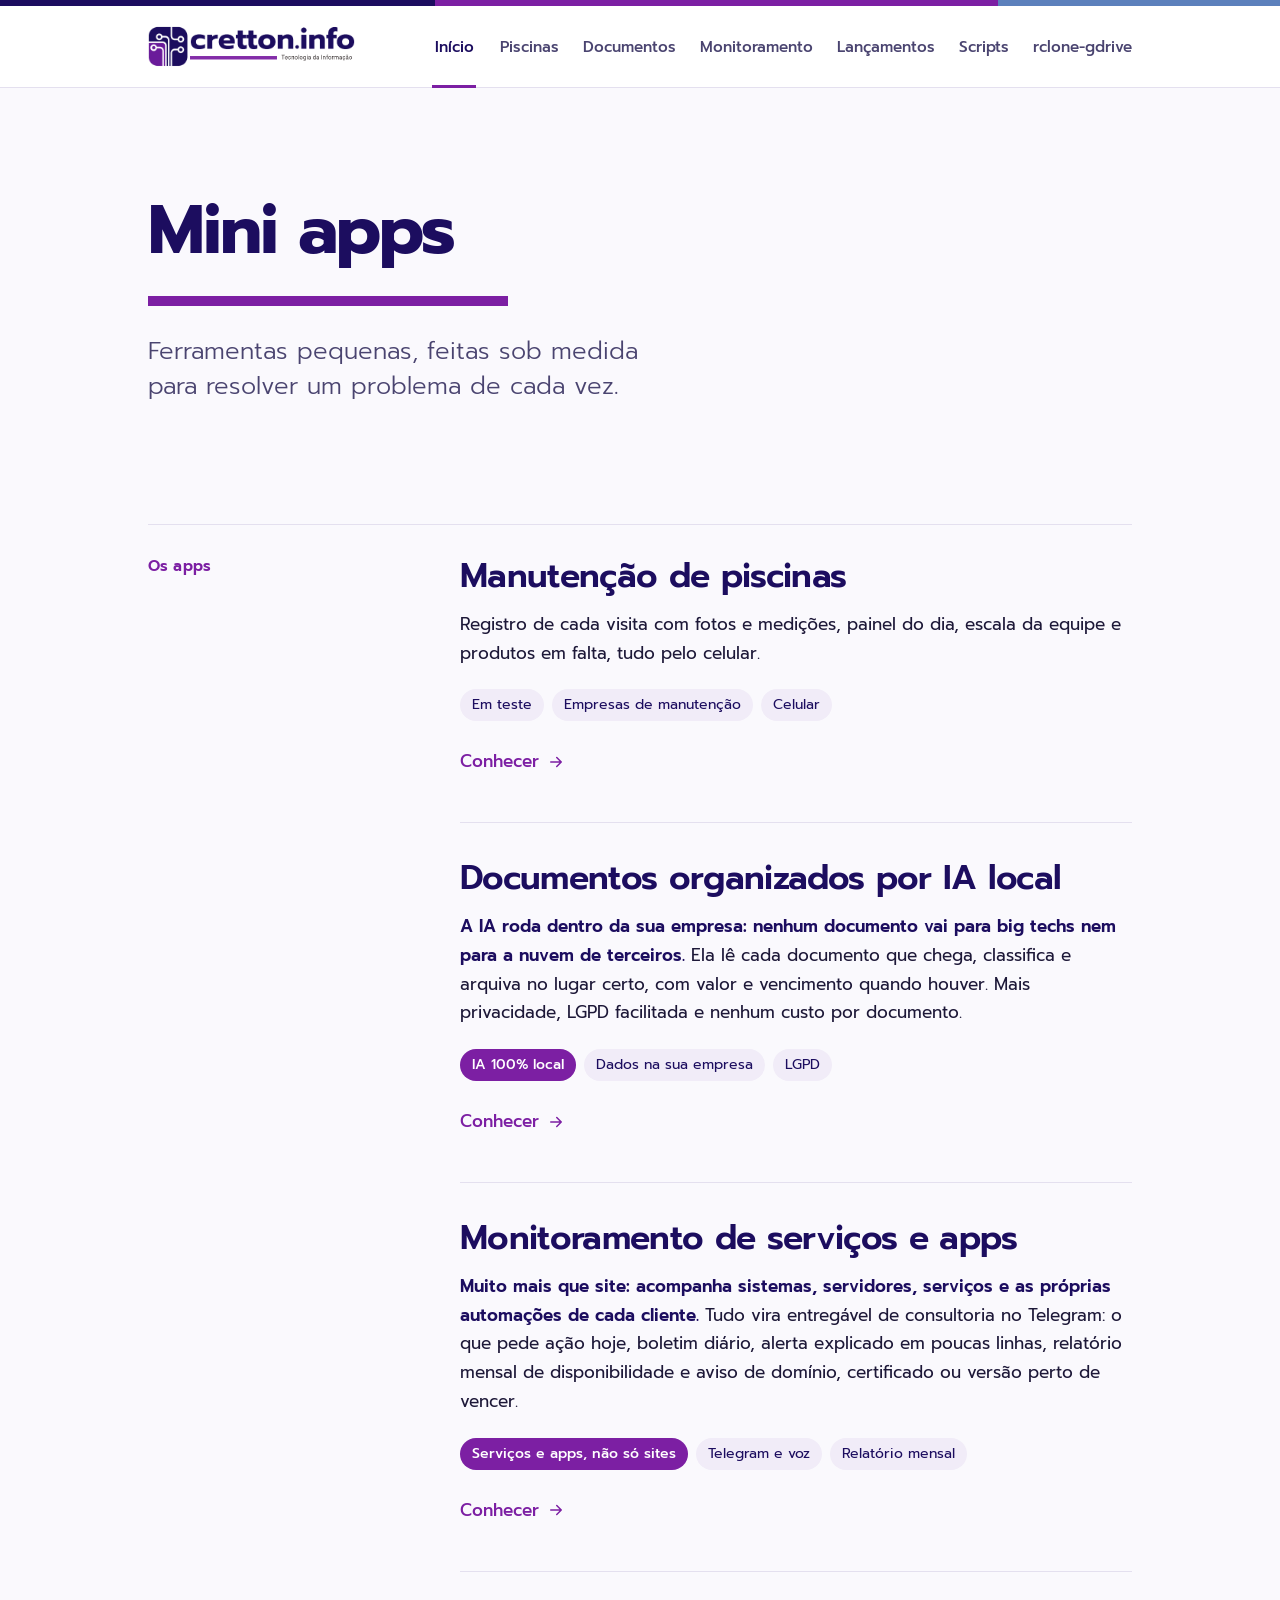
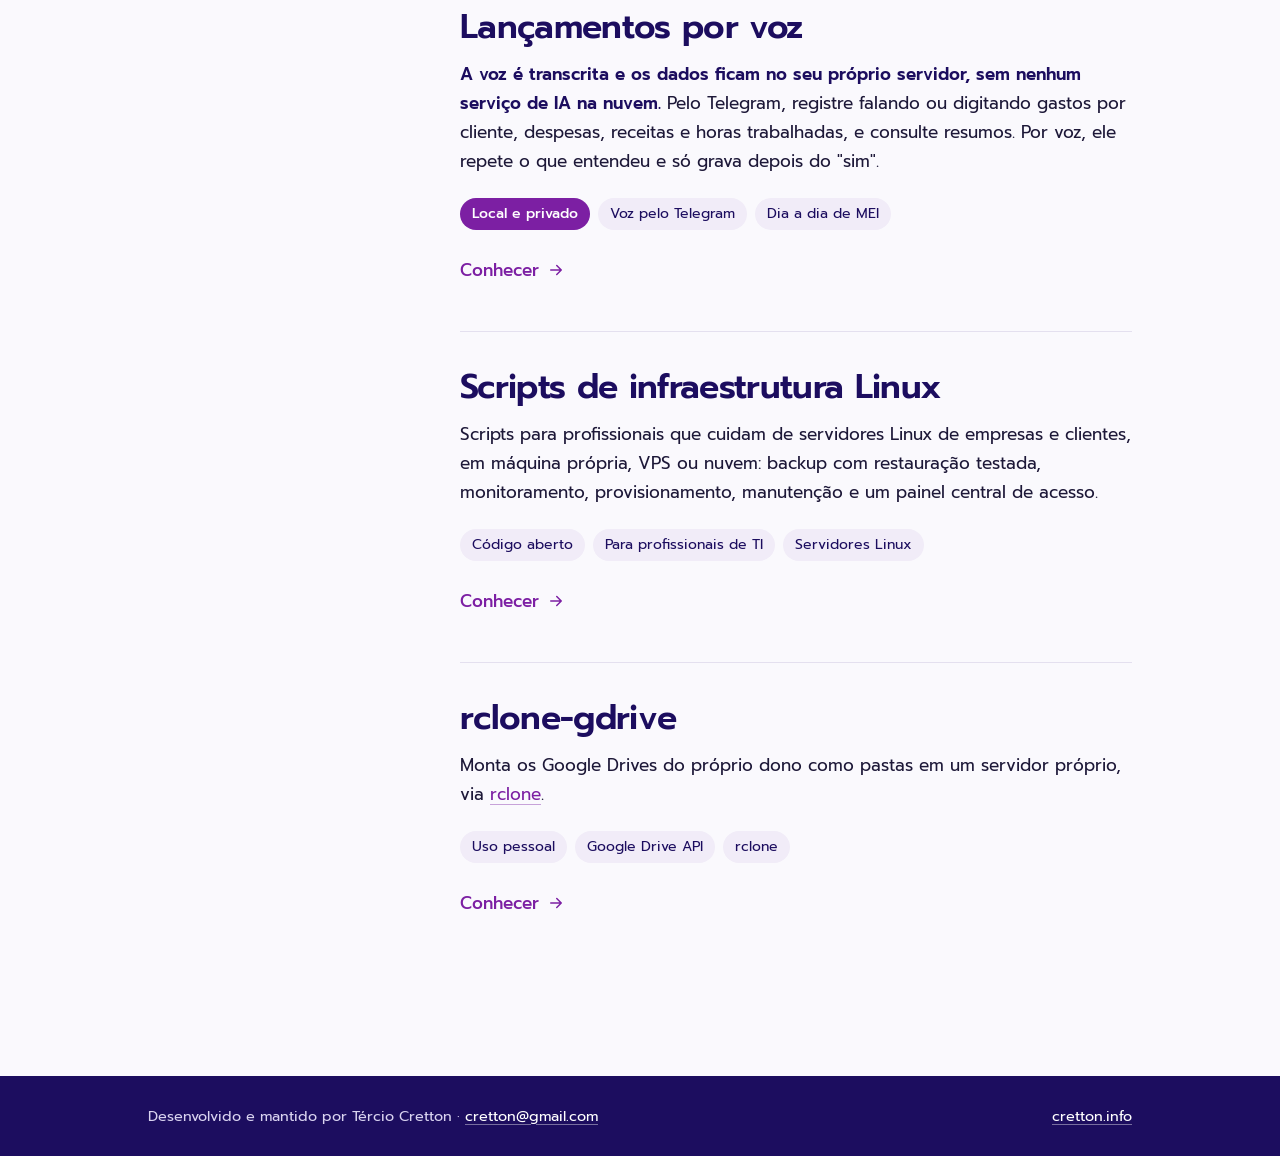
<file: index.html>
<!doctype html>
<html lang="pt-BR">
<head>
<meta charset="utf-8">
<meta name="viewport" content="width=device-width,initial-scale=1">
<title>Mini apps · Tércio Cretton · cretton.info</title>
<meta name="description" content="Mini apps feitos por Tércio Cretton (cretton.info): ferramentas pequenas, sob medida, para resolver um problema de cada vez.">
<meta name="theme-color" content="#1c0d5f">
<meta property="og:type" content="website">
<meta property="og:title" content="Mini apps · cretton.info">
<meta property="og:description" content="Ferramentas pequenas, sob medida, para resolver um problema de cada vez.">
<meta property="og:url" content="https://tcretton.github.io/">
<meta property="og:image" content="https://tcretton.github.io/img/cretton-info-logo.png">
<meta property="og:locale" content="pt_BR">
<link rel="preconnect" href="https://fonts.googleapis.com">
<link rel="preconnect" href="https://fonts.gstatic.com" crossorigin>
<link rel="stylesheet" href="https://fonts.googleapis.com/css2?family=Prompt:wght@300;400;500;600;700&display=swap">
<link rel="stylesheet" href="style.css">
</head>
<body>
<a class="skip" href="#conteudo">Pular para o conteúdo</a>
<div class="brand-rail" aria-hidden="true"></div>
<header class="masthead masthead-apps">
  <div class="masthead-inner">
    <a class="logo" href="https://www.cretton.info/" aria-label="cretton.info, Tecnologia da Informação">
      <img src="img/cretton-info-logo.png" alt="cretton.info, Tecnologia da Informação" width="550" height="150">
    </a>
    <nav class="nav-apps" aria-label="Mini apps">
      <a href="./" aria-current="page">Início</a>
      <a href="piscinas/">Piscinas</a>
      <a href="documentos-ia/">Documentos</a>
      <a href="monitoramento/">Monitoramento</a>
      <a href="lancamentos-voz/">Lançamentos</a>
      <a href="scripts-linux/">Scripts</a>
      <a href="rclone-gdrive/">rclone-gdrive</a>
    </nav>
  </div>
</header>

<main id="conteudo">
  <h1 class="sys-title">Mini apps</h1>
  <span class="bar" aria-hidden="true"></span>
  <p class="lede">Ferramentas pequenas, feitas sob medida para resolver um problema de cada vez.</p>

  <section class="tools" aria-labelledby="apps">
    <h2 id="apps">Os apps</h2>
    <div class="tool-list">
      <article class="tool">
        <h3><a class="tool-link" href="piscinas/">Manutenção de piscinas</a></h3>
        <p>Registro de cada visita com fotos e medições, painel do dia, escala da equipe e produtos em falta, tudo pelo celular.</p>
        <ul class="facts" aria-label="Características">
          <li>Em teste</li>
          <li>Empresas de manutenção</li>
          <li>Celular</li>
        </ul>
        <a class="more" href="piscinas/" aria-hidden="true" tabindex="-1">Conhecer
          <svg viewBox="0 0 24 24" fill="none" stroke="currentColor" stroke-width="2" stroke-linecap="round" stroke-linejoin="round" aria-hidden="true"><path d="M5 12h14M13 6l6 6-6 6"/></svg>
        </a>
      </article>
      <article class="tool">
        <h3><a class="tool-link" href="documentos-ia/">Documentos organizados por IA local</a></h3>
        <p><strong>A IA roda dentro da sua empresa: nenhum documento vai para big techs nem para a nuvem de terceiros.</strong> Ela lê cada documento que chega, classifica e arquiva no lugar certo, com valor e vencimento quando houver. Mais privacidade, LGPD facilitada e nenhum custo por documento.</p>
        <ul class="facts" aria-label="Características">
          <li class="forte">IA 100% local</li>
          <li>Dados na sua empresa</li>
          <li>LGPD</li>
        </ul>
        <a class="more" href="documentos-ia/" aria-hidden="true" tabindex="-1">Conhecer
          <svg viewBox="0 0 24 24" fill="none" stroke="currentColor" stroke-width="2" stroke-linecap="round" stroke-linejoin="round" aria-hidden="true"><path d="M5 12h14M13 6l6 6-6 6"/></svg>
        </a>
      </article>
      <article class="tool">
        <h3><a class="tool-link" href="monitoramento/">Monitoramento de serviços e apps</a></h3>
        <p><strong>Muito mais que site: acompanha sistemas, servidores, serviços e as próprias automações de cada cliente.</strong> Tudo vira entregável de consultoria no Telegram: o que pede ação hoje, boletim diário, alerta explicado em poucas linhas, relatório mensal de disponibilidade e aviso de domínio, certificado ou versão perto de vencer.</p>
        <ul class="facts" aria-label="Características">
          <li class="forte">Serviços e apps, não só sites</li>
          <li>Telegram e voz</li>
          <li>Relatório mensal</li>
        </ul>
        <a class="more" href="monitoramento/" aria-hidden="true" tabindex="-1">Conhecer
          <svg viewBox="0 0 24 24" fill="none" stroke="currentColor" stroke-width="2" stroke-linecap="round" stroke-linejoin="round" aria-hidden="true"><path d="M5 12h14M13 6l6 6-6 6"/></svg>
        </a>
      </article>
      <article class="tool">
        <h3><a class="tool-link" href="lancamentos-voz/">Lançamentos por voz</a></h3>
        <p><strong>A voz é transcrita e os dados ficam no seu próprio servidor, sem nenhum serviço de IA na nuvem.</strong> Pelo Telegram, registre falando ou digitando gastos por cliente, despesas, receitas e horas trabalhadas, e consulte resumos. Por voz, ele repete o que entendeu e só grava depois do "sim".</p>
        <ul class="facts" aria-label="Características">
          <li class="forte">Local e privado</li>
          <li>Voz pelo Telegram</li>
          <li>Dia a dia de MEI</li>
        </ul>
        <a class="more" href="lancamentos-voz/" aria-hidden="true" tabindex="-1">Conhecer
          <svg viewBox="0 0 24 24" fill="none" stroke="currentColor" stroke-width="2" stroke-linecap="round" stroke-linejoin="round" aria-hidden="true"><path d="M5 12h14M13 6l6 6-6 6"/></svg>
        </a>
      </article>
      <article class="tool">
        <h3><a class="tool-link" href="scripts-linux/">Scripts de infraestrutura Linux</a></h3>
        <p>Scripts para profissionais que cuidam de servidores Linux de empresas e clientes, em máquina própria, VPS ou nuvem: backup com restauração testada, monitoramento, provisionamento, manutenção e um painel central de acesso.</p>
        <ul class="facts" aria-label="Características">
          <li>Código aberto</li>
          <li>Para profissionais de TI</li>
          <li>Servidores Linux</li>
        </ul>
        <a class="more" href="scripts-linux/" aria-hidden="true" tabindex="-1">Conhecer
          <svg viewBox="0 0 24 24" fill="none" stroke="currentColor" stroke-width="2" stroke-linecap="round" stroke-linejoin="round" aria-hidden="true"><path d="M5 12h14M13 6l6 6-6 6"/></svg>
        </a>
      </article>
      <article class="tool">
        <h3><a class="tool-link" href="rclone-gdrive/">rclone-gdrive</a></h3>
        <p>Monta os Google Drives do próprio dono como pastas em um servidor próprio, via <a href="https://rclone.org">rclone</a>.</p>
        <ul class="facts" aria-label="Características">
          <li>Uso pessoal</li>
          <li>Google Drive API</li>
          <li>rclone</li>
        </ul>
        <a class="more" href="rclone-gdrive/" aria-hidden="true" tabindex="-1">Conhecer
          <svg viewBox="0 0 24 24" fill="none" stroke="currentColor" stroke-width="2" stroke-linecap="round" stroke-linejoin="round" aria-hidden="true"><path d="M5 12h14M13 6l6 6-6 6"/></svg>
        </a>
      </article>
    </div>
  </section>
</main>

<footer class="footer">
  <div class="footer-inner">
    <p>Desenvolvido e mantido por Tércio Cretton · <a href="mailto:cretton@gmail.com">cretton@gmail.com</a></p>
    <p><a href="https://www.cretton.info/">cretton.info</a></p>
  </div>
</footer>
</body>
</html>
</file>
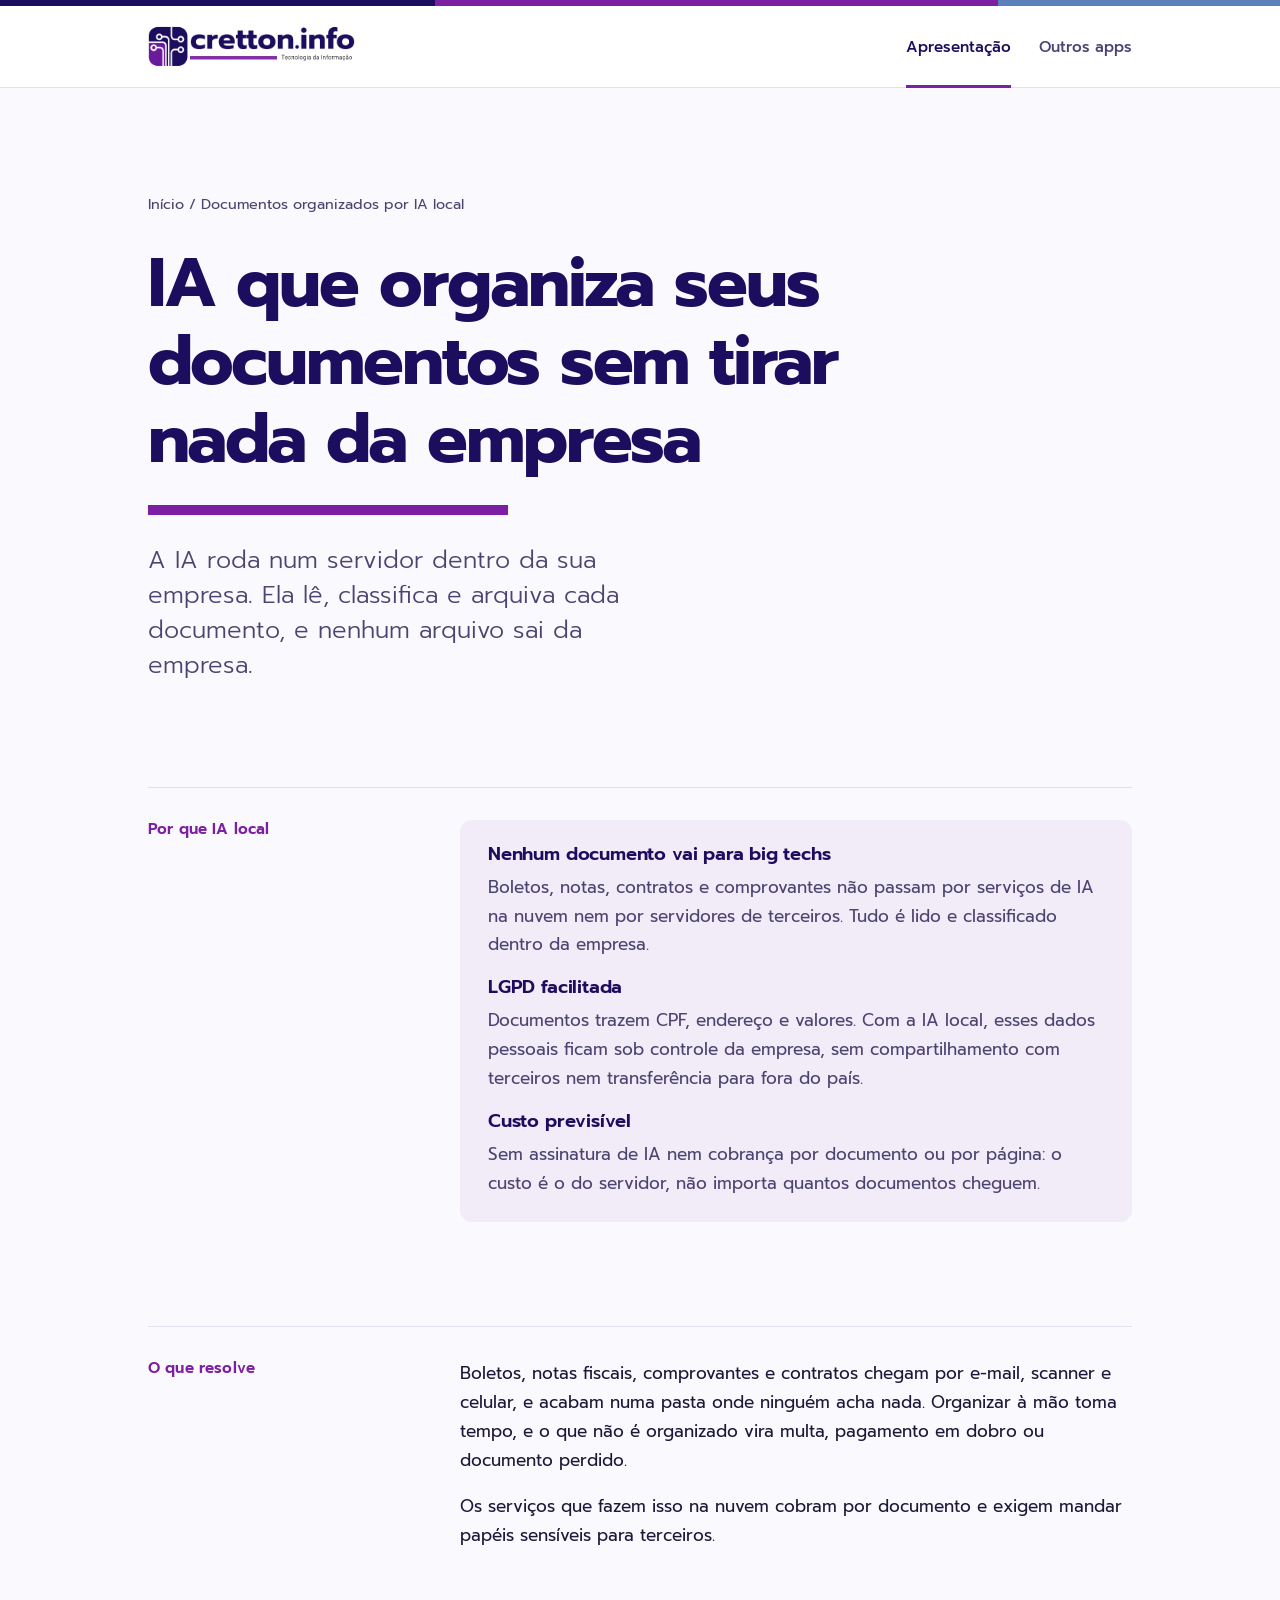
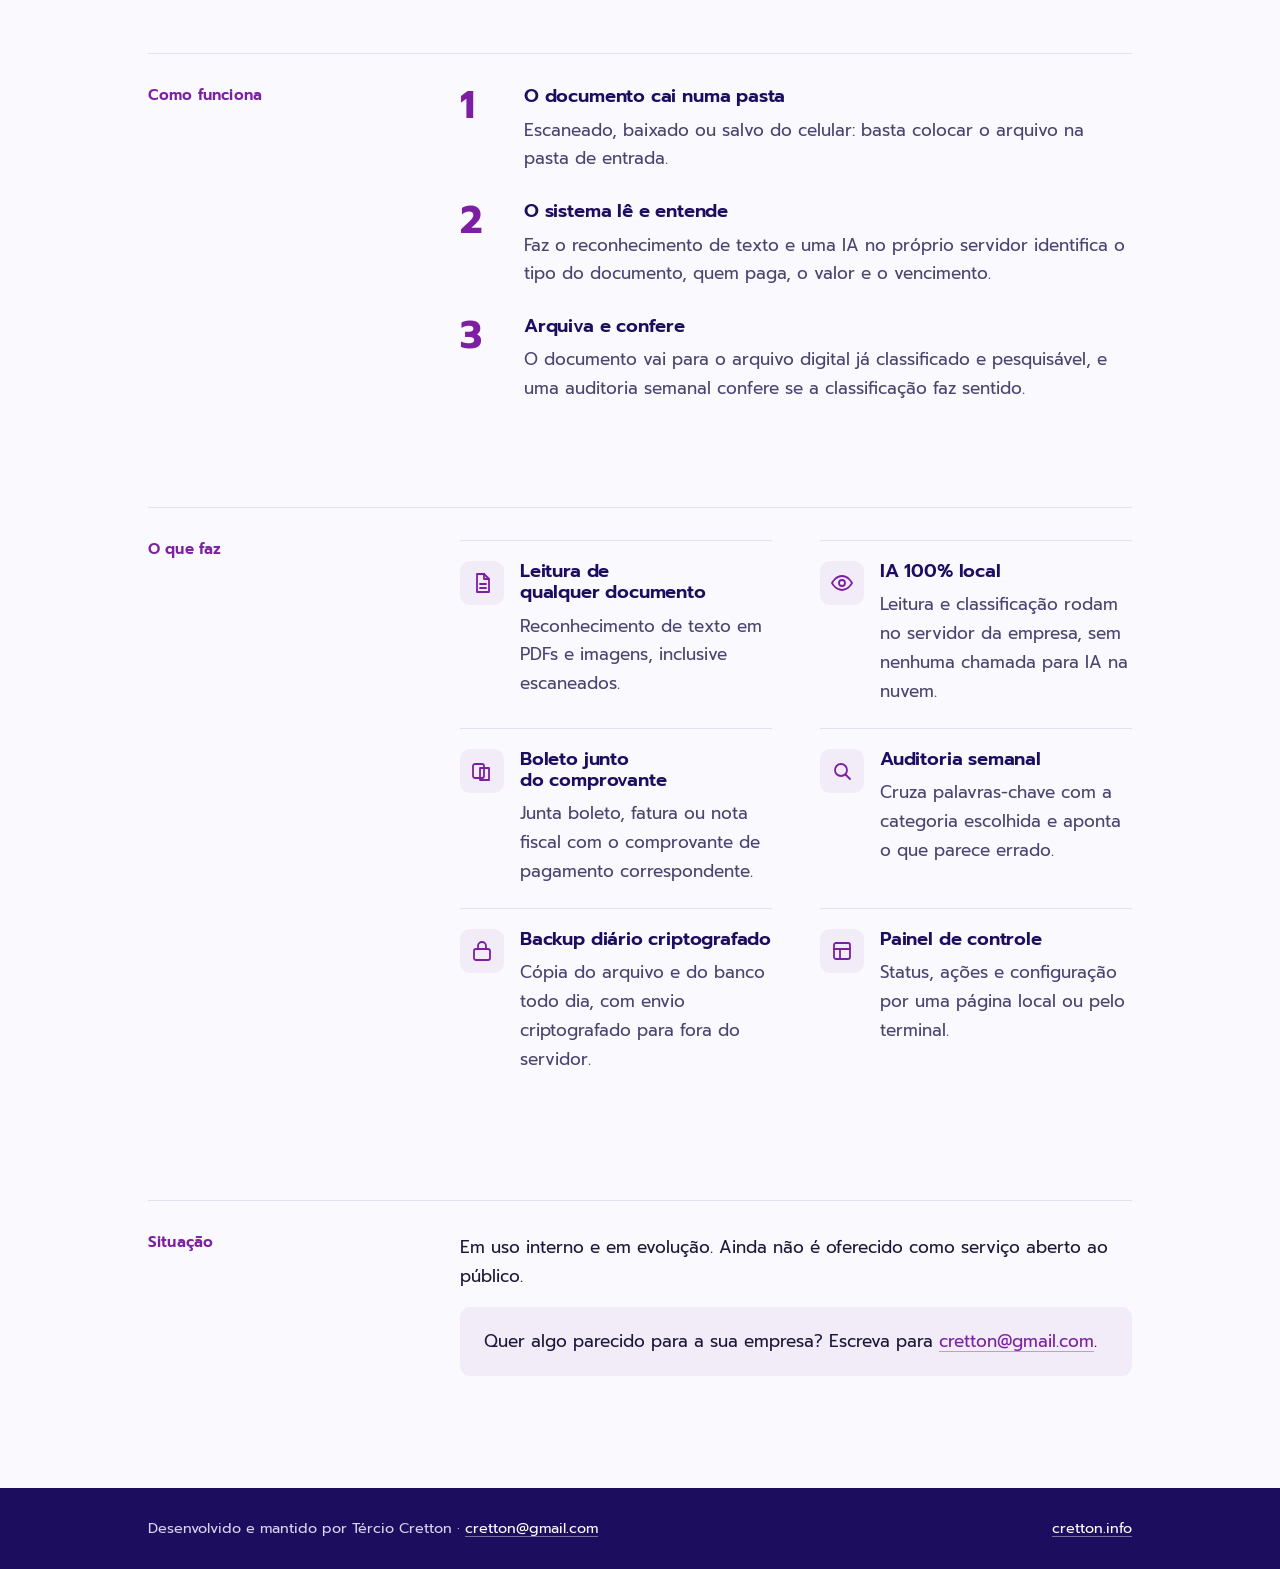
<file: documentos-ia/index.html>
<!doctype html>
<html lang="pt-BR">
<head>
<meta charset="utf-8">
<meta name="viewport" content="width=device-width,initial-scale=1">
<title>Documentos organizados por IA local · cretton.info</title>
<meta name="description" content="IA 100% local que lê, classifica e arquiva os documentos da empresa. Nenhum documento vai para big techs nem para a nuvem de terceiros: mais privacidade e LGPD facilitada.">
<meta name="theme-color" content="#1c0d5f">
<meta property="og:type" content="website">
<meta property="og:title" content="IA que organiza seus documentos sem tirar nada da empresa">
<meta property="og:description" content="IA 100% local que lê, classifica e arquiva os documentos da empresa. Nenhum documento vai para big techs nem para a nuvem de terceiros: mais privacidade e LGPD facilitada.">
<meta property="og:url" content="https://tcretton.github.io/documentos-ia/">
<meta property="og:image" content="https://tcretton.github.io/img/cretton-info-logo.png">
<meta property="og:locale" content="pt_BR">
<link rel="preconnect" href="https://fonts.googleapis.com">
<link rel="preconnect" href="https://fonts.gstatic.com" crossorigin>
<link rel="stylesheet" href="https://fonts.googleapis.com/css2?family=Prompt:wght@300;400;500;600;700&display=swap">
<link rel="stylesheet" href="../style.css">
</head>
<body>
<a class="skip" href="#conteudo">Pular para o conteúdo</a>
<div class="brand-rail" aria-hidden="true"></div>
<header class="masthead">
  <div class="masthead-inner">
    <a class="logo" href="https://www.cretton.info/" aria-label="cretton.info, Tecnologia da Informação">
      <img src="../img/cretton-info-logo.png" alt="cretton.info, Tecnologia da Informação" width="550" height="150">
    </a>
    <nav aria-label="Páginas de Documentos organizados por IA local">
      <a href="./" aria-current="page">Apresentação</a>
      <a href="../">Outros apps</a>
    </nav>
  </div>
</header>

<main id="conteudo">
  <p class="crumbs"><a href="../">Início</a> / Documentos organizados por IA local</p>
  <h1 class="sys-title">IA que organiza seus documentos sem tirar nada da empresa</h1>
  <span class="bar" aria-hidden="true"></span>
  <p class="lede">A IA roda num servidor dentro da sua empresa. Ela lê, classifica e arquiva cada documento, e nenhum arquivo sai da empresa.</p>

  <section class="sys" aria-labelledby="porque">
    <h2 id="porque">Por que IA local</h2>
    <ul class="porque">
      <li>
        <h3>Nenhum documento vai para big techs</h3>
        <p>Boletos, notas, contratos e comprovantes não passam por serviços de IA na nuvem nem por servidores de terceiros. Tudo é lido e classificado dentro da empresa.</p>
      </li>
      <li>
        <h3>LGPD facilitada</h3>
        <p>Documentos trazem CPF, endereço e valores. Com a IA local, esses dados pessoais ficam sob controle da empresa, sem compartilhamento com terceiros nem transferência para fora do país.</p>
      </li>
      <li>
        <h3>Custo previsível</h3>
        <p>Sem assinatura de IA nem cobrança por documento ou por página: o custo é o do servidor, não importa quantos documentos cheguem.</p>
      </li>
    </ul>
  </section>

  <section class="sys" aria-labelledby="problema">
    <h2 id="problema">O que resolve</h2>
    <div class="sys-body">
      <p>Boletos, notas fiscais, comprovantes e contratos chegam por e-mail, scanner e celular, e acabam numa pasta onde ninguém acha nada. Organizar à mão toma tempo, e o que não é organizado vira multa, pagamento em dobro ou documento perdido.</p>
      <p>Os serviços que fazem isso na nuvem cobram por documento e exigem mandar papéis sensíveis para terceiros.</p>
    </div>
  </section>

  <section class="sys" aria-labelledby="como">
    <h2 id="como">Como funciona</h2>
    <ol class="steps">
      <li>
        <h3>O documento cai numa pasta</h3>
        <p>Escaneado, baixado ou salvo do celular: basta colocar o arquivo na pasta de entrada.</p>
      </li>
      <li>
        <h3>O sistema lê e entende</h3>
        <p>Faz o reconhecimento de texto e uma IA no próprio servidor identifica o tipo do documento, quem paga, o valor e o vencimento.</p>
      </li>
      <li>
        <h3>Arquiva e confere</h3>
        <p>O documento vai para o arquivo digital já classificado e pesquisável, e uma auditoria semanal confere se a classificação faz sentido.</p>
      </li>
    </ol>
  </section>

  <section class="sys" aria-labelledby="recursos">
    <h2 id="recursos">O que faz</h2>
    <ul class="feats">
      <li>
        <svg viewBox="0 0 24 24" aria-hidden="true"><path d="M7 3h7l5 5v13H7z"/><path d="M14 3v5h5M10 13h6M10 17h6"/></svg>
        <h3>Leitura de qualquer documento</h3>
        <p>Reconhecimento de texto em PDFs e imagens, inclusive escaneados.</p>
      </li>
      <li>
        <svg viewBox="0 0 24 24" aria-hidden="true"><path d="M2 12s3.5-7 10-7 10 7 10 7-3.5 7-10 7S2 12 2 12z"/><circle cx="12" cy="12" r="3"/></svg>
        <h3>IA 100% local</h3>
        <p>Leitura e classificação rodam no servidor da empresa, sem nenhuma chamada para IA na nuvem.</p>
      </li>
      <li>
        <svg viewBox="0 0 24 24" aria-hidden="true"><rect x="3" y="5" width="11" height="14" rx="2"/><path d="M10 9h9v12h-9z"/></svg>
        <h3>Boleto junto do comprovante</h3>
        <p>Junta boleto, fatura ou nota fiscal com o comprovante de pagamento correspondente.</p>
      </li>
      <li>
        <svg viewBox="0 0 24 24" aria-hidden="true"><circle cx="11" cy="11" r="6"/><path d="M20 20l-4.5-4.5"/></svg>
        <h3>Auditoria semanal</h3>
        <p>Cruza palavras-chave com a categoria escolhida e aponta o que parece errado.</p>
      </li>
      <li>
        <svg viewBox="0 0 24 24" aria-hidden="true"><rect x="4" y="10" width="16" height="11" rx="2"/><path d="M8 10V7a4 4 0 0 1 8 0v3"/></svg>
        <h3>Backup diário criptografado</h3>
        <p>Cópia do arquivo e do banco todo dia, com envio criptografado para fora do servidor.</p>
      </li>
      <li>
        <svg viewBox="0 0 24 24" aria-hidden="true"><rect x="4" y="4" width="16" height="16" rx="2"/><path d="M4 10h16M10 10v10"/></svg>
        <h3>Painel de controle</h3>
        <p>Status, ações e configuração por uma página local ou pelo terminal.</p>
      </li>
    </ul>
  </section>

  <section class="sys" aria-labelledby="situacao">
    <h2 id="situacao">Situação</h2>
    <div class="sys-body">
      <p>Em uso interno e em evolução. Ainda não é oferecido como serviço aberto ao público.</p>
      <p class="sys-contact">Quer algo parecido para a sua empresa? Escreva para <a href="mailto:cretton@gmail.com">cretton@gmail.com</a>.</p>
    </div>
  </section>
</main>

<footer class="footer">
  <div class="footer-inner">
    <p>Desenvolvido e mantido por Tércio Cretton · <a href="mailto:cretton@gmail.com">cretton@gmail.com</a></p>
    <p><a href="https://www.cretton.info/">cretton.info</a></p>
  </div>
</footer>
</body>
</html>
</file>
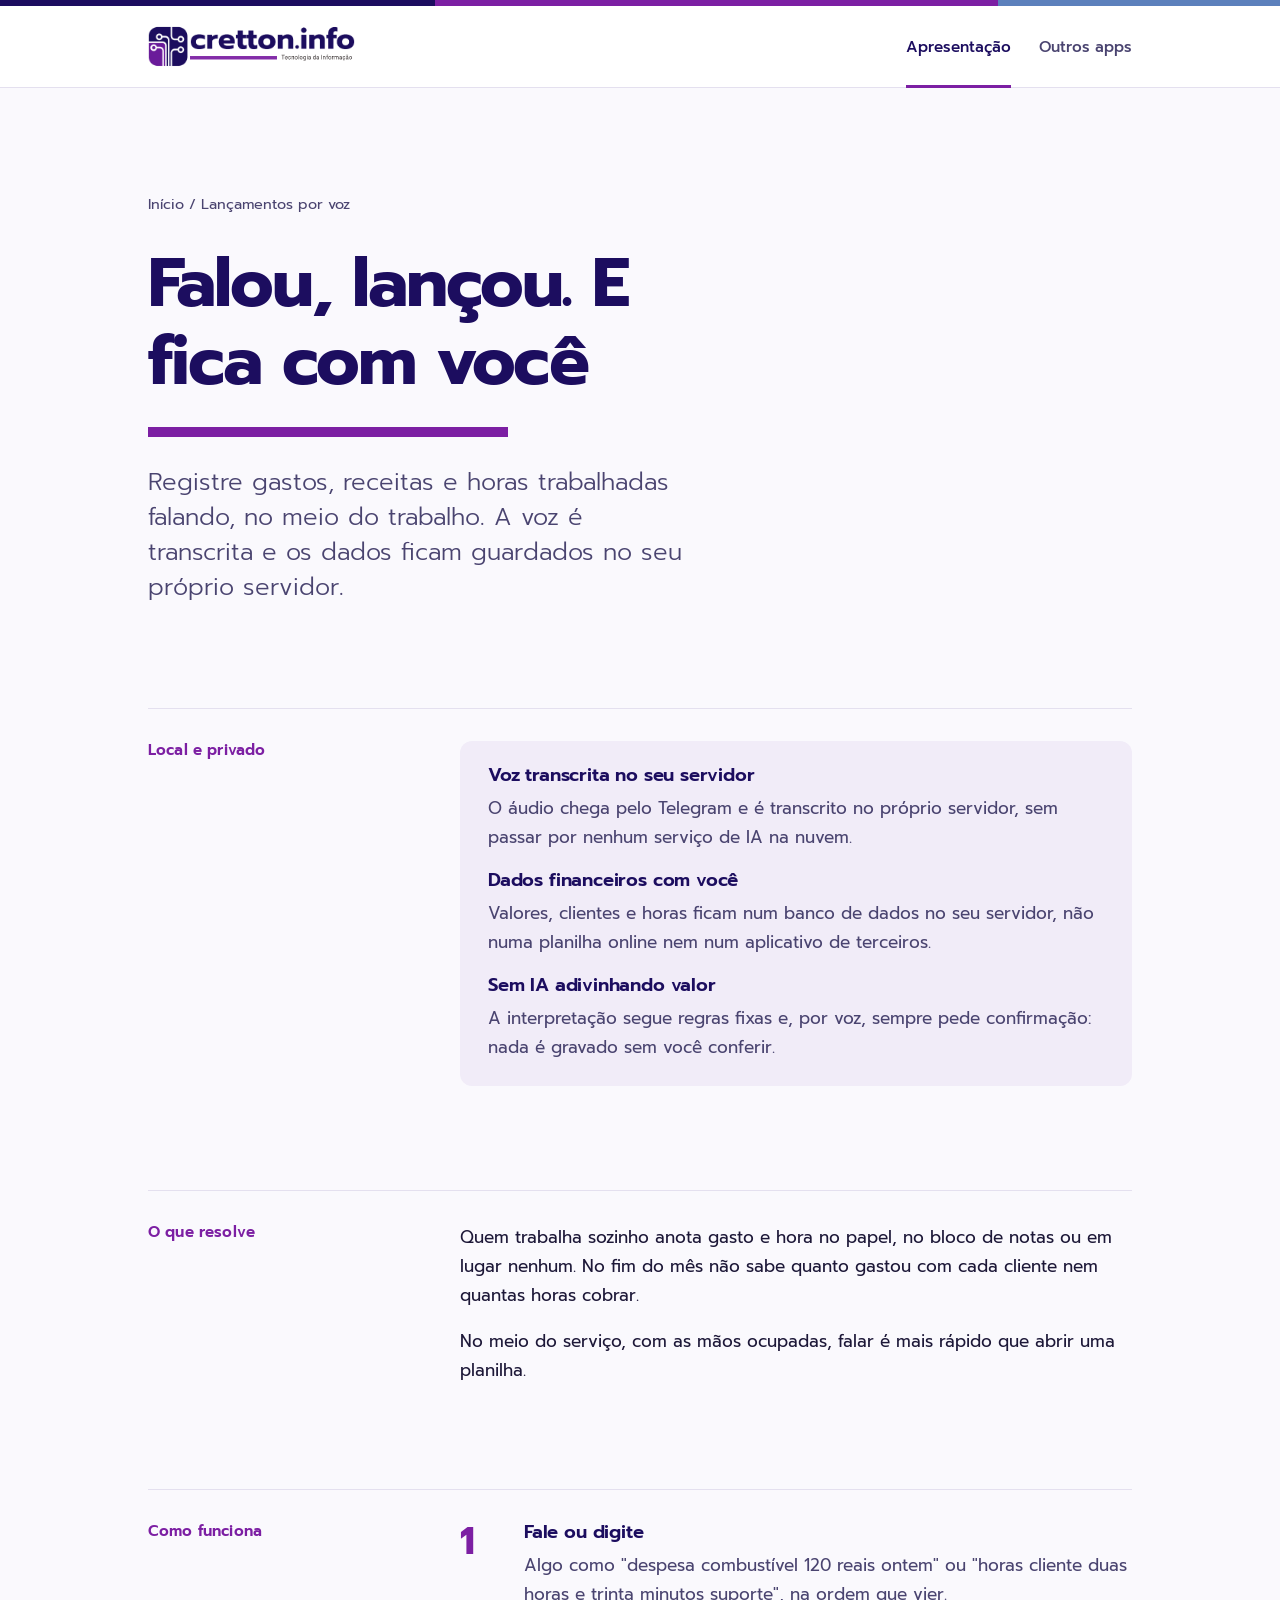
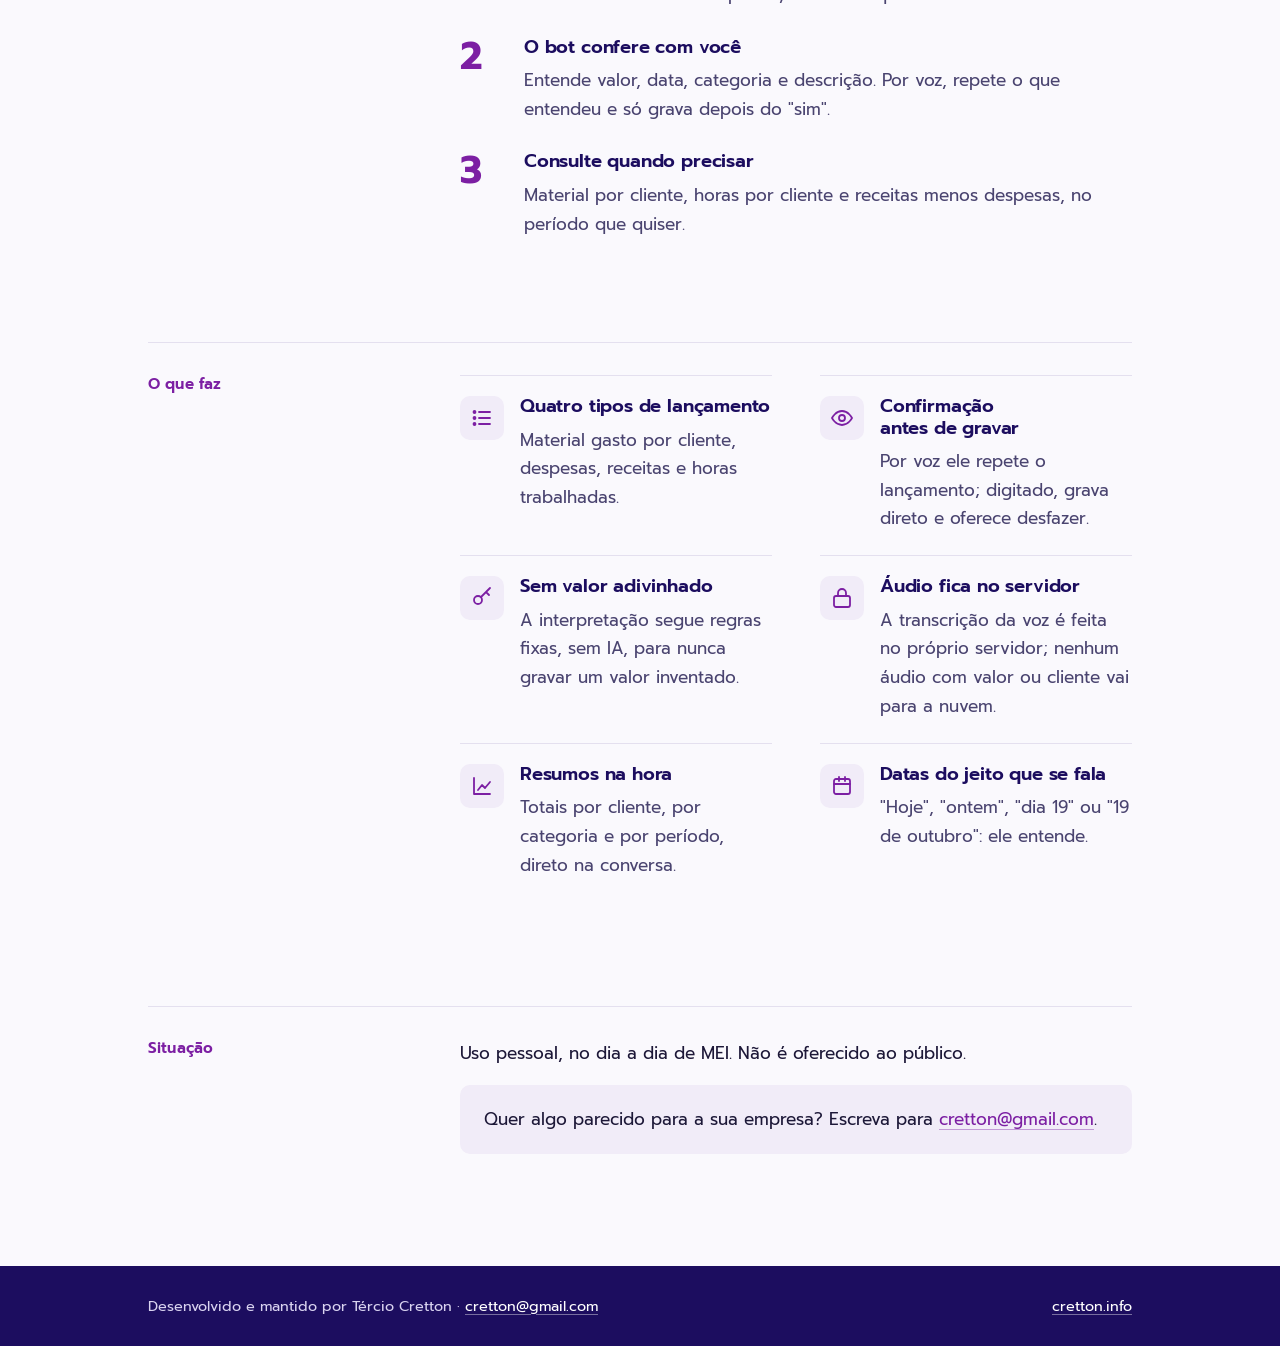
<file: lancamentos-voz/index.html>
<!doctype html>
<html lang="pt-BR">
<head>
<meta charset="utf-8">
<meta name="viewport" content="width=device-width,initial-scale=1">
<title>Lançamentos por voz · cretton.info</title>
<meta name="description" content="Bot no Telegram para registrar por voz ou texto gastos, receitas e horas. Transcrição e dados no próprio servidor, sem serviço de IA na nuvem.">
<meta name="theme-color" content="#1c0d5f">
<meta property="og:type" content="website">
<meta property="og:title" content="Falou, lançou. E fica com você">
<meta property="og:description" content="Bot no Telegram para registrar por voz ou texto gastos, receitas e horas. Transcrição e dados no próprio servidor, sem serviço de IA na nuvem.">
<meta property="og:url" content="https://tcretton.github.io/lancamentos-voz/">
<meta property="og:image" content="https://tcretton.github.io/img/cretton-info-logo.png">
<meta property="og:locale" content="pt_BR">
<link rel="preconnect" href="https://fonts.googleapis.com">
<link rel="preconnect" href="https://fonts.gstatic.com" crossorigin>
<link rel="stylesheet" href="https://fonts.googleapis.com/css2?family=Prompt:wght@300;400;500;600;700&display=swap">
<link rel="stylesheet" href="../style.css">
</head>
<body>
<a class="skip" href="#conteudo">Pular para o conteúdo</a>
<div class="brand-rail" aria-hidden="true"></div>
<header class="masthead">
  <div class="masthead-inner">
    <a class="logo" href="https://www.cretton.info/" aria-label="cretton.info, Tecnologia da Informação">
      <img src="../img/cretton-info-logo.png" alt="cretton.info, Tecnologia da Informação" width="550" height="150">
    </a>
    <nav aria-label="Páginas de Lançamentos por voz">
      <a href="./" aria-current="page">Apresentação</a>
      <a href="../">Outros apps</a>
    </nav>
  </div>
</header>

<main id="conteudo">
  <p class="crumbs"><a href="../">Início</a> / Lançamentos por voz</p>
  <h1 class="sys-title">Falou, lançou. E fica com você</h1>
  <span class="bar" aria-hidden="true"></span>
  <p class="lede">Registre gastos, receitas e horas trabalhadas falando, no meio do trabalho. A voz é transcrita e os dados ficam guardados no seu próprio servidor.</p>

  <section class="sys" aria-labelledby="porque">
    <h2 id="porque">Local e privado</h2>
    <ul class="porque">
      <li>
        <h3>Voz transcrita no seu servidor</h3>
        <p>O áudio chega pelo Telegram e é transcrito no próprio servidor, sem passar por nenhum serviço de IA na nuvem.</p>
      </li>
      <li>
        <h3>Dados financeiros com você</h3>
        <p>Valores, clientes e horas ficam num banco de dados no seu servidor, não numa planilha online nem num aplicativo de terceiros.</p>
      </li>
      <li>
        <h3>Sem IA adivinhando valor</h3>
        <p>A interpretação segue regras fixas e, por voz, sempre pede confirmação: nada é gravado sem você conferir.</p>
      </li>
    </ul>
  </section>

  <section class="sys" aria-labelledby="problema">
    <h2 id="problema">O que resolve</h2>
    <div class="sys-body">
      <p>Quem trabalha sozinho anota gasto e hora no papel, no bloco de notas ou em lugar nenhum. No fim do mês não sabe quanto gastou com cada cliente nem quantas horas cobrar.</p>
      <p>No meio do serviço, com as mãos ocupadas, falar é mais rápido que abrir uma planilha.</p>
    </div>
  </section>

  <section class="sys" aria-labelledby="como">
    <h2 id="como">Como funciona</h2>
    <ol class="steps">
      <li>
        <h3>Fale ou digite</h3>
        <p>Algo como &quot;despesa combustível 120 reais ontem&quot; ou &quot;horas cliente duas horas e trinta minutos suporte&quot;, na ordem que vier.</p>
      </li>
      <li>
        <h3>O bot confere com você</h3>
        <p>Entende valor, data, categoria e descrição. Por voz, repete o que entendeu e só grava depois do &quot;sim&quot;.</p>
      </li>
      <li>
        <h3>Consulte quando precisar</h3>
        <p>Material por cliente, horas por cliente e receitas menos despesas, no período que quiser.</p>
      </li>
    </ol>
  </section>

  <section class="sys" aria-labelledby="recursos">
    <h2 id="recursos">O que faz</h2>
    <ul class="feats">
      <li>
        <svg viewBox="0 0 24 24" aria-hidden="true"><path d="M9 6h11M9 12h11M9 18h11"/><circle cx="4.5" cy="6" r="1"/><circle cx="4.5" cy="12" r="1"/><circle cx="4.5" cy="18" r="1"/></svg>
        <h3>Quatro tipos de lançamento</h3>
        <p>Material gasto por cliente, despesas, receitas e horas trabalhadas.</p>
      </li>
      <li>
        <svg viewBox="0 0 24 24" aria-hidden="true"><path d="M2 12s3.5-7 10-7 10 7 10 7-3.5 7-10 7S2 12 2 12z"/><circle cx="12" cy="12" r="3"/></svg>
        <h3>Confirmação antes de gravar</h3>
        <p>Por voz ele repete o lançamento; digitado, grava direto e oferece desfazer.</p>
      </li>
      <li>
        <svg viewBox="0 0 24 24" aria-hidden="true"><circle cx="8" cy="14" r="4"/><path d="M11 11l9-9M16 6l3 3"/></svg>
        <h3>Sem valor adivinhado</h3>
        <p>A interpretação segue regras fixas, sem IA, para nunca gravar um valor inventado.</p>
      </li>
      <li>
        <svg viewBox="0 0 24 24" aria-hidden="true"><rect x="4" y="10" width="16" height="11" rx="2"/><path d="M8 10V7a4 4 0 0 1 8 0v3"/></svg>
        <h3>Áudio fica no servidor</h3>
        <p>A transcrição da voz é feita no próprio servidor; nenhum áudio com valor ou cliente vai para a nuvem.</p>
      </li>
      <li>
        <svg viewBox="0 0 24 24" aria-hidden="true"><path d="M4 20V4M4 20h16"/><path d="M8 16l4-5 3 3 5-6"/></svg>
        <h3>Resumos na hora</h3>
        <p>Totais por cliente, por categoria e por período, direto na conversa.</p>
      </li>
      <li>
        <svg viewBox="0 0 24 24" aria-hidden="true"><rect x="4" y="5" width="16" height="15" rx="2"/><path d="M4 10h16M9 3v4M15 3v4"/></svg>
        <h3>Datas do jeito que se fala</h3>
        <p>&quot;Hoje&quot;, &quot;ontem&quot;, &quot;dia 19&quot; ou &quot;19 de outubro&quot;: ele entende.</p>
      </li>
    </ul>
  </section>

  <section class="sys" aria-labelledby="situacao">
    <h2 id="situacao">Situação</h2>
    <div class="sys-body">
      <p>Uso pessoal, no dia a dia de MEI. Não é oferecido ao público.</p>
      <p class="sys-contact">Quer algo parecido para a sua empresa? Escreva para <a href="mailto:cretton@gmail.com">cretton@gmail.com</a>.</p>
    </div>
  </section>
</main>

<footer class="footer">
  <div class="footer-inner">
    <p>Desenvolvido e mantido por Tércio Cretton · <a href="mailto:cretton@gmail.com">cretton@gmail.com</a></p>
    <p><a href="https://www.cretton.info/">cretton.info</a></p>
  </div>
</footer>
</body>
</html>
</file>
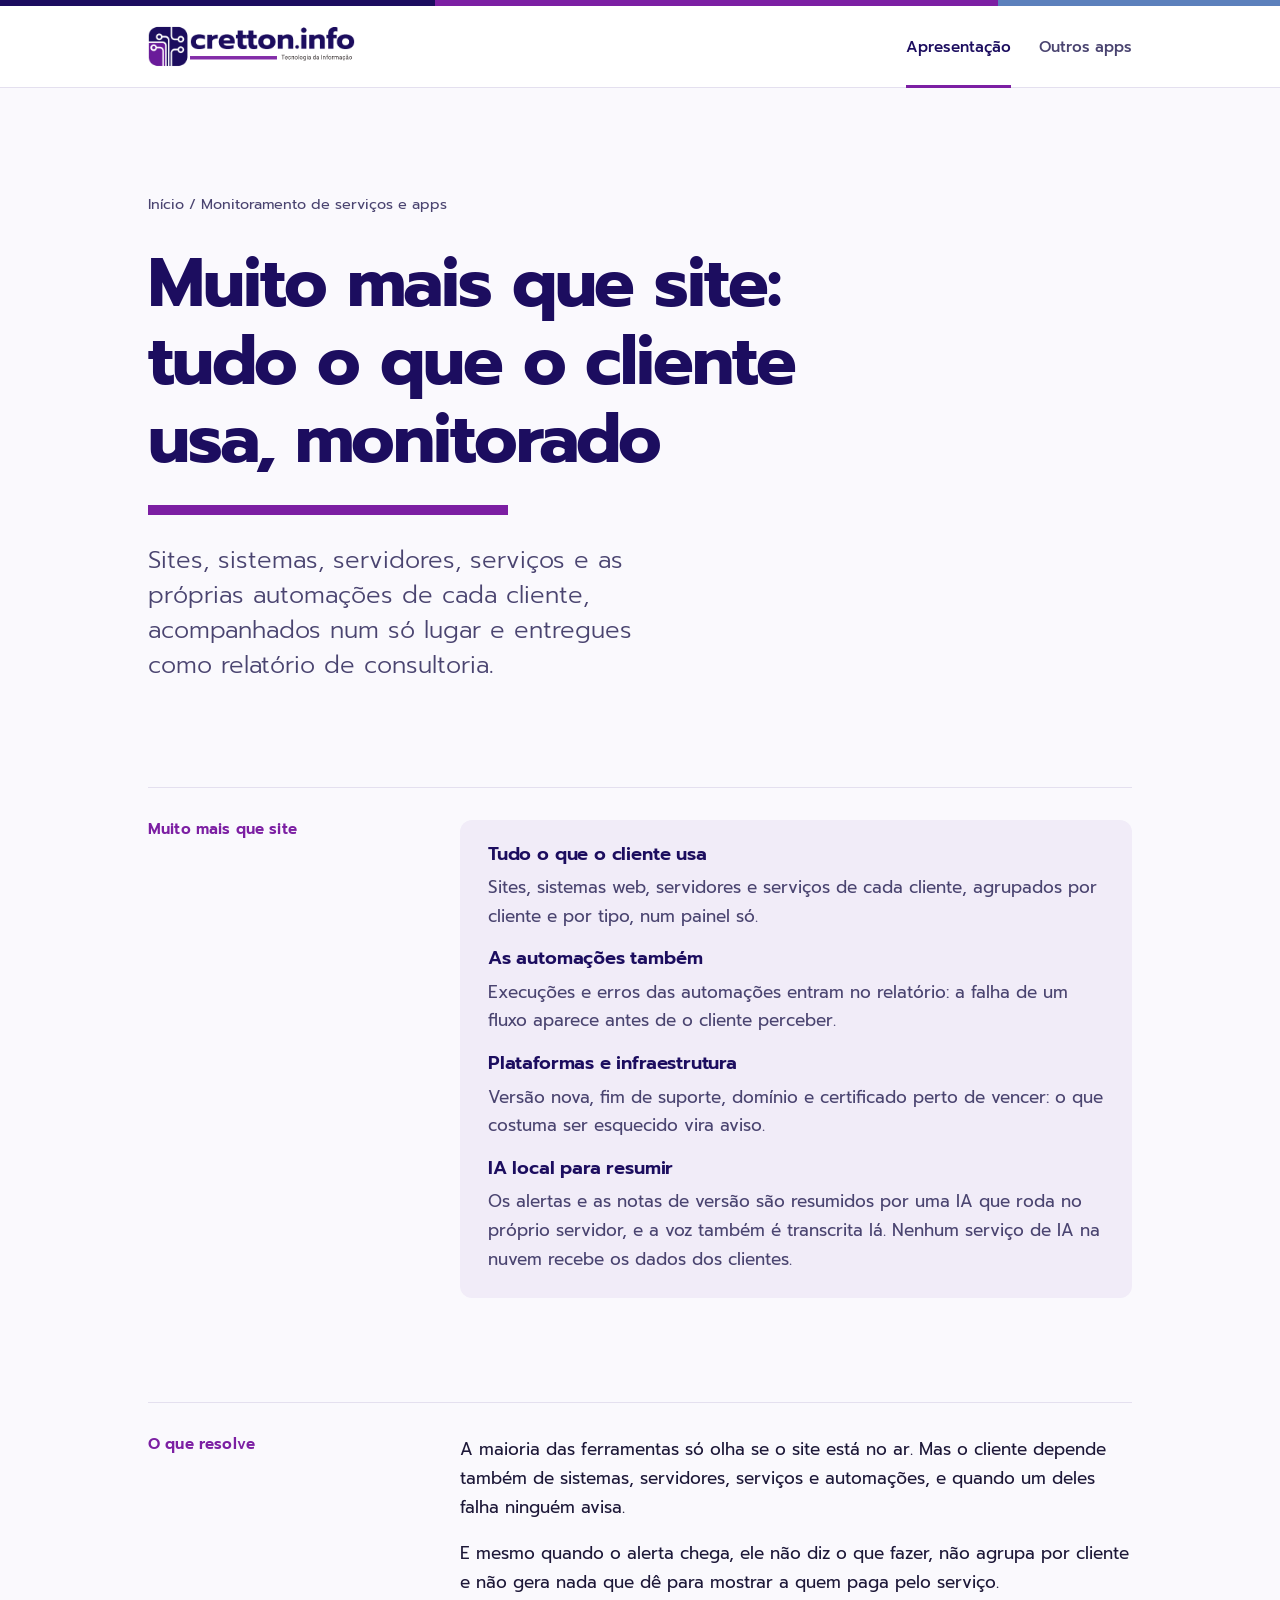
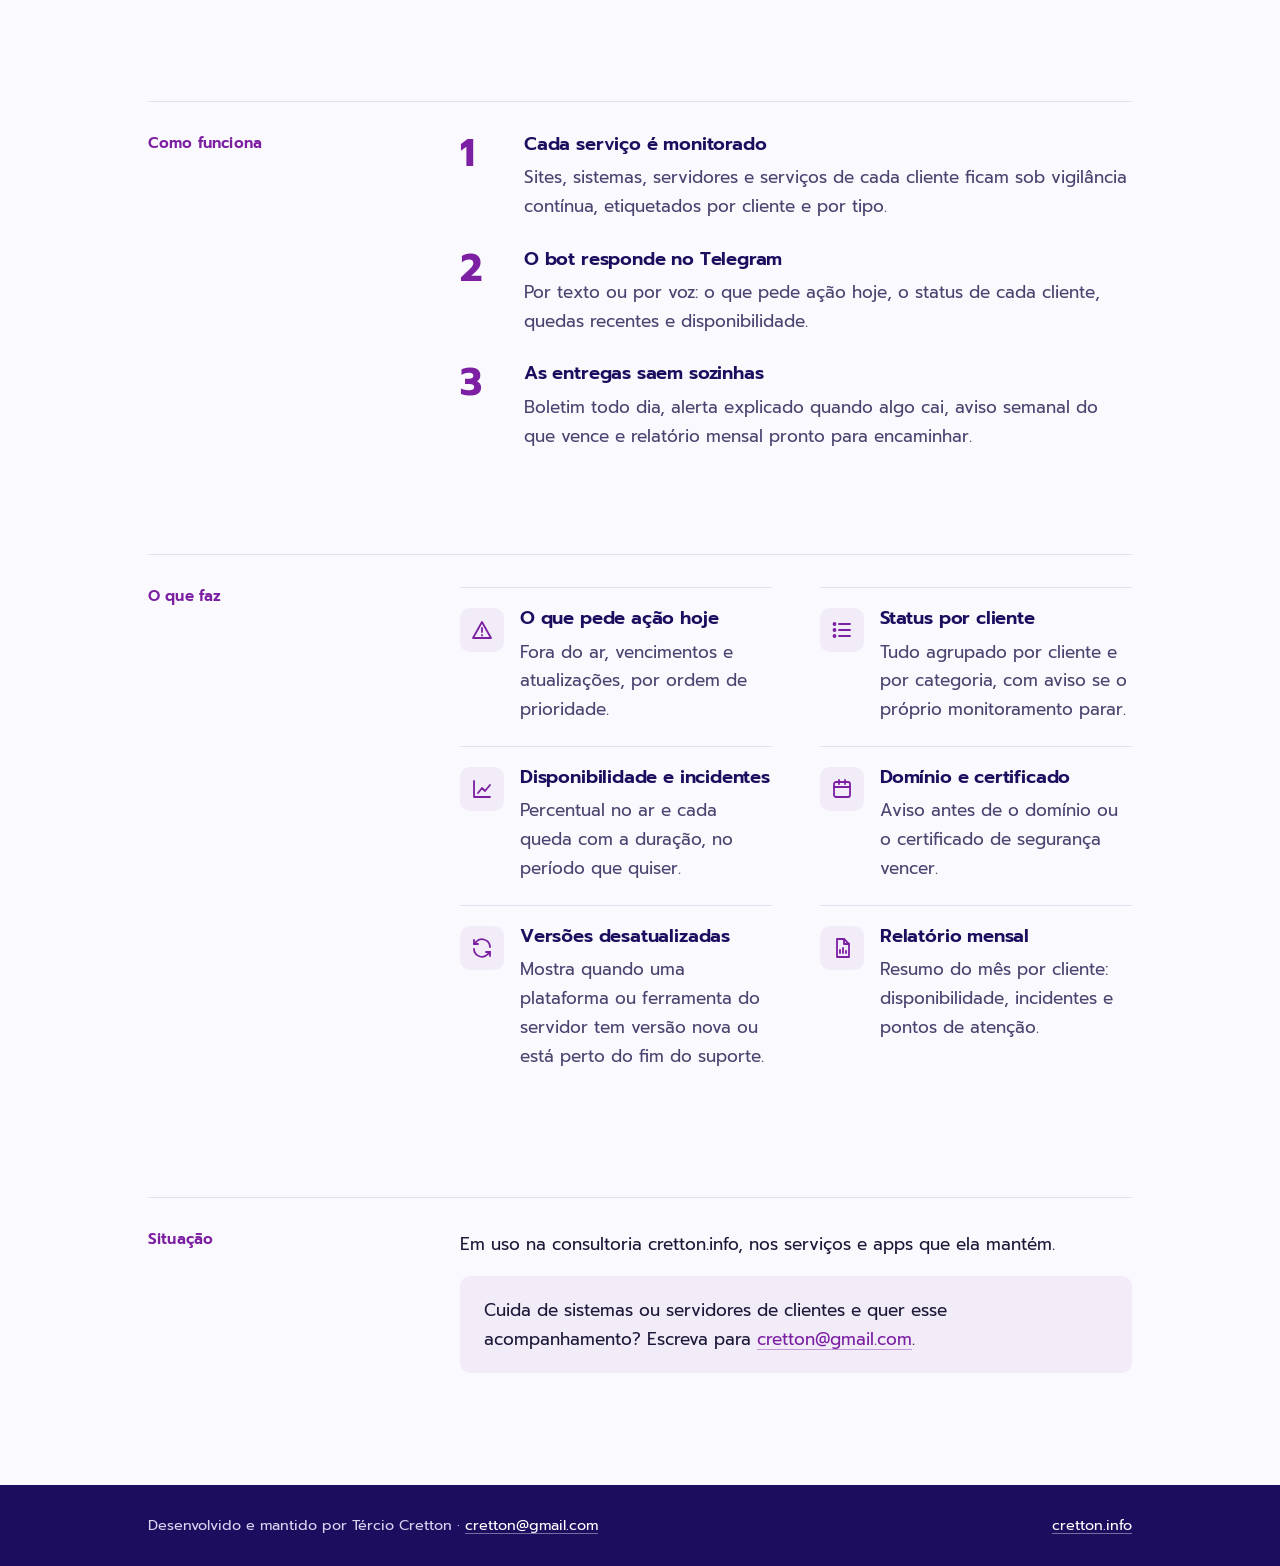
<file: monitoramento/index.html>
<!doctype html>
<html lang="pt-BR">
<head>
<meta charset="utf-8">
<meta name="viewport" content="width=device-width,initial-scale=1">
<title>Monitoramento de serviços e apps · cretton.info</title>
<meta name="description" content="Monitoramento de sites, sistemas, servidores, serviços e automações dos clientes, com boletim diário, alertas explicados e relatório mensal no Telegram.">
<meta name="theme-color" content="#1c0d5f">
<meta property="og:type" content="website">
<meta property="og:title" content="Muito mais que site: tudo o que o cliente usa, monitorado">
<meta property="og:description" content="Monitoramento de sites, sistemas, servidores, serviços e automações dos clientes, com boletim diário, alertas explicados e relatório mensal no Telegram.">
<meta property="og:url" content="https://tcretton.github.io/monitoramento/">
<meta property="og:image" content="https://tcretton.github.io/img/cretton-info-logo.png">
<meta property="og:locale" content="pt_BR">
<link rel="preconnect" href="https://fonts.googleapis.com">
<link rel="preconnect" href="https://fonts.gstatic.com" crossorigin>
<link rel="stylesheet" href="https://fonts.googleapis.com/css2?family=Prompt:wght@300;400;500;600;700&display=swap">
<link rel="stylesheet" href="../style.css">
</head>
<body>
<a class="skip" href="#conteudo">Pular para o conteúdo</a>
<div class="brand-rail" aria-hidden="true"></div>
<header class="masthead">
  <div class="masthead-inner">
    <a class="logo" href="https://www.cretton.info/" aria-label="cretton.info, Tecnologia da Informação">
      <img src="../img/cretton-info-logo.png" alt="cretton.info, Tecnologia da Informação" width="550" height="150">
    </a>
    <nav aria-label="Páginas de Monitoramento de serviços e apps">
      <a href="./" aria-current="page">Apresentação</a>
      <a href="../">Outros apps</a>
    </nav>
  </div>
</header>

<main id="conteudo">
  <p class="crumbs"><a href="../">Início</a> / Monitoramento de serviços e apps</p>
  <h1 class="sys-title">Muito mais que site: tudo o que o cliente usa, monitorado</h1>
  <span class="bar" aria-hidden="true"></span>
  <p class="lede">Sites, sistemas, servidores, serviços e as próprias automações de cada cliente, acompanhados num só lugar e entregues como relatório de consultoria.</p>

  <section class="sys" aria-labelledby="porque">
    <h2 id="porque">Muito mais que site</h2>
    <ul class="porque">
      <li>
        <h3>Tudo o que o cliente usa</h3>
        <p>Sites, sistemas web, servidores e serviços de cada cliente, agrupados por cliente e por tipo, num painel só.</p>
      </li>
      <li>
        <h3>As automações também</h3>
        <p>Execuções e erros das automações entram no relatório: a falha de um fluxo aparece antes de o cliente perceber.</p>
      </li>
      <li>
        <h3>Plataformas e infraestrutura</h3>
        <p>Versão nova, fim de suporte, domínio e certificado perto de vencer: o que costuma ser esquecido vira aviso.</p>
      </li>
      <li>
        <h3>IA local para resumir</h3>
        <p>Os alertas e as notas de versão são resumidos por uma IA que roda no próprio servidor, e a voz também é transcrita lá. Nenhum serviço de IA na nuvem recebe os dados dos clientes.</p>
      </li>
    </ul>
  </section>

  <section class="sys" aria-labelledby="problema">
    <h2 id="problema">O que resolve</h2>
    <div class="sys-body">
      <p>A maioria das ferramentas só olha se o site está no ar. Mas o cliente depende também de sistemas, servidores, serviços e automações, e quando um deles falha ninguém avisa.</p>
      <p>E mesmo quando o alerta chega, ele não diz o que fazer, não agrupa por cliente e não gera nada que dê para mostrar a quem paga pelo serviço.</p>
    </div>
  </section>

  <section class="sys" aria-labelledby="como">
    <h2 id="como">Como funciona</h2>
    <ol class="steps">
      <li>
        <h3>Cada serviço é monitorado</h3>
        <p>Sites, sistemas, servidores e serviços de cada cliente ficam sob vigilância contínua, etiquetados por cliente e por tipo.</p>
      </li>
      <li>
        <h3>O bot responde no Telegram</h3>
        <p>Por texto ou por voz: o que pede ação hoje, o status de cada cliente, quedas recentes e disponibilidade.</p>
      </li>
      <li>
        <h3>As entregas saem sozinhas</h3>
        <p>Boletim todo dia, alerta explicado quando algo cai, aviso semanal do que vence e relatório mensal pronto para encaminhar.</p>
      </li>
    </ol>
  </section>

  <section class="sys" aria-labelledby="recursos">
    <h2 id="recursos">O que faz</h2>
    <ul class="feats">
      <li>
        <svg viewBox="0 0 24 24" aria-hidden="true"><path d="M12 4l9 16H3z"/><path d="M12 10v4M12 17v.5"/></svg>
        <h3>O que pede ação hoje</h3>
        <p>Fora do ar, vencimentos e atualizações, por ordem de prioridade.</p>
      </li>
      <li>
        <svg viewBox="0 0 24 24" aria-hidden="true"><path d="M9 6h11M9 12h11M9 18h11"/><circle cx="4.5" cy="6" r="1"/><circle cx="4.5" cy="12" r="1"/><circle cx="4.5" cy="18" r="1"/></svg>
        <h3>Status por cliente</h3>
        <p>Tudo agrupado por cliente e por categoria, com aviso se o próprio monitoramento parar.</p>
      </li>
      <li>
        <svg viewBox="0 0 24 24" aria-hidden="true"><path d="M4 20V4M4 20h16"/><path d="M8 16l4-5 3 3 5-6"/></svg>
        <h3>Disponibilidade e incidentes</h3>
        <p>Percentual no ar e cada queda com a duração, no período que quiser.</p>
      </li>
      <li>
        <svg viewBox="0 0 24 24" aria-hidden="true"><rect x="4" y="5" width="16" height="15" rx="2"/><path d="M4 10h16M9 3v4M15 3v4"/></svg>
        <h3>Domínio e certificado</h3>
        <p>Aviso antes de o domínio ou o certificado de segurança vencer.</p>
      </li>
      <li>
        <svg viewBox="0 0 24 24" aria-hidden="true"><path d="M20 11a8 8 0 0 0-14-5l-2 2M4 13a8 8 0 0 0 14 5l2-2"/><path d="M4 4v4h4M20 20v-4h-4"/></svg>
        <h3>Versões desatualizadas</h3>
        <p>Mostra quando uma plataforma ou ferramenta do servidor tem versão nova ou está perto do fim do suporte.</p>
      </li>
      <li>
        <svg viewBox="0 0 24 24" aria-hidden="true"><path d="M7 3h7l5 5v13H7z"/><path d="M14 3v5h5M10 17v-3M13 17v-5M16 17v-2"/></svg>
        <h3>Relatório mensal</h3>
        <p>Resumo do mês por cliente: disponibilidade, incidentes e pontos de atenção.</p>
      </li>
    </ul>
  </section>

  <section class="sys" aria-labelledby="situacao">
    <h2 id="situacao">Situação</h2>
    <div class="sys-body">
      <p>Em uso na consultoria cretton.info, nos serviços e apps que ela mantém.</p>
      <p class="sys-contact">Cuida de sistemas ou servidores de clientes e quer esse acompanhamento? Escreva para <a href="mailto:cretton@gmail.com">cretton@gmail.com</a>.</p>
    </div>
  </section>
</main>

<footer class="footer">
  <div class="footer-inner">
    <p>Desenvolvido e mantido por Tércio Cretton · <a href="mailto:cretton@gmail.com">cretton@gmail.com</a></p>
    <p><a href="https://www.cretton.info/">cretton.info</a></p>
  </div>
</footer>
</body>
</html>
</file>
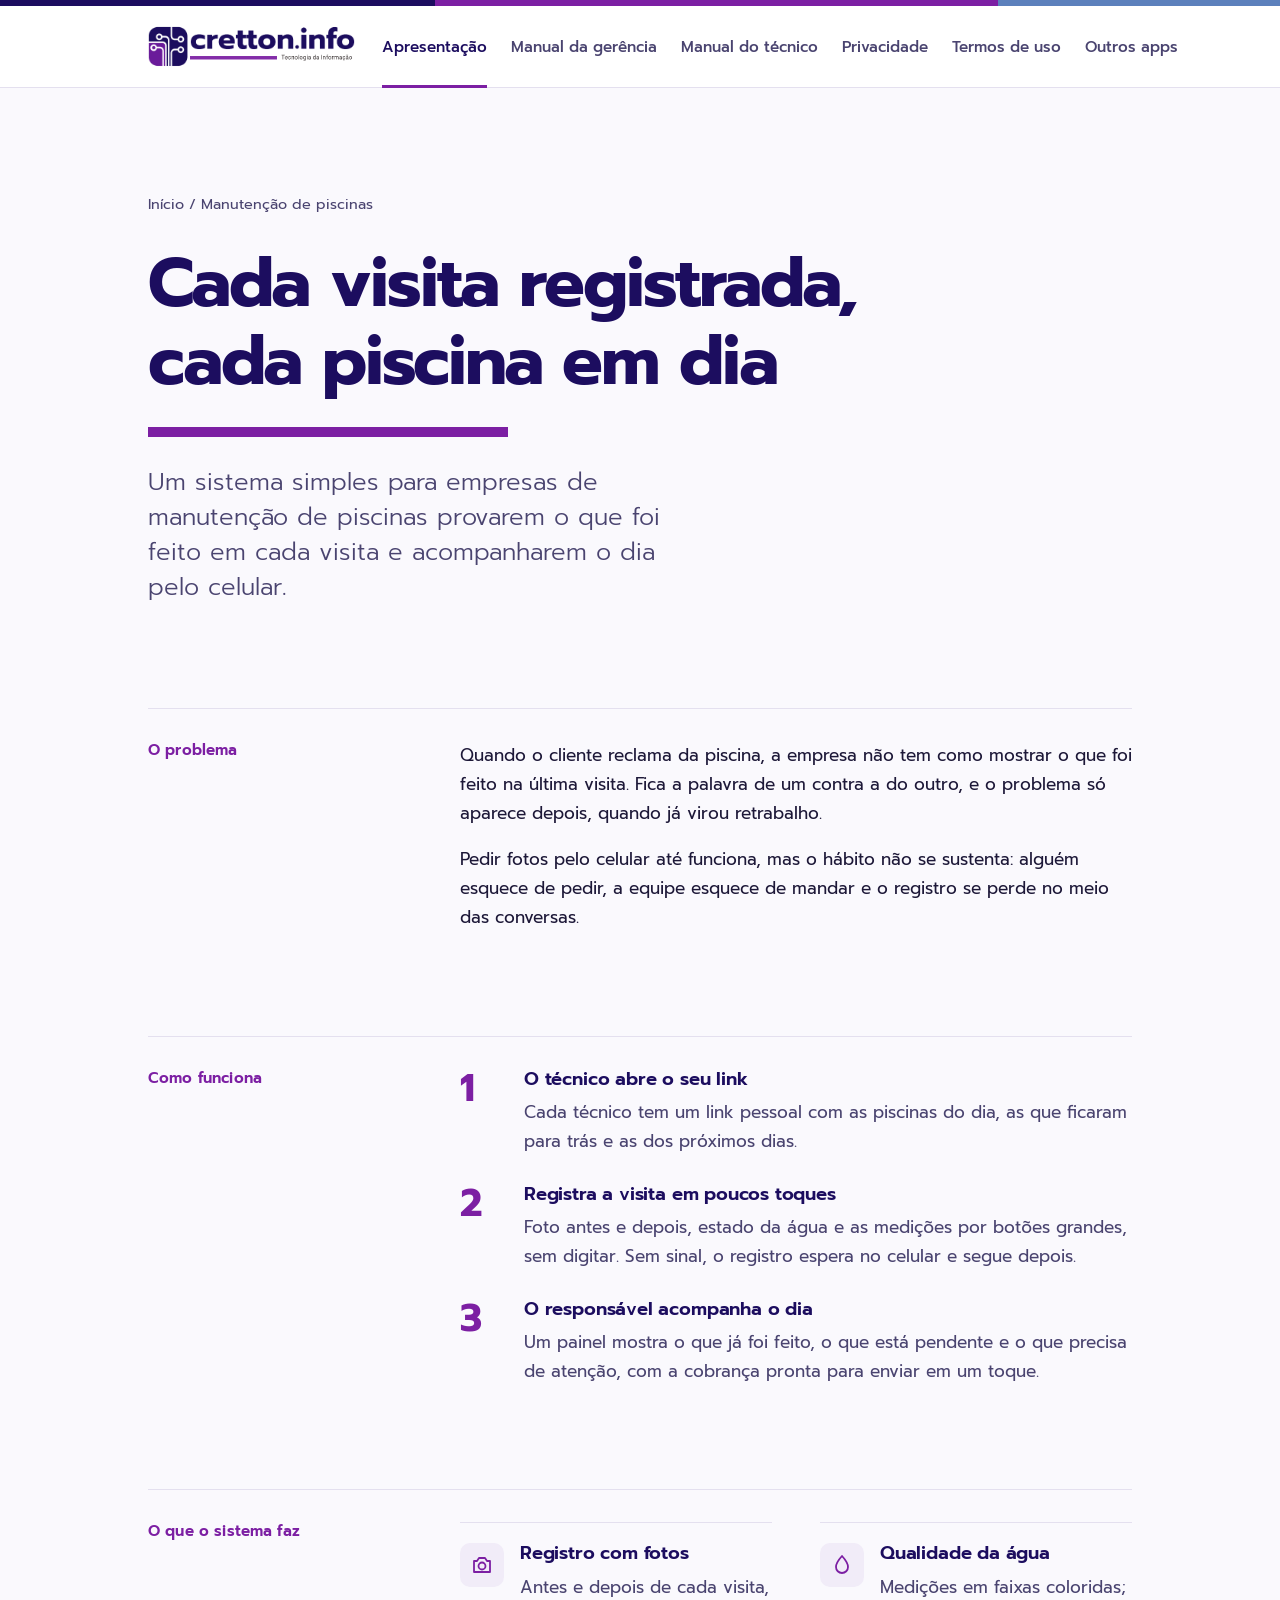
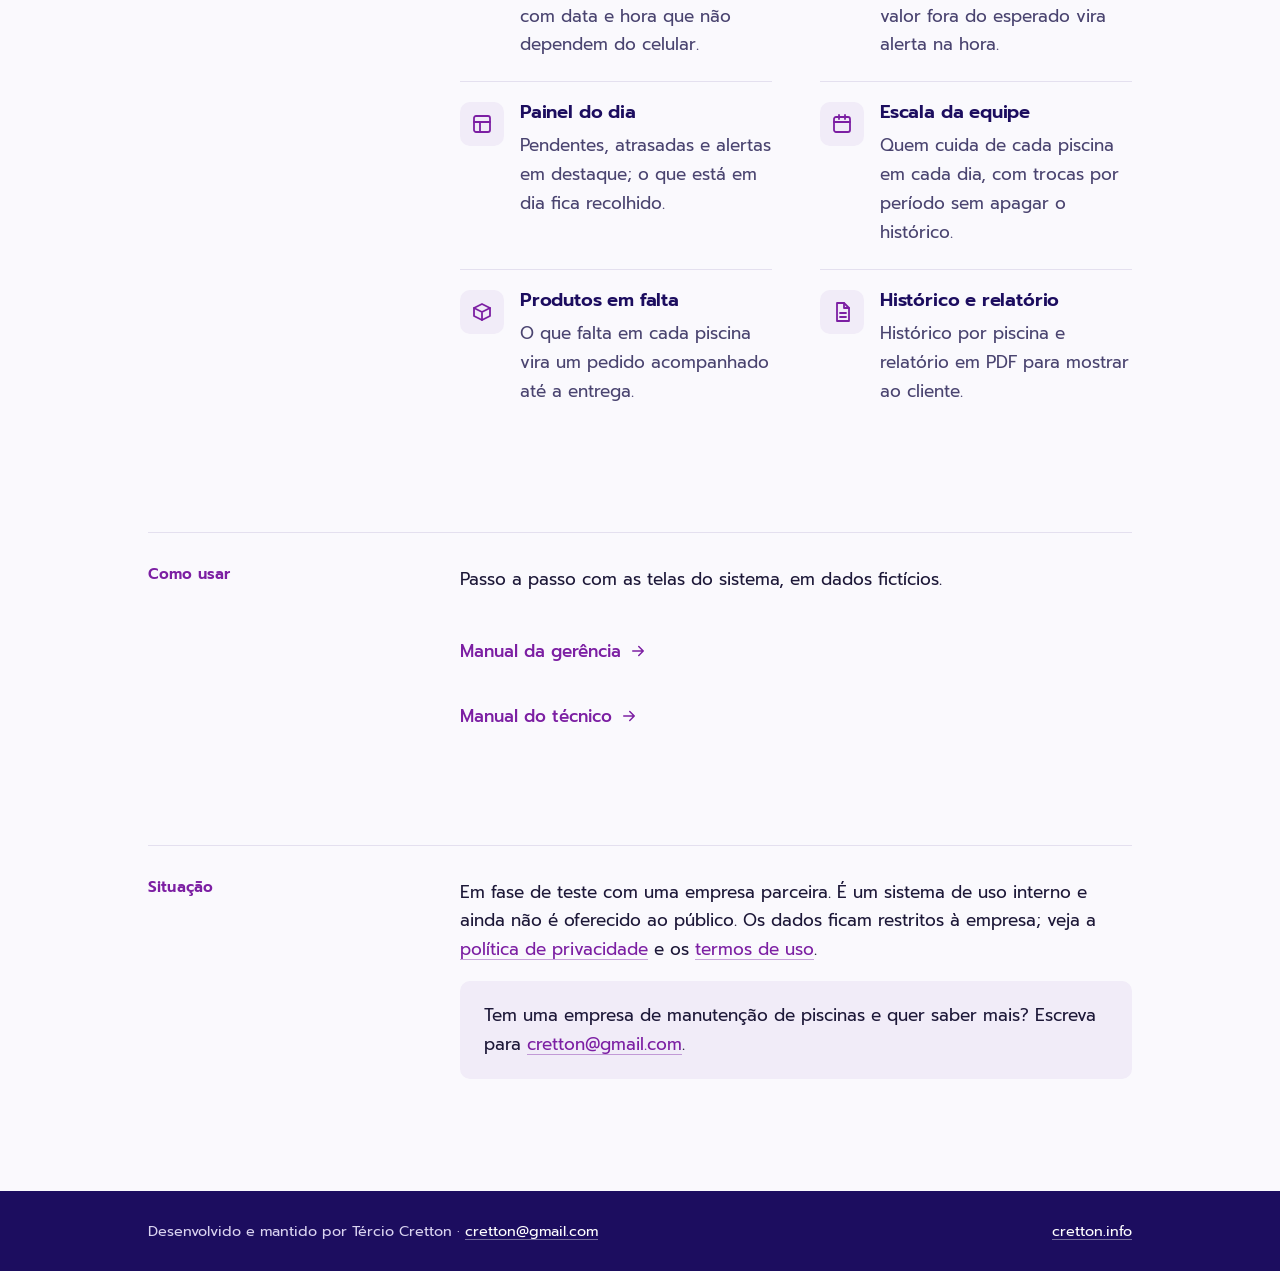
<file: piscinas/index.html>
<!doctype html>
<html lang="pt-BR">
<head>
<meta charset="utf-8">
<meta name="viewport" content="width=device-width,initial-scale=1">
<title>Manutenção de piscinas · cretton.info</title>
<meta name="description" content="Sistema para empresas de manutenção de piscinas registrarem cada visita com fotos e medições e acompanharem o dia pelo celular.">
<meta name="theme-color" content="#1c0d5f">
<meta property="og:type" content="website">
<meta property="og:title" content="Cada visita registrada, cada piscina em dia">
<meta property="og:description" content="Sistema para empresas de manutenção de piscinas registrarem cada visita com fotos e medições e acompanharem o dia pelo celular.">
<meta property="og:url" content="https://tcretton.github.io/piscinas/">
<meta property="og:image" content="https://tcretton.github.io/img/cretton-info-logo.png">
<meta property="og:locale" content="pt_BR">
<link rel="preconnect" href="https://fonts.googleapis.com">
<link rel="preconnect" href="https://fonts.gstatic.com" crossorigin>
<link rel="stylesheet" href="https://fonts.googleapis.com/css2?family=Prompt:wght@300;400;500;600;700&display=swap">
<link rel="stylesheet" href="../style.css">
</head>
<body>
<a class="skip" href="#conteudo">Pular para o conteúdo</a>
<div class="brand-rail" aria-hidden="true"></div>
<header class="masthead masthead-apps">
  <div class="masthead-inner">
    <a class="logo" href="https://www.cretton.info/" aria-label="cretton.info, Tecnologia da Informação">
      <img src="../img/cretton-info-logo.png" alt="cretton.info, Tecnologia da Informação" width="550" height="150">
    </a>
    <nav class="nav-apps" aria-label="Páginas do sistema de manutenção de piscinas">
      <a href="./" aria-current="page">Apresentação</a>
      <a href="manual-dono.html">Manual da gerência</a>
      <a href="manual-tecnico.html">Manual do técnico</a>
      <a href="privacidade.html">Privacidade</a>
      <a href="termos.html">Termos de uso</a>
      <a href="../">Outros apps</a>
    </nav>
  </div>
</header>

<main id="conteudo">
  <p class="crumbs"><a href="../">Início</a> / Manutenção de piscinas</p>
  <h1 class="sys-title">Cada visita registrada, cada piscina em dia</h1>
  <span class="bar" aria-hidden="true"></span>
  <p class="lede">Um sistema simples para empresas de manutenção de piscinas provarem o que foi feito em cada visita e acompanharem o dia pelo celular.</p>

  <section class="sys" aria-labelledby="problema">
    <h2 id="problema">O problema</h2>
    <div class="sys-body">
      <p>Quando o cliente reclama da piscina, a empresa não tem como mostrar o que foi feito na última visita. Fica a palavra de um contra a do outro, e o problema só aparece depois, quando já virou retrabalho.</p>
      <p>Pedir fotos pelo celular até funciona, mas o hábito não se sustenta: alguém esquece de pedir, a equipe esquece de mandar e o registro se perde no meio das conversas.</p>
    </div>
  </section>

  <section class="sys" aria-labelledby="como">
    <h2 id="como">Como funciona</h2>
    <ol class="steps">
      <li>
        <h3>O técnico abre o seu link</h3>
        <p>Cada técnico tem um link pessoal com as piscinas do dia, as que ficaram para trás e as dos próximos dias.</p>
      </li>
      <li>
        <h3>Registra a visita em poucos toques</h3>
        <p>Foto antes e depois, estado da água e as medições por botões grandes, sem digitar. Sem sinal, o registro espera no celular e segue depois.</p>
      </li>
      <li>
        <h3>O responsável acompanha o dia</h3>
        <p>Um painel mostra o que já foi feito, o que está pendente e o que precisa de atenção, com a cobrança pronta para enviar em um toque.</p>
      </li>
    </ol>
  </section>

  <section class="sys" aria-labelledby="recursos">
    <h2 id="recursos">O que o sistema faz</h2>
    <ul class="feats">
      <li>
        <svg viewBox="0 0 24 24" aria-hidden="true"><path d="M4 8h3l2-3h6l2 3h3v11H4z"/><circle cx="12" cy="13" r="3.5"/></svg>
        <h3>Registro com fotos</h3>
        <p>Antes e depois de cada visita, com data e hora que não dependem do celular.</p>
      </li>
      <li>
        <svg viewBox="0 0 24 24" aria-hidden="true"><path d="M12 3s6 6.5 6 11a6 6 0 0 1-12 0c0-4.5 6-11 6-11z"/></svg>
        <h3>Qualidade da água</h3>
        <p>Medições em faixas coloridas; valor fora do esperado vira alerta na hora.</p>
      </li>
      <li>
        <svg viewBox="0 0 24 24" aria-hidden="true"><rect x="4" y="4" width="16" height="16" rx="2"/><path d="M4 10h16M10 10v10"/></svg>
        <h3>Painel do dia</h3>
        <p>Pendentes, atrasadas e alertas em destaque; o que está em dia fica recolhido.</p>
      </li>
      <li>
        <svg viewBox="0 0 24 24" aria-hidden="true"><rect x="4" y="5" width="16" height="15" rx="2"/><path d="M4 10h16M9 3v4M15 3v4"/></svg>
        <h3>Escala da equipe</h3>
        <p>Quem cuida de cada piscina em cada dia, com trocas por período sem apagar o histórico.</p>
      </li>
      <li>
        <svg viewBox="0 0 24 24" aria-hidden="true"><path d="M4 8l8-4 8 4v8l-8 4-8-4z"/><path d="M4 8l8 4 8-4M12 12v8"/></svg>
        <h3>Produtos em falta</h3>
        <p>O que falta em cada piscina vira um pedido acompanhado até a entrega.</p>
      </li>
      <li>
        <svg viewBox="0 0 24 24" aria-hidden="true"><path d="M7 3h7l5 5v13H7z"/><path d="M14 3v5h5M10 13h6M10 17h6"/></svg>
        <h3>Histórico e relatório</h3>
        <p>Histórico por piscina e relatório em PDF para mostrar ao cliente.</p>
      </li>
    </ul>
  </section>

  <section class="sys" aria-labelledby="como-usar">
    <h2 id="como-usar">Como usar</h2>
    <div class="sys-body">
      <p>Passo a passo com as telas do sistema, em dados fictícios.</p>
      <p><a class="more" href="manual-dono.html">Manual da gerência <svg viewBox="0 0 24 24" fill="none" stroke="currentColor" stroke-width="2" stroke-linecap="round" stroke-linejoin="round" aria-hidden="true"><path d="M5 12h14M13 6l6 6-6 6"/></svg></a><br><a class="more" href="manual-tecnico.html">Manual do técnico <svg viewBox="0 0 24 24" fill="none" stroke="currentColor" stroke-width="2" stroke-linecap="round" stroke-linejoin="round" aria-hidden="true"><path d="M5 12h14M13 6l6 6-6 6"/></svg></a></p>
    </div>
  </section>

  <section class="sys" aria-labelledby="situacao">
    <h2 id="situacao">Situação</h2>
    <div class="sys-body">
      <p>Em fase de teste com uma empresa parceira. É um sistema de uso interno e ainda não é oferecido ao público. Os dados ficam restritos à empresa; veja a <a href="privacidade.html">política de privacidade</a> e os <a href="termos.html">termos de uso</a>.</p>
      <p class="sys-contact">Tem uma empresa de manutenção de piscinas e quer saber mais? Escreva para <a href="mailto:cretton@gmail.com">cretton@gmail.com</a>.</p>
    </div>
  </section>
</main>

<footer class="footer">
  <div class="footer-inner">
    <p>Desenvolvido e mantido por Tércio Cretton · <a href="mailto:cretton@gmail.com">cretton@gmail.com</a></p>
    <p><a href="https://www.cretton.info/">cretton.info</a></p>
  </div>
</footer>
</body>
</html>
</file>
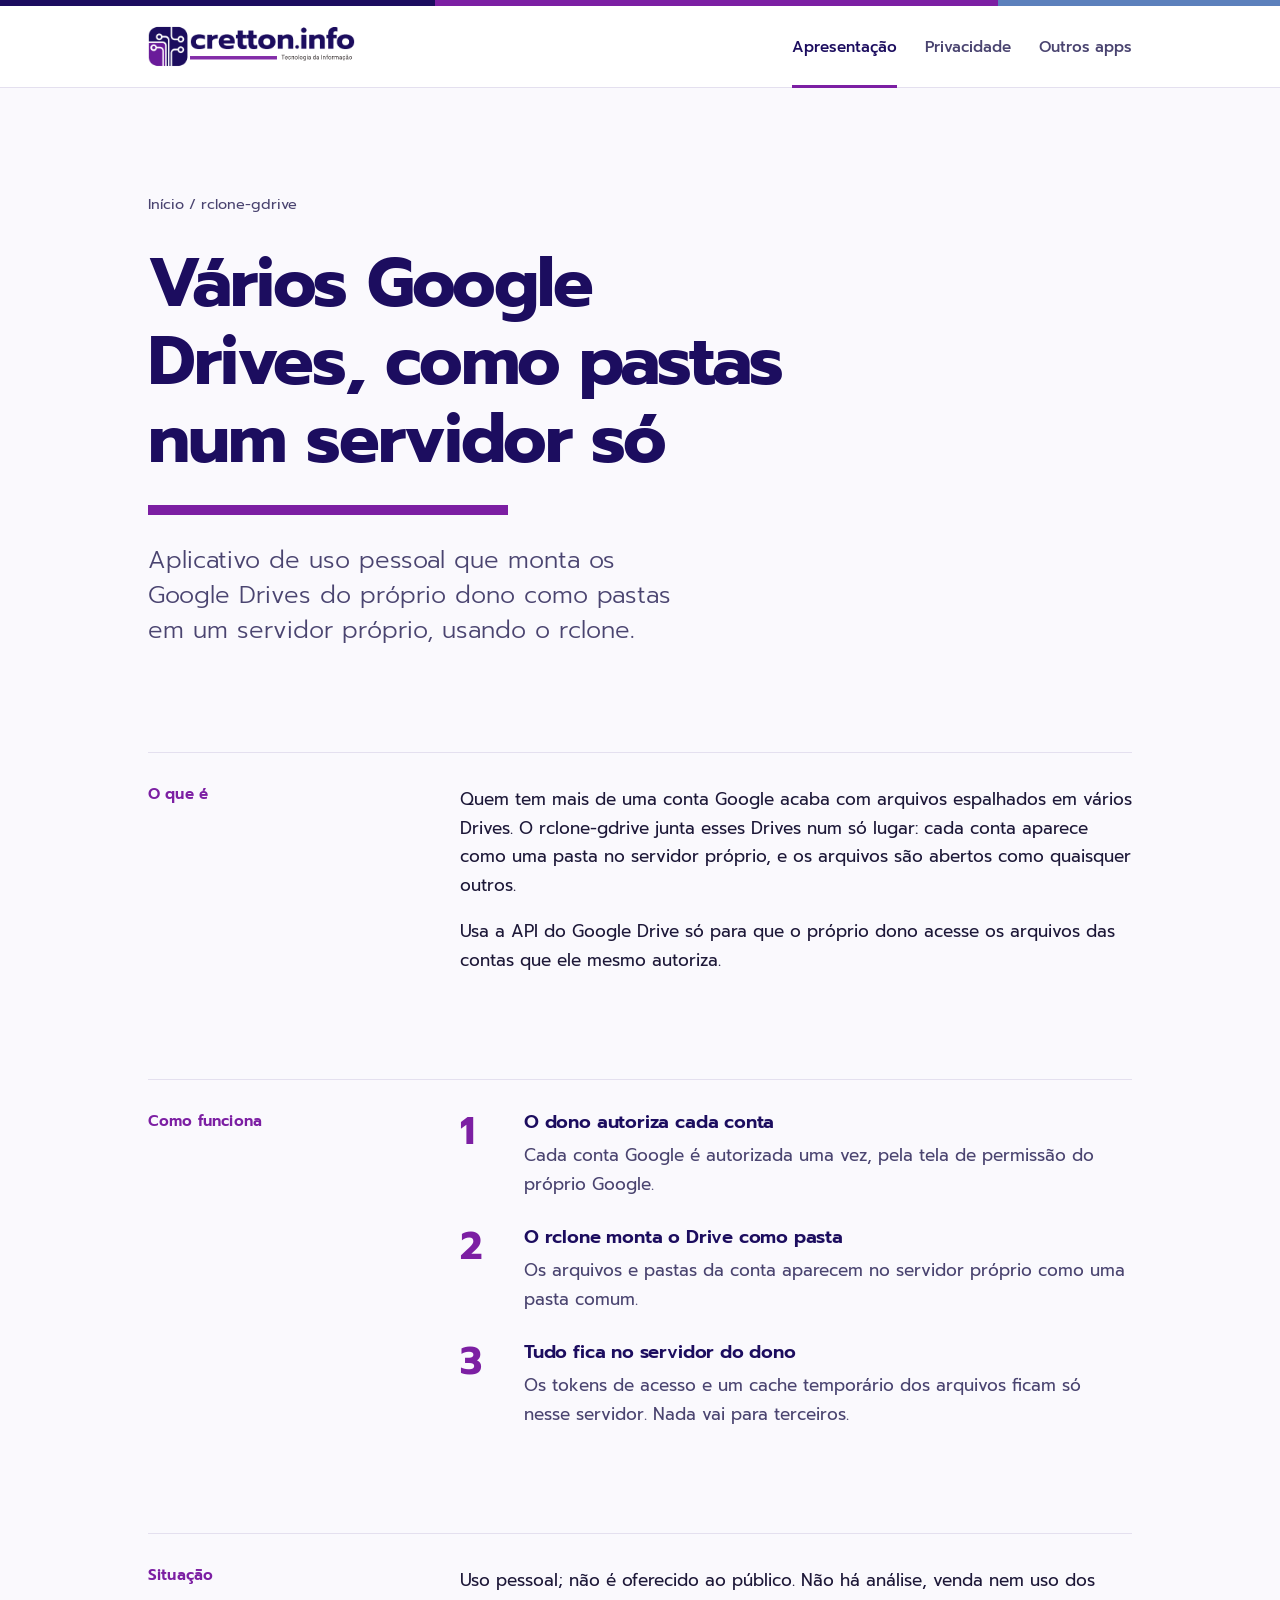
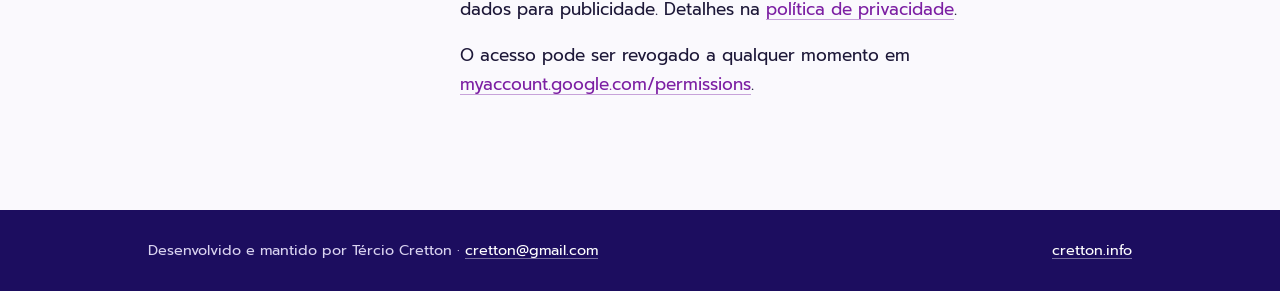
<file: rclone-gdrive/index.html>
<!doctype html>
<html lang="pt-BR">
<head>
<meta charset="utf-8">
<meta name="viewport" content="width=device-width,initial-scale=1">
<title>rclone-gdrive · cretton.info</title>
<meta name="description" content="Aplicativo de uso pessoal que monta os Google Drives do próprio dono como pastas em um servidor próprio.">
<meta name="theme-color" content="#1c0d5f">
<meta property="og:type" content="website">
<meta property="og:title" content="rclone-gdrive">
<meta property="og:description" content="Aplicativo de uso pessoal que monta os Google Drives do próprio dono como pastas em um servidor próprio.">
<meta property="og:url" content="https://tcretton.github.io/rclone-gdrive/">
<meta property="og:image" content="https://tcretton.github.io/img/cretton-info-logo.png">
<meta property="og:locale" content="pt_BR">
<link rel="preconnect" href="https://fonts.googleapis.com">
<link rel="preconnect" href="https://fonts.gstatic.com" crossorigin>
<link rel="stylesheet" href="https://fonts.googleapis.com/css2?family=Prompt:wght@300;400;500;600;700&display=swap">
<link rel="stylesheet" href="../style.css">
</head>
<body>
<a class="skip" href="#conteudo">Pular para o conteúdo</a>
<div class="brand-rail" aria-hidden="true"></div>
<header class="masthead">
  <div class="masthead-inner">
    <a class="logo" href="https://www.cretton.info/" aria-label="cretton.info, Tecnologia da Informação">
      <img src="../img/cretton-info-logo.png" alt="cretton.info, Tecnologia da Informação" width="550" height="150">
    </a>
    <nav aria-label="Páginas do rclone-gdrive">
      <a href="./" aria-current="page">Apresentação</a>
      <a href="../privacidade.html">Privacidade</a>
      <a href="../">Outros apps</a>
    </nav>
  </div>
</header>

<main id="conteudo">
  <p class="crumbs"><a href="../">Início</a> / rclone-gdrive</p>
  <h1 class="sys-title">Vários Google Drives, como pastas num servidor só</h1>
  <span class="bar" aria-hidden="true"></span>
  <p class="lede">Aplicativo de uso pessoal que monta os Google Drives do próprio dono como pastas em um servidor próprio, usando o rclone.</p>

  <section class="sys" aria-labelledby="oque">
    <h2 id="oque">O que é</h2>
    <div class="sys-body">
      <p>Quem tem mais de uma conta Google acaba com arquivos espalhados em vários Drives. O rclone-gdrive junta esses Drives num só lugar: cada conta aparece como uma pasta no servidor próprio, e os arquivos são abertos como quaisquer outros.</p>
      <p>Usa a API do Google Drive só para que o próprio dono acesse os arquivos das contas que ele mesmo autoriza.</p>
    </div>
  </section>

  <section class="sys" aria-labelledby="como">
    <h2 id="como">Como funciona</h2>
    <ol class="steps">
      <li>
        <h3>O dono autoriza cada conta</h3>
        <p>Cada conta Google é autorizada uma vez, pela tela de permissão do próprio Google.</p>
      </li>
      <li>
        <h3>O rclone monta o Drive como pasta</h3>
        <p>Os arquivos e pastas da conta aparecem no servidor próprio como uma pasta comum.</p>
      </li>
      <li>
        <h3>Tudo fica no servidor do dono</h3>
        <p>Os tokens de acesso e um cache temporário dos arquivos ficam só nesse servidor. Nada vai para terceiros.</p>
      </li>
    </ol>
  </section>

  <section class="sys" aria-labelledby="situacao">
    <h2 id="situacao">Situação</h2>
    <div class="sys-body">
      <p>Uso pessoal; não é oferecido ao público. Não há análise, venda nem uso dos dados para publicidade. Detalhes na <a href="../privacidade.html">política de privacidade</a>.</p>
      <p>O acesso pode ser revogado a qualquer momento em <a href="https://myaccount.google.com/permissions">myaccount.google.com/permissions</a>.</p>
    </div>
  </section>
</main>

<footer class="footer">
  <div class="footer-inner">
    <p>Desenvolvido e mantido por Tércio Cretton · <a href="mailto:cretton@gmail.com">cretton@gmail.com</a></p>
    <p><a href="https://www.cretton.info/">cretton.info</a></p>
  </div>
</footer>
</body>
</html>
</file>
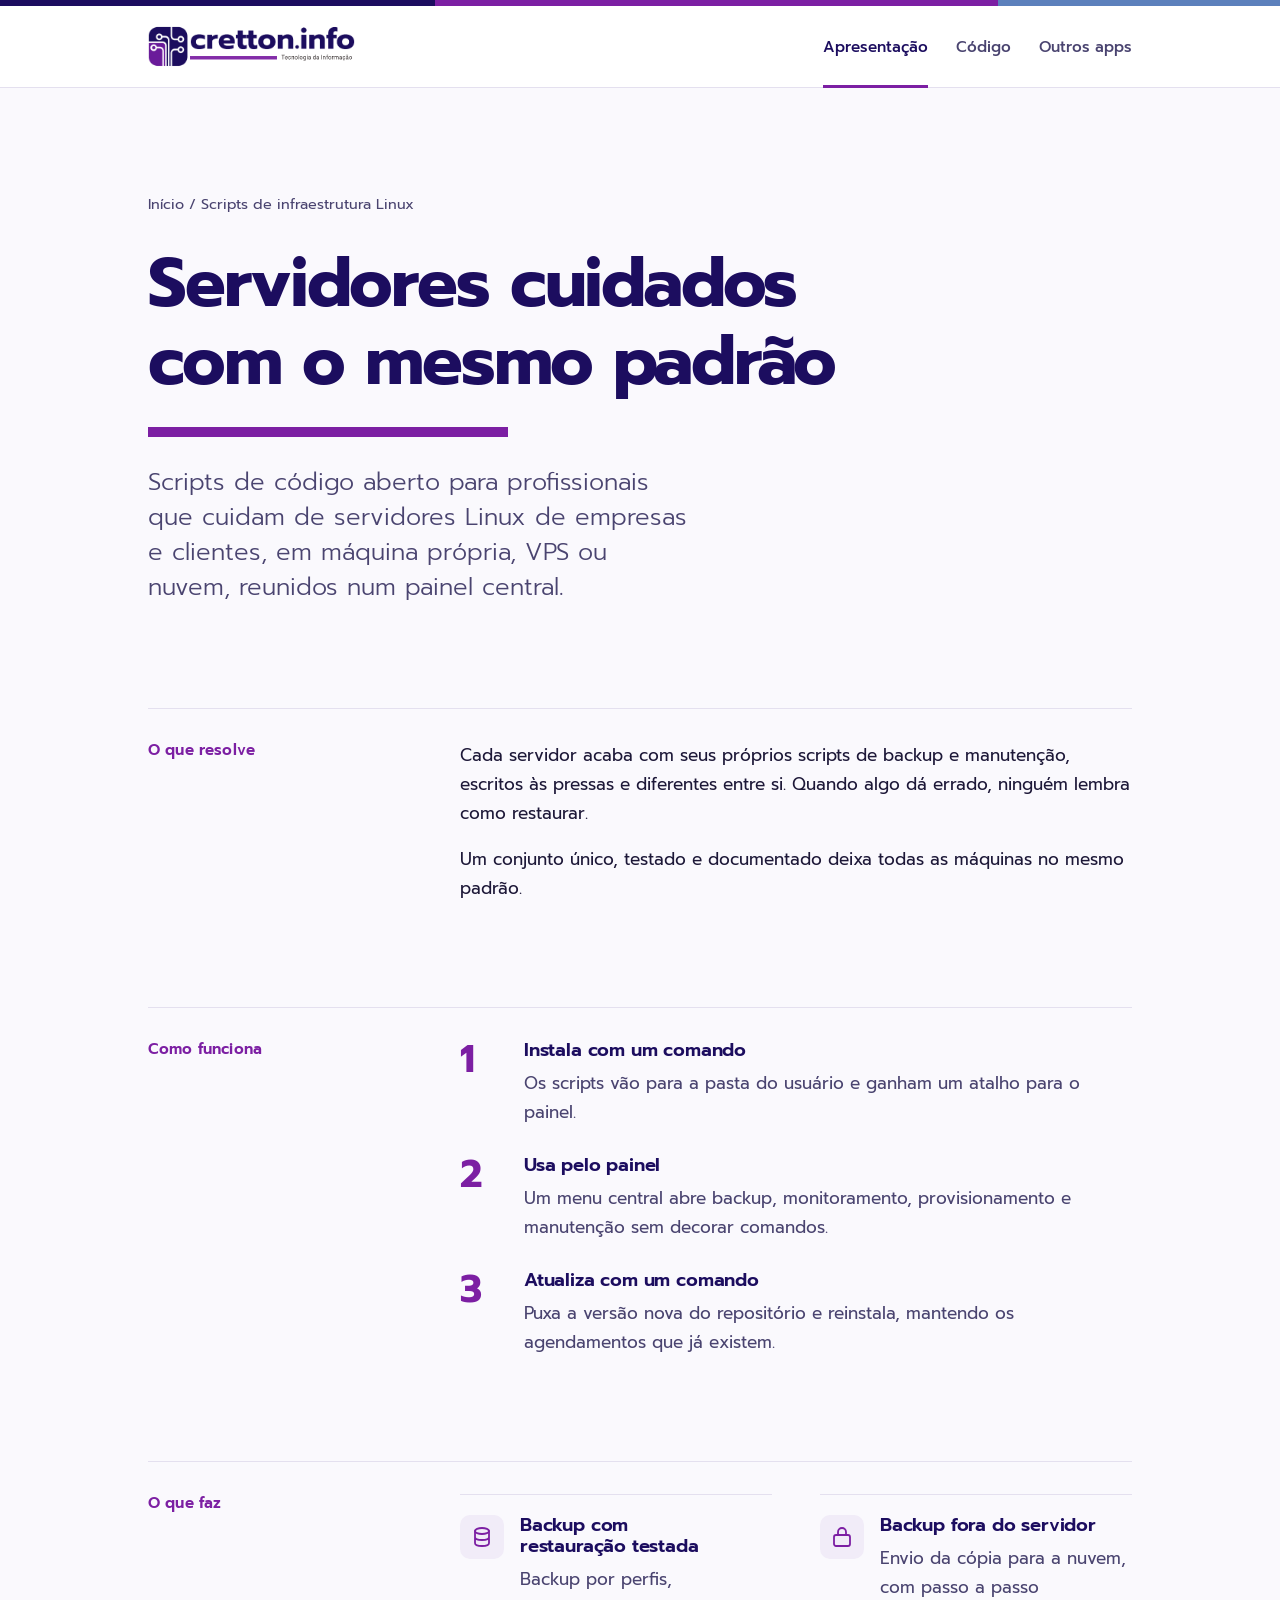
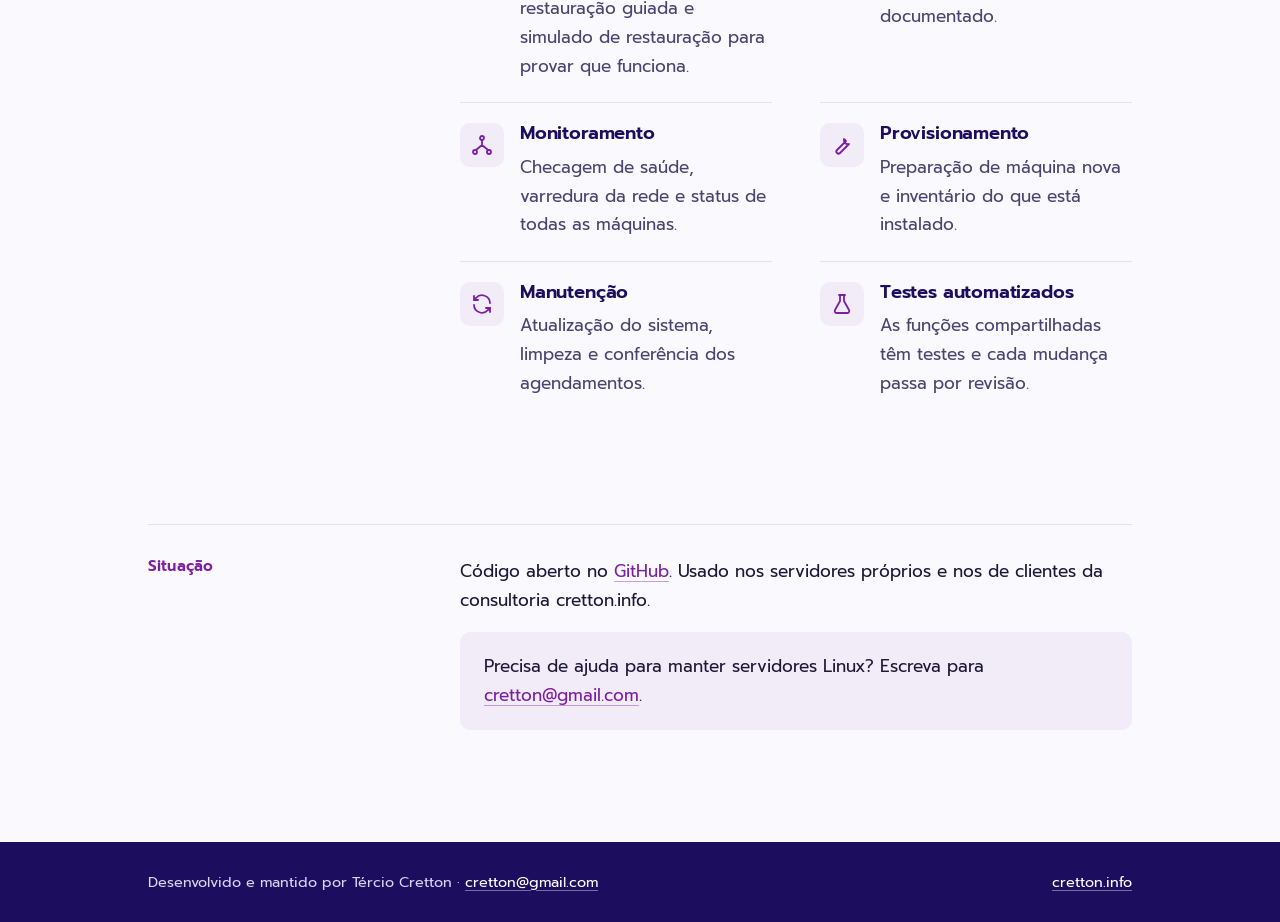
<file: scripts-linux/index.html>
<!doctype html>
<html lang="pt-BR">
<head>
<meta charset="utf-8">
<meta name="viewport" content="width=device-width,initial-scale=1">
<title>Scripts de infraestrutura Linux · cretton.info</title>
<meta name="description" content="Scripts de código aberto para profissionais de TI: backup, monitoramento, provisionamento e manutenção de servidores Linux de empresas e clientes, com um painel central.">
<meta name="theme-color" content="#1c0d5f">
<meta property="og:type" content="website">
<meta property="og:title" content="Servidores cuidados com o mesmo padrão">
<meta property="og:description" content="Scripts de código aberto para profissionais de TI: backup, monitoramento, provisionamento e manutenção de servidores Linux de empresas e clientes, com um painel central.">
<meta property="og:url" content="https://tcretton.github.io/scripts-linux/">
<meta property="og:image" content="https://tcretton.github.io/img/cretton-info-logo.png">
<meta property="og:locale" content="pt_BR">
<link rel="preconnect" href="https://fonts.googleapis.com">
<link rel="preconnect" href="https://fonts.gstatic.com" crossorigin>
<link rel="stylesheet" href="https://fonts.googleapis.com/css2?family=Prompt:wght@300;400;500;600;700&display=swap">
<link rel="stylesheet" href="../style.css">
</head>
<body>
<a class="skip" href="#conteudo">Pular para o conteúdo</a>
<div class="brand-rail" aria-hidden="true"></div>
<header class="masthead">
  <div class="masthead-inner">
    <a class="logo" href="https://www.cretton.info/" aria-label="cretton.info, Tecnologia da Informação">
      <img src="../img/cretton-info-logo.png" alt="cretton.info, Tecnologia da Informação" width="550" height="150">
    </a>
    <nav aria-label="Páginas de Scripts de infraestrutura Linux">
      <a href="./" aria-current="page">Apresentação</a>
      <a href="https://github.com/cretton-info/ci-scripts-linux">Código</a>
      <a href="../">Outros apps</a>
    </nav>
  </div>
</header>

<main id="conteudo">
  <p class="crumbs"><a href="../">Início</a> / Scripts de infraestrutura Linux</p>
  <h1 class="sys-title">Servidores cuidados com o mesmo padrão</h1>
  <span class="bar" aria-hidden="true"></span>
  <p class="lede">Scripts de código aberto para profissionais que cuidam de servidores Linux de empresas e clientes, em máquina própria, VPS ou nuvem, reunidos num painel central.</p>

  <section class="sys" aria-labelledby="problema">
    <h2 id="problema">O que resolve</h2>
    <div class="sys-body">
      <p>Cada servidor acaba com seus próprios scripts de backup e manutenção, escritos às pressas e diferentes entre si. Quando algo dá errado, ninguém lembra como restaurar.</p>
      <p>Um conjunto único, testado e documentado deixa todas as máquinas no mesmo padrão.</p>
    </div>
  </section>

  <section class="sys" aria-labelledby="como">
    <h2 id="como">Como funciona</h2>
    <ol class="steps">
      <li>
        <h3>Instala com um comando</h3>
        <p>Os scripts vão para a pasta do usuário e ganham um atalho para o painel.</p>
      </li>
      <li>
        <h3>Usa pelo painel</h3>
        <p>Um menu central abre backup, monitoramento, provisionamento e manutenção sem decorar comandos.</p>
      </li>
      <li>
        <h3>Atualiza com um comando</h3>
        <p>Puxa a versão nova do repositório e reinstala, mantendo os agendamentos que já existem.</p>
      </li>
    </ol>
  </section>

  <section class="sys" aria-labelledby="recursos">
    <h2 id="recursos">O que faz</h2>
    <ul class="feats">
      <li>
        <svg viewBox="0 0 24 24" aria-hidden="true"><ellipse cx="12" cy="6" rx="7" ry="3"/><path d="M5 6v12c0 1.7 3.1 3 7 3s7-1.3 7-3V6M5 12c0 1.7 3.1 3 7 3s7-1.3 7-3"/></svg>
        <h3>Backup com restauração testada</h3>
        <p>Backup por perfis, restauração guiada e simulado de restauração para provar que funciona.</p>
      </li>
      <li>
        <svg viewBox="0 0 24 24" aria-hidden="true"><rect x="4" y="10" width="16" height="11" rx="2"/><path d="M8 10V7a4 4 0 0 1 8 0v3"/></svg>
        <h3>Backup fora do servidor</h3>
        <p>Envio da cópia para a nuvem, com passo a passo documentado.</p>
      </li>
      <li>
        <svg viewBox="0 0 24 24" aria-hidden="true"><circle cx="12" cy="5" r="2"/><circle cx="5" cy="19" r="2"/><circle cx="19" cy="19" r="2"/><path d="M12 7v5M12 12l-6 5M12 12l6 5"/></svg>
        <h3>Monitoramento</h3>
        <p>Checagem de saúde, varredura da rede e status de todas as máquinas.</p>
      </li>
      <li>
        <svg viewBox="0 0 24 24" aria-hidden="true"><path d="M14 6a4 4 0 0 0 5 5l-9 9a2 2 0 0 1-3-3l9-9a4 4 0 0 0-2-2z"/></svg>
        <h3>Provisionamento</h3>
        <p>Preparação de máquina nova e inventário do que está instalado.</p>
      </li>
      <li>
        <svg viewBox="0 0 24 24" aria-hidden="true"><path d="M20 11a8 8 0 0 0-14-5l-2 2M4 13a8 8 0 0 0 14 5l2-2"/><path d="M4 4v4h4M20 20v-4h-4"/></svg>
        <h3>Manutenção</h3>
        <p>Atualização do sistema, limpeza e conferência dos agendamentos.</p>
      </li>
      <li>
        <svg viewBox="0 0 24 24" aria-hidden="true"><path d="M9 3h6M10 3v6l-5 9a2 2 0 0 0 2 3h10a2 2 0 0 0 2-3l-5-9V3"/></svg>
        <h3>Testes automatizados</h3>
        <p>As funções compartilhadas têm testes e cada mudança passa por revisão.</p>
      </li>
    </ul>
  </section>

  <section class="sys" aria-labelledby="situacao">
    <h2 id="situacao">Situação</h2>
    <div class="sys-body">
      <p>Código aberto no <a href="https://github.com/cretton-info/ci-scripts-linux">GitHub</a>. Usado nos servidores próprios e nos de clientes da consultoria cretton.info.</p>
      <p class="sys-contact">Precisa de ajuda para manter servidores Linux? Escreva para <a href="mailto:cretton@gmail.com">cretton@gmail.com</a>.</p>
    </div>
  </section>
</main>

<footer class="footer">
  <div class="footer-inner">
    <p>Desenvolvido e mantido por Tércio Cretton · <a href="mailto:cretton@gmail.com">cretton@gmail.com</a></p>
    <p><a href="https://www.cretton.info/">cretton.info</a></p>
  </div>
</footer>
</body>
</html>
</file>
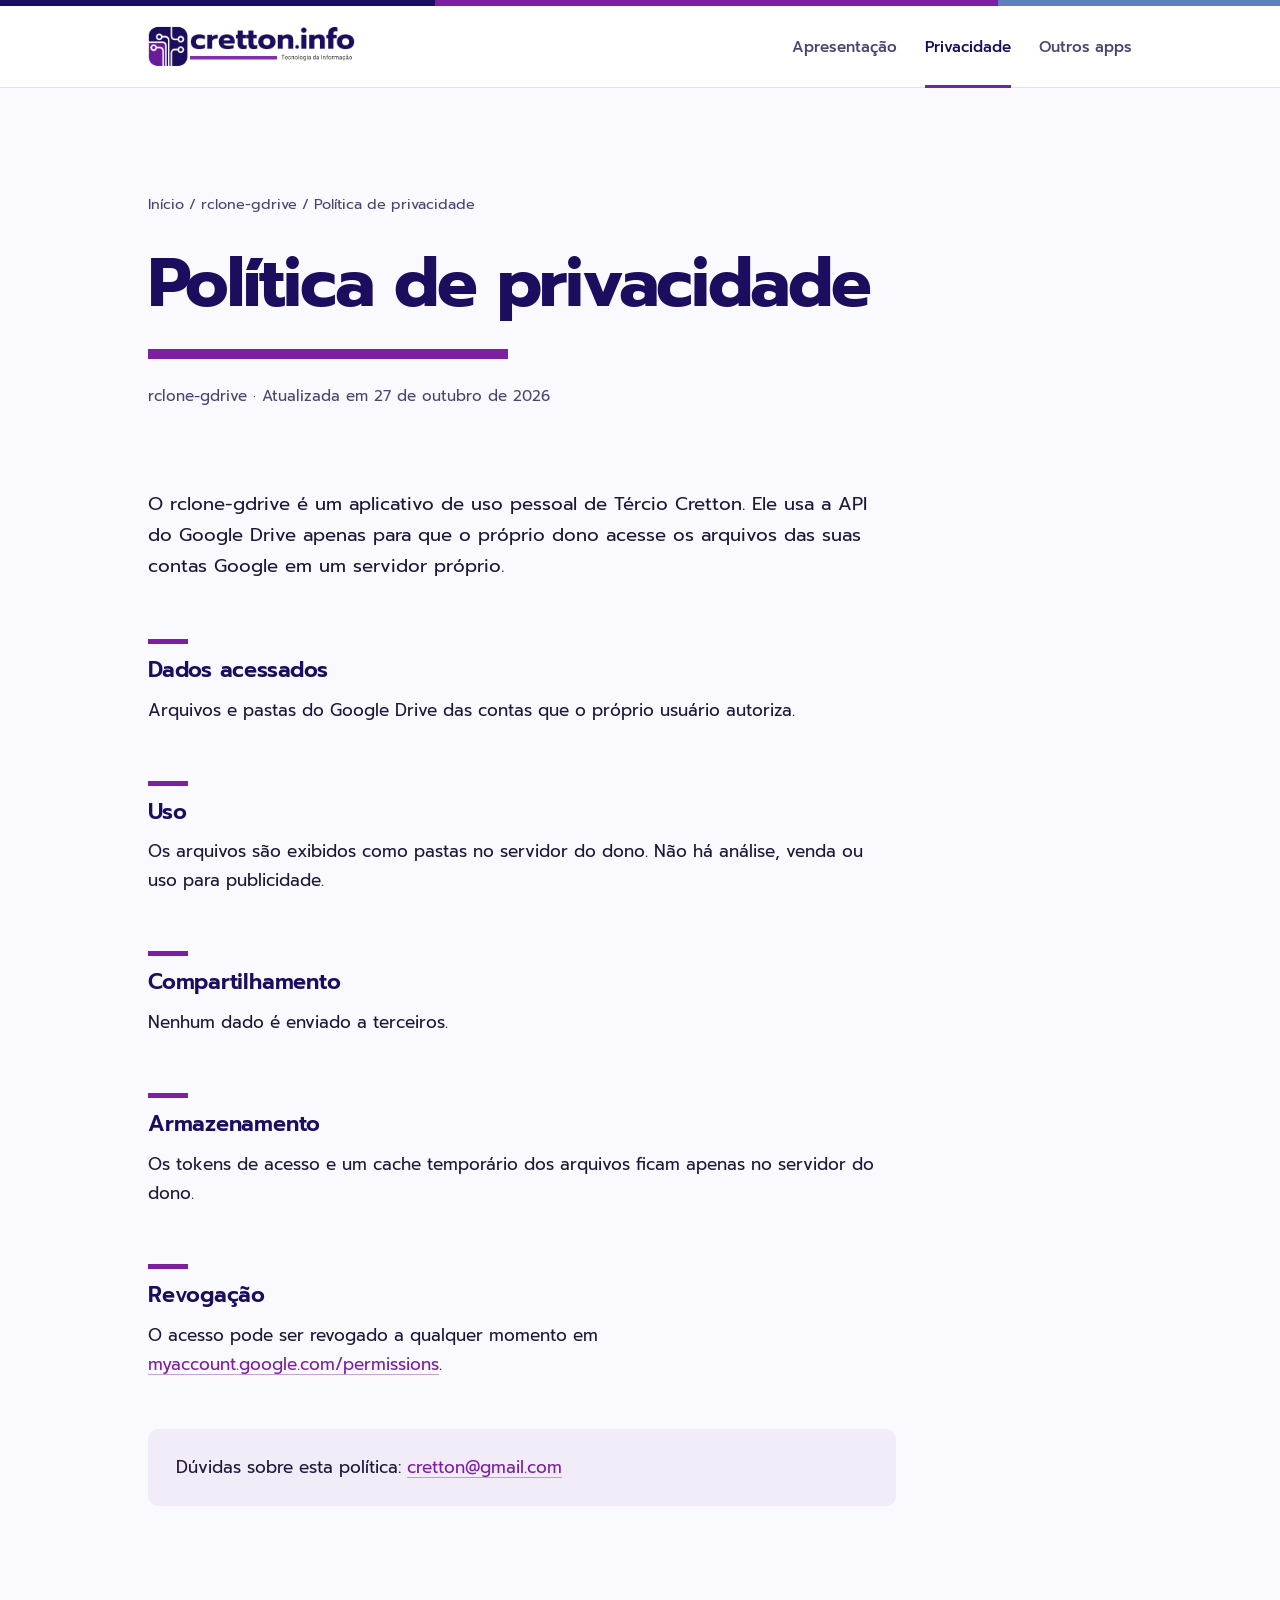
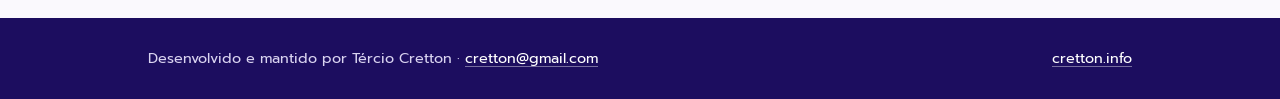
<file: privacidade.html>
<!doctype html>
<html lang="pt-BR">
<head>
<meta charset="utf-8">
<meta name="viewport" content="width=device-width,initial-scale=1">
<title>Política de privacidade · rclone-gdrive · cretton.info</title>
<meta name="description" content="Política de privacidade do rclone-gdrive, aplicativo de uso pessoal de Tércio Cretton.">
<meta name="theme-color" content="#1c0d5f">
<link rel="preconnect" href="https://fonts.googleapis.com">
<link rel="preconnect" href="https://fonts.gstatic.com" crossorigin>
<link rel="stylesheet" href="https://fonts.googleapis.com/css2?family=Prompt:wght@300;400;500;600;700&display=swap">
<link rel="stylesheet" href="style.css">
</head>
<body>
<a class="skip" href="#conteudo">Pular para o conteúdo</a>
<div class="brand-rail" aria-hidden="true"></div>
<header class="masthead">
  <div class="masthead-inner">
    <a class="logo" href="https://www.cretton.info/" aria-label="cretton.info, Tecnologia da Informação">
      <img src="img/cretton-info-logo.png" alt="cretton.info, Tecnologia da Informação" width="550" height="150">
    </a>
    <nav aria-label="Páginas do rclone-gdrive">
      <a href="rclone-gdrive/">Apresentação</a>
      <a href="privacidade.html" aria-current="page">Privacidade</a>
      <a href="./">Outros apps</a>
    </nav>
  </div>
</header>

<main id="conteudo">
  <p class="crumbs"><a href="./">Início</a> / <a href="rclone-gdrive/">rclone-gdrive</a> / Política de privacidade</p>
  <div class="doc-head">
    <h1>Política de privacidade</h1>
    <span class="bar" aria-hidden="true"></span>
    <p class="meta">rclone-gdrive · Atualizada em 27 de outubro de 2026</p>
  </div>

  <article class="doc">
    <p>O rclone-gdrive é um aplicativo de uso pessoal de Tércio Cretton. Ele usa a API do Google Drive apenas para que o próprio dono acesse os arquivos das suas contas Google em um servidor próprio.</p>

    <h2>Dados acessados</h2>
    <p>Arquivos e pastas do Google Drive das contas que o próprio usuário autoriza.</p>

    <h2>Uso</h2>
    <p>Os arquivos são exibidos como pastas no servidor do dono. Não há análise, venda ou uso para publicidade.</p>

    <h2>Compartilhamento</h2>
    <p>Nenhum dado é enviado a terceiros.</p>

    <h2>Armazenamento</h2>
    <p>Os tokens de acesso e um cache temporário dos arquivos ficam apenas no servidor do dono.</p>

    <h2>Revogação</h2>
    <p>O acesso pode ser revogado a qualquer momento em <a href="https://myaccount.google.com/permissions">myaccount.google.com/permissions</a>.</p>

    <div class="contact">
      <p>Dúvidas sobre esta política: <a href="mailto:cretton@gmail.com">cretton@gmail.com</a></p>
    </div>
  </article>
</main>

<footer class="footer">
  <div class="footer-inner">
    <p>Desenvolvido e mantido por Tércio Cretton · <a href="mailto:cretton@gmail.com">cretton@gmail.com</a></p>
    <p><a href="https://www.cretton.info/">cretton.info</a></p>
  </div>
</footer>
</body>
</html>
</file>
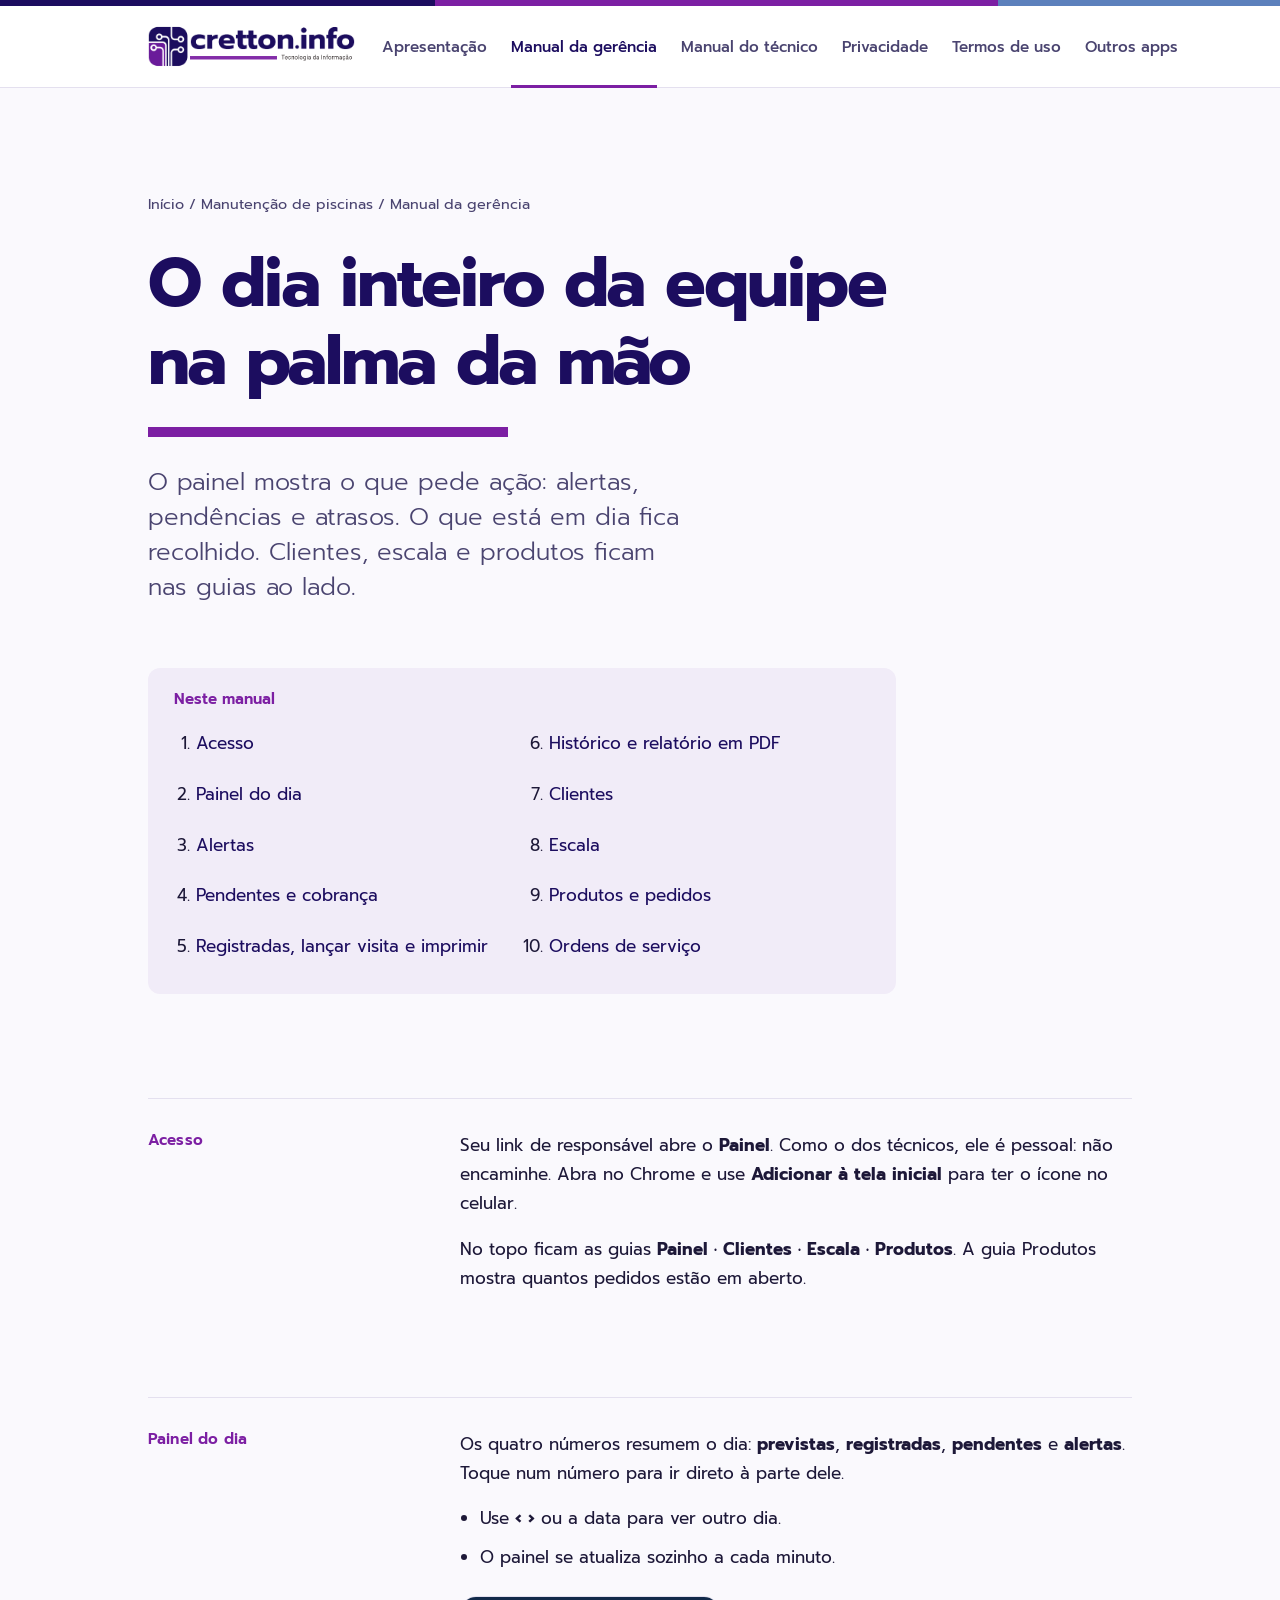
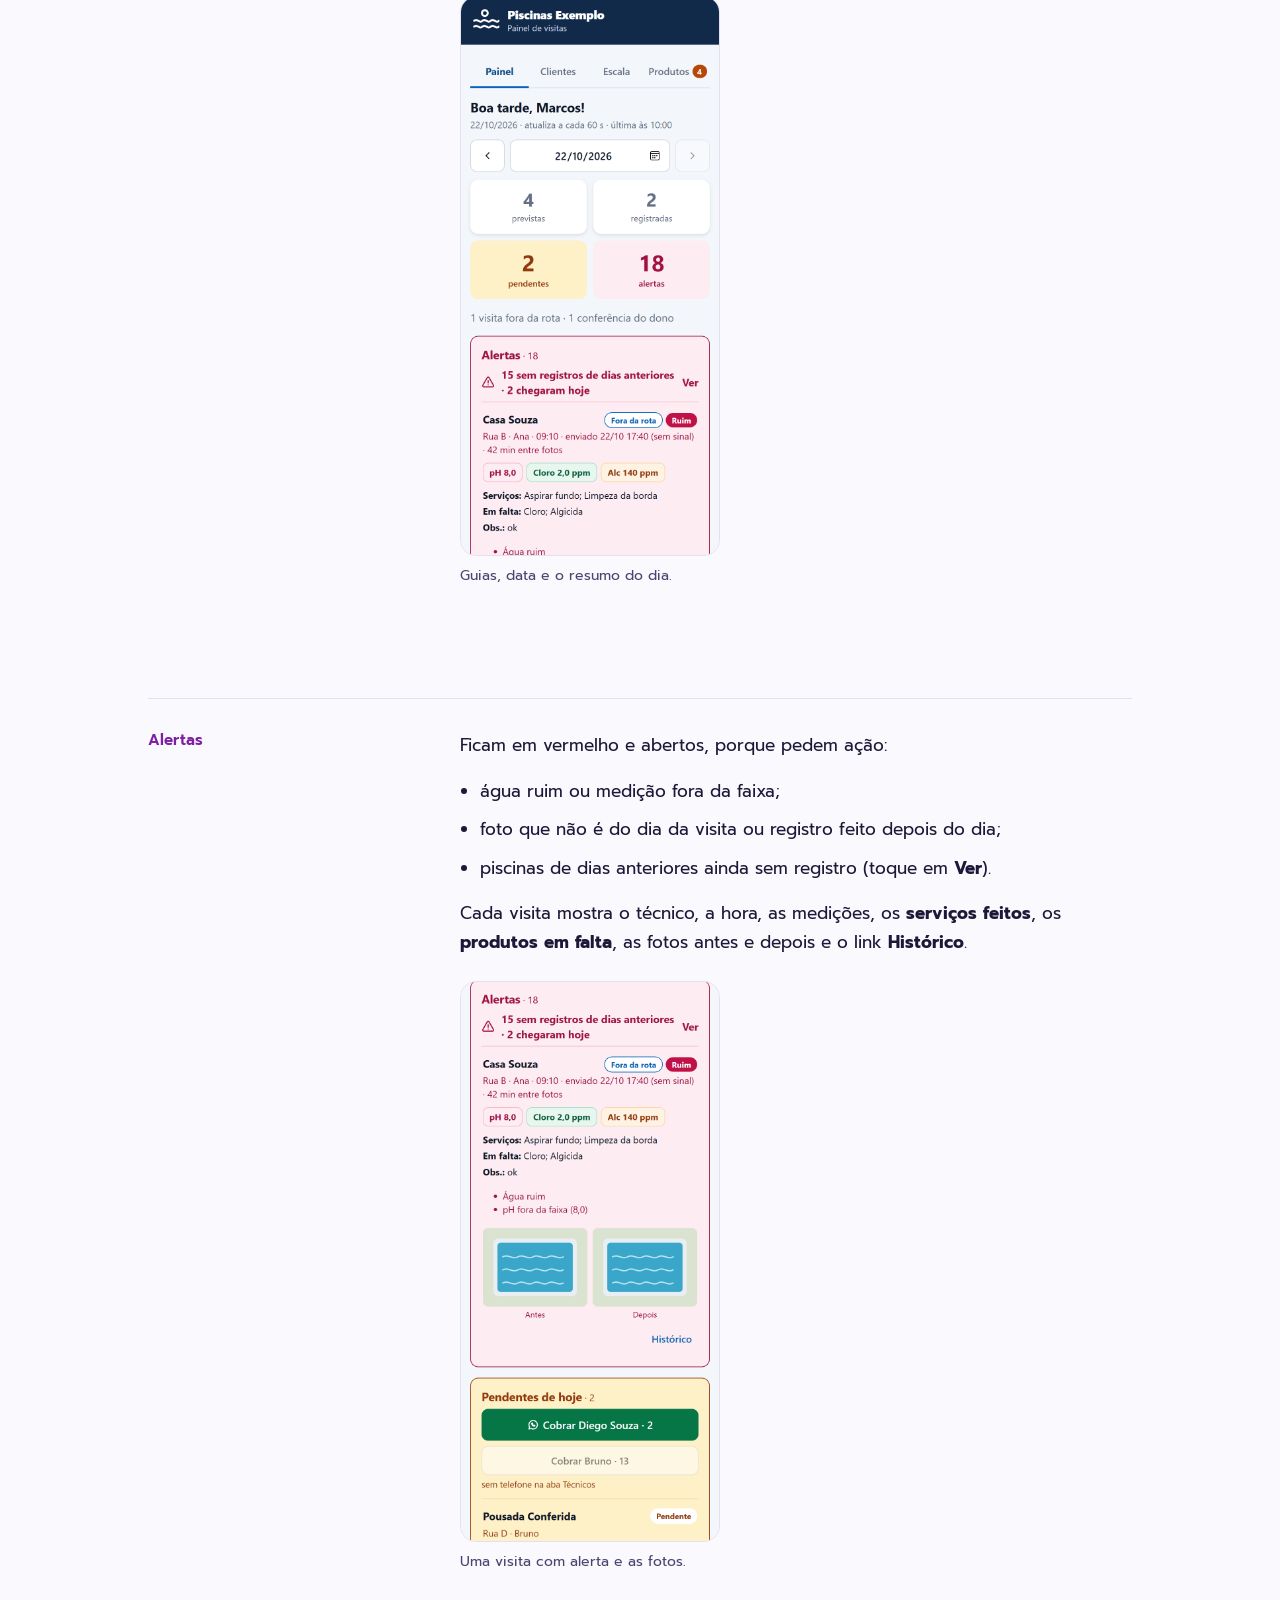
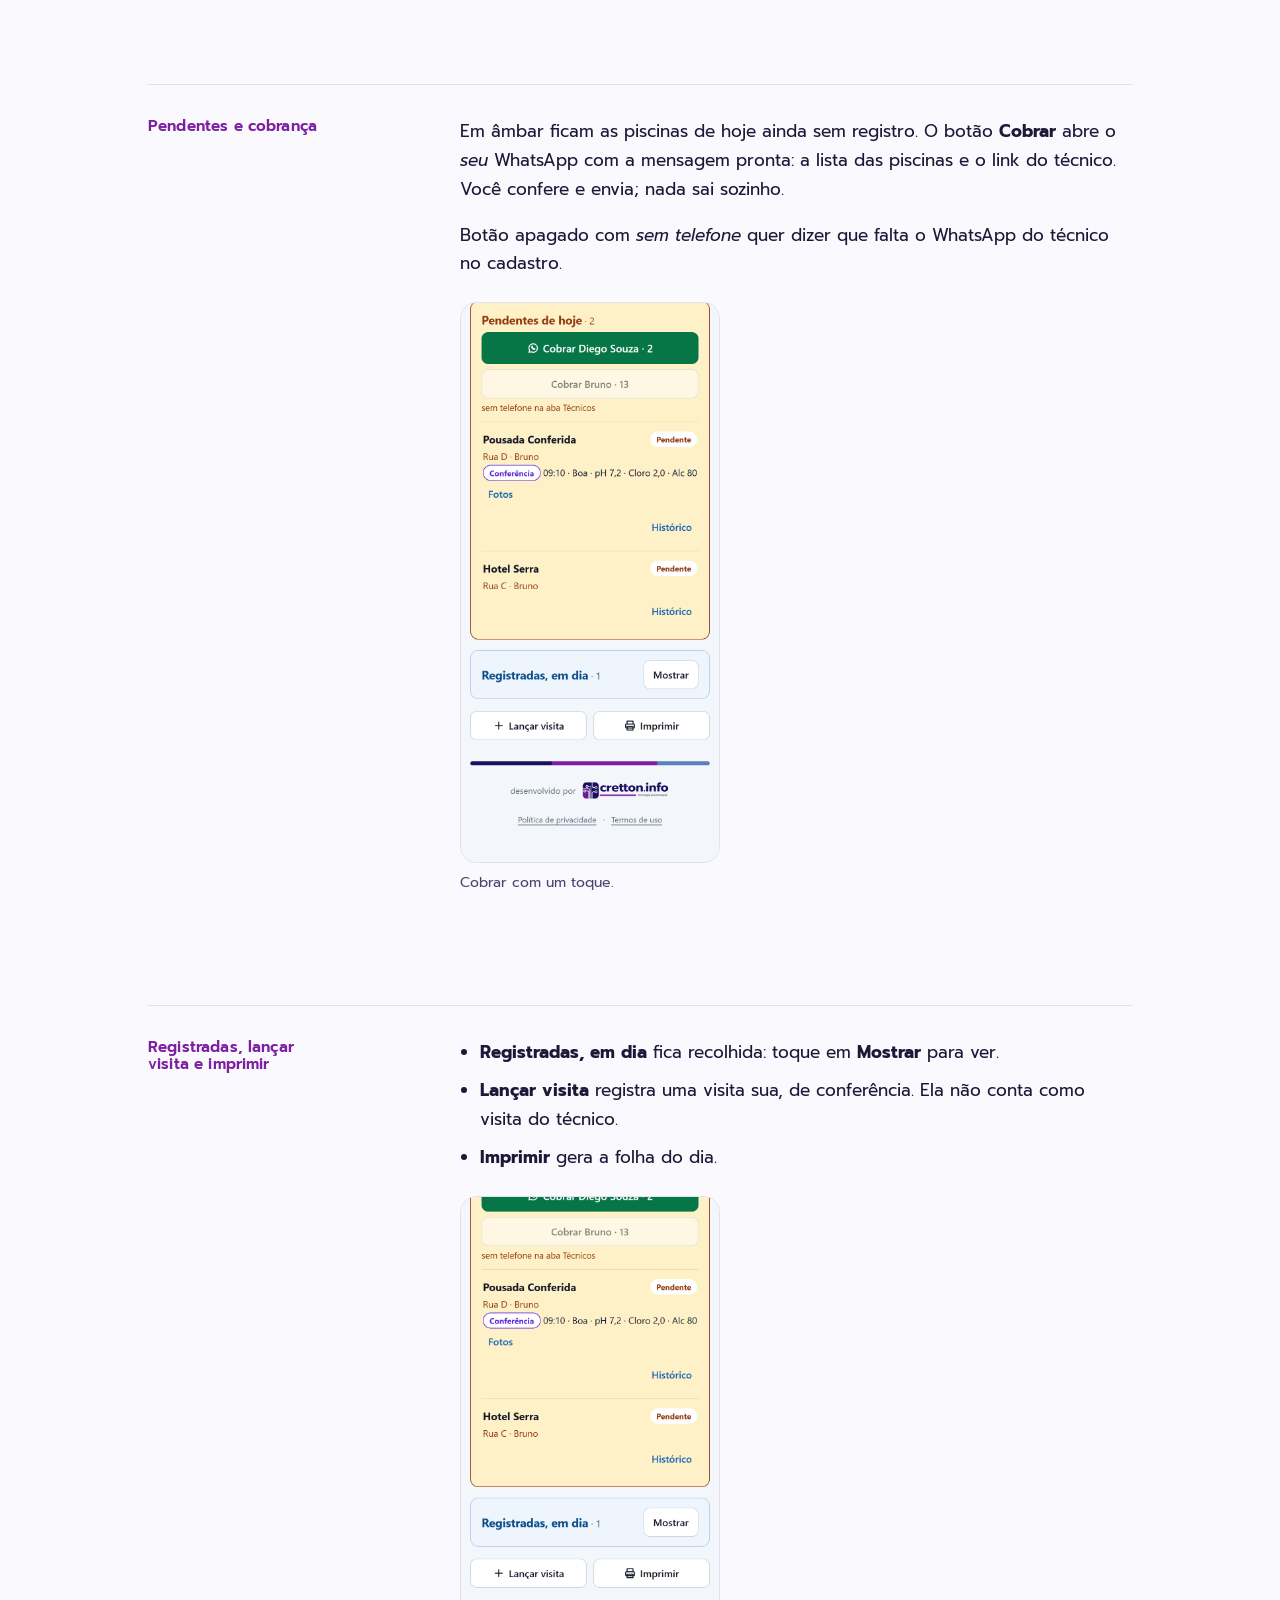
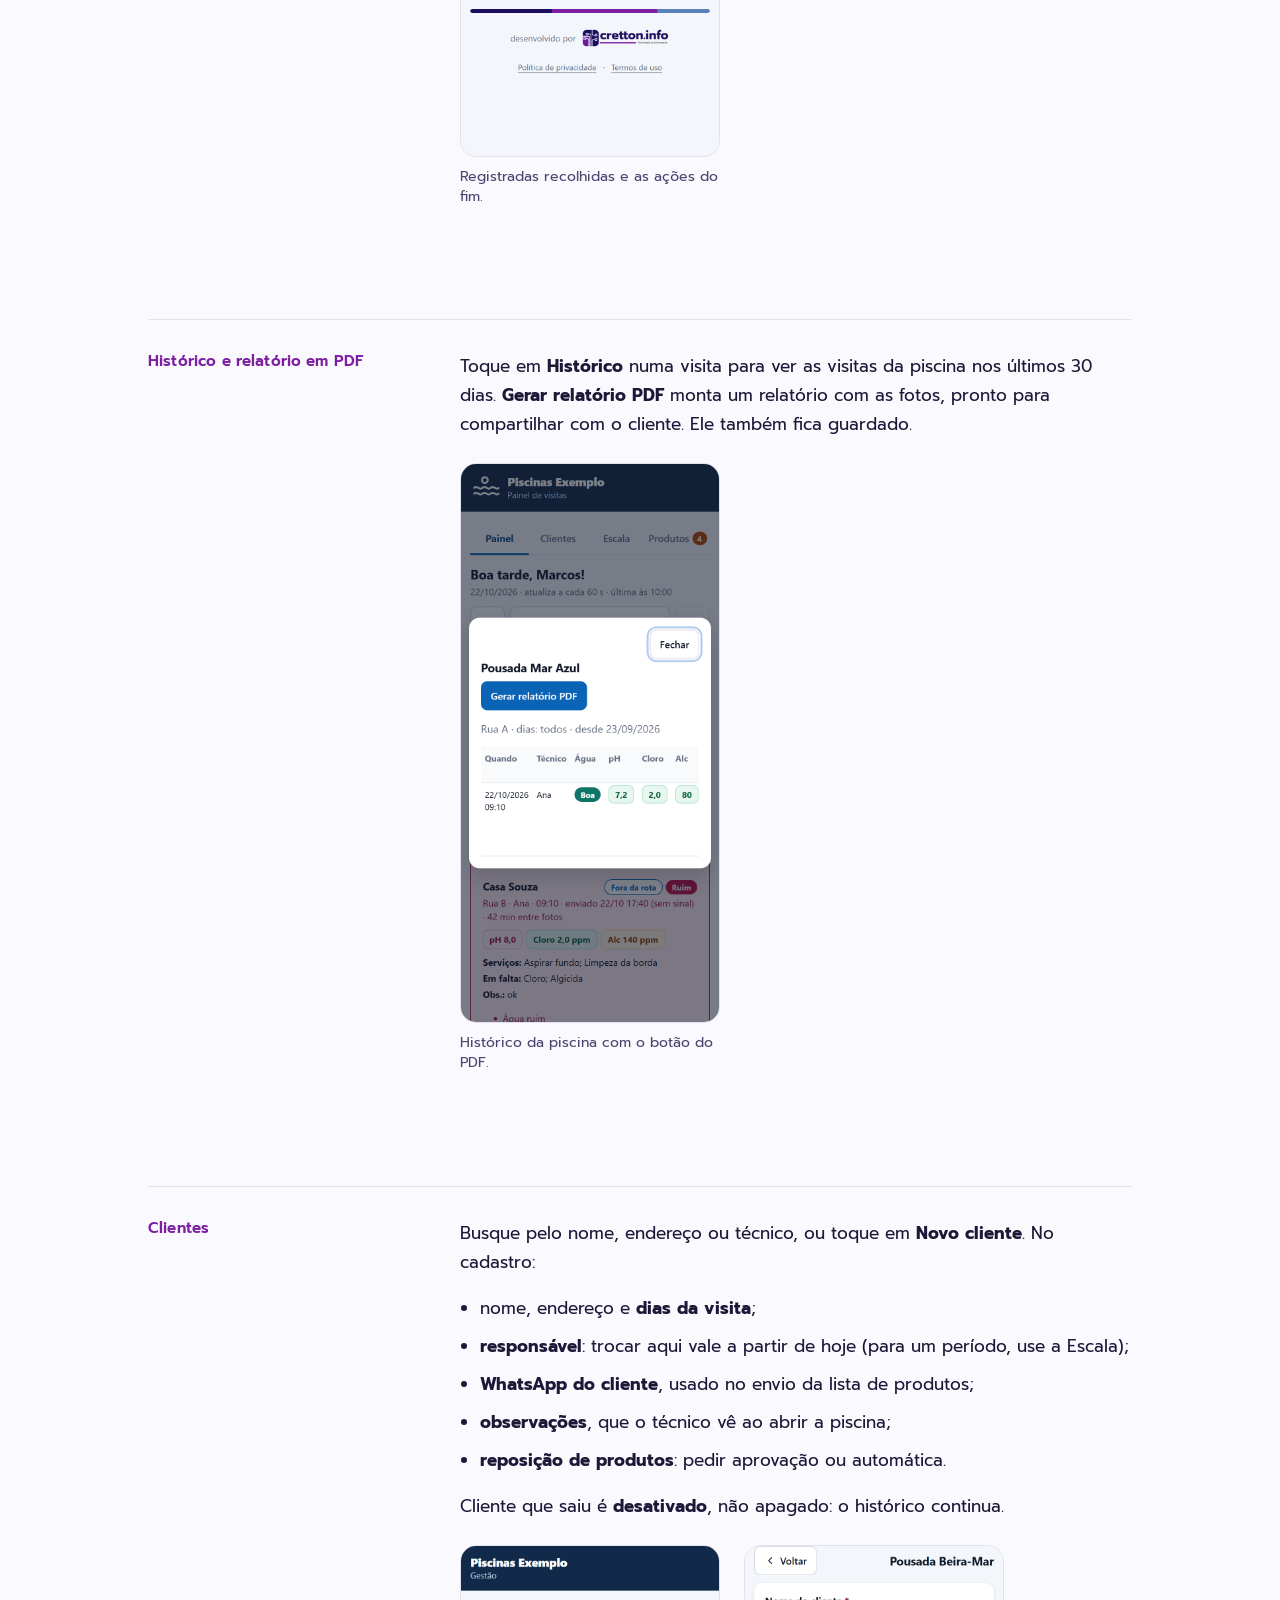
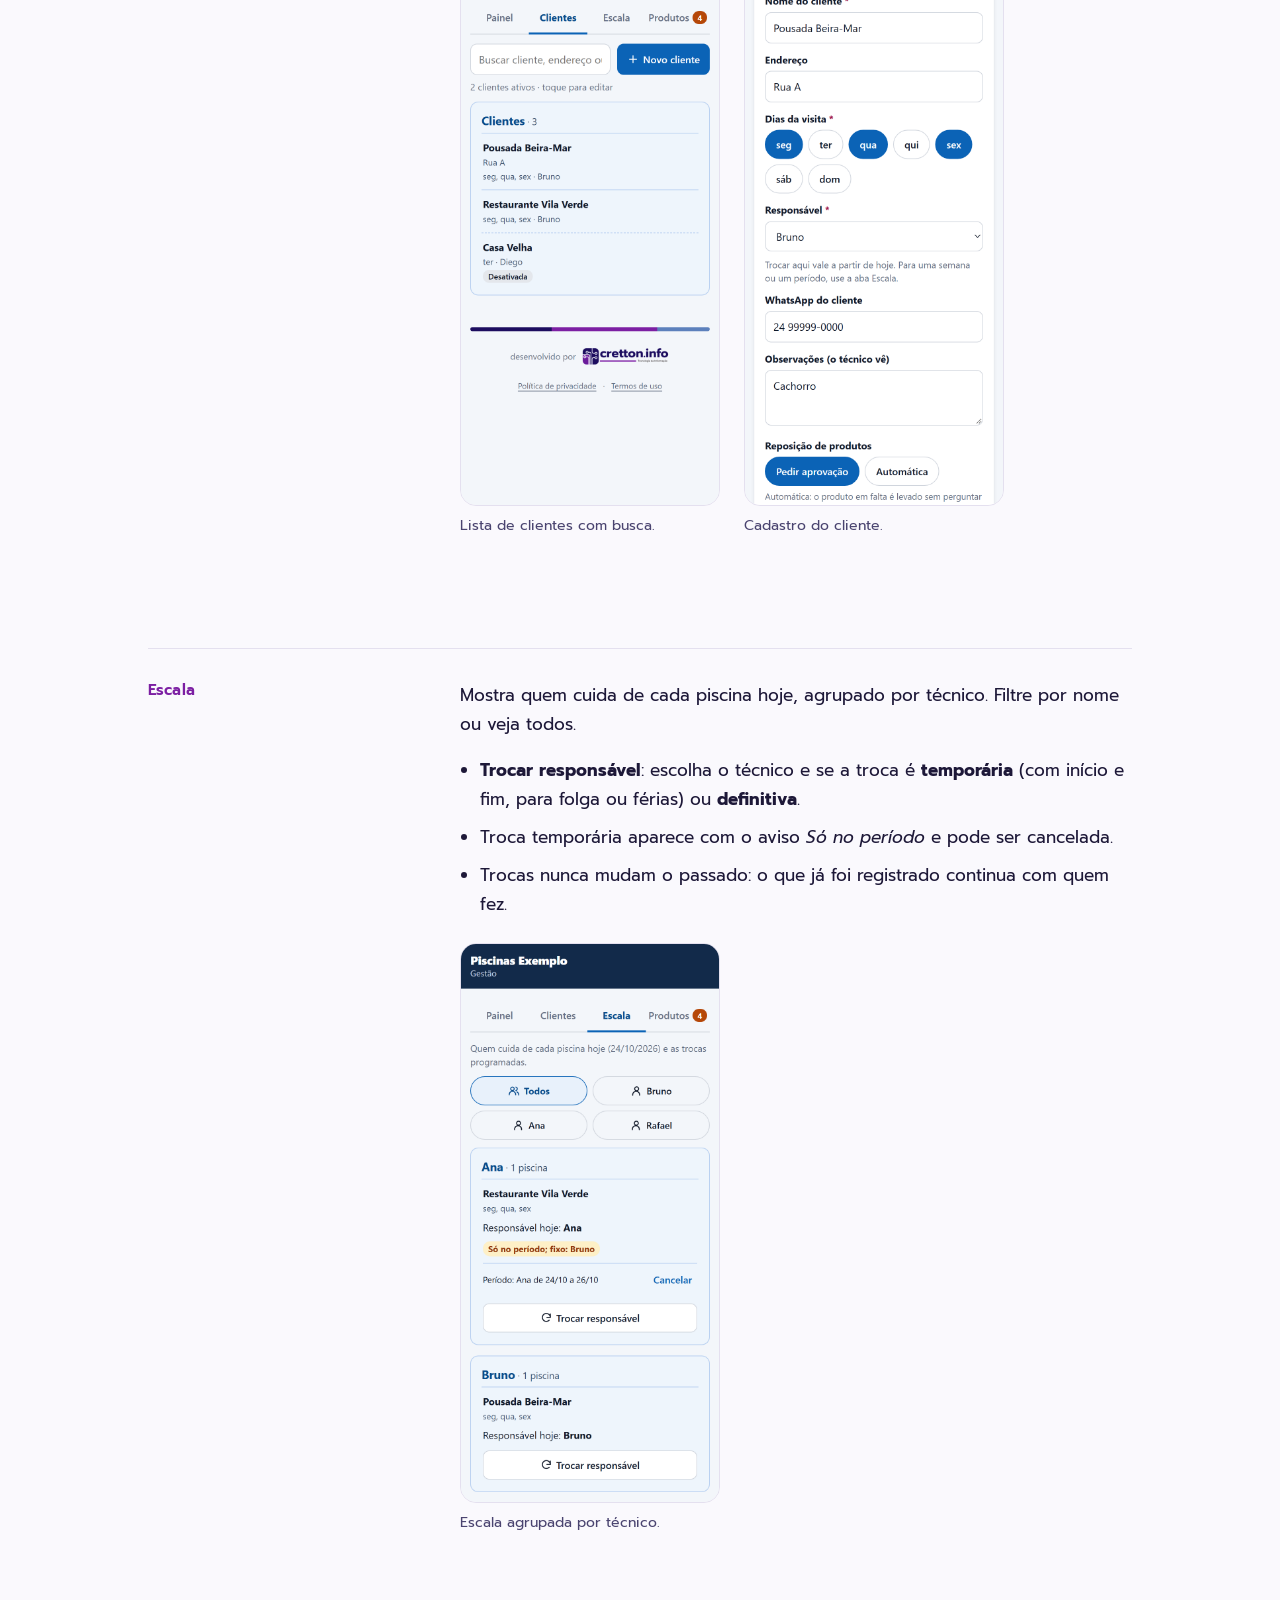
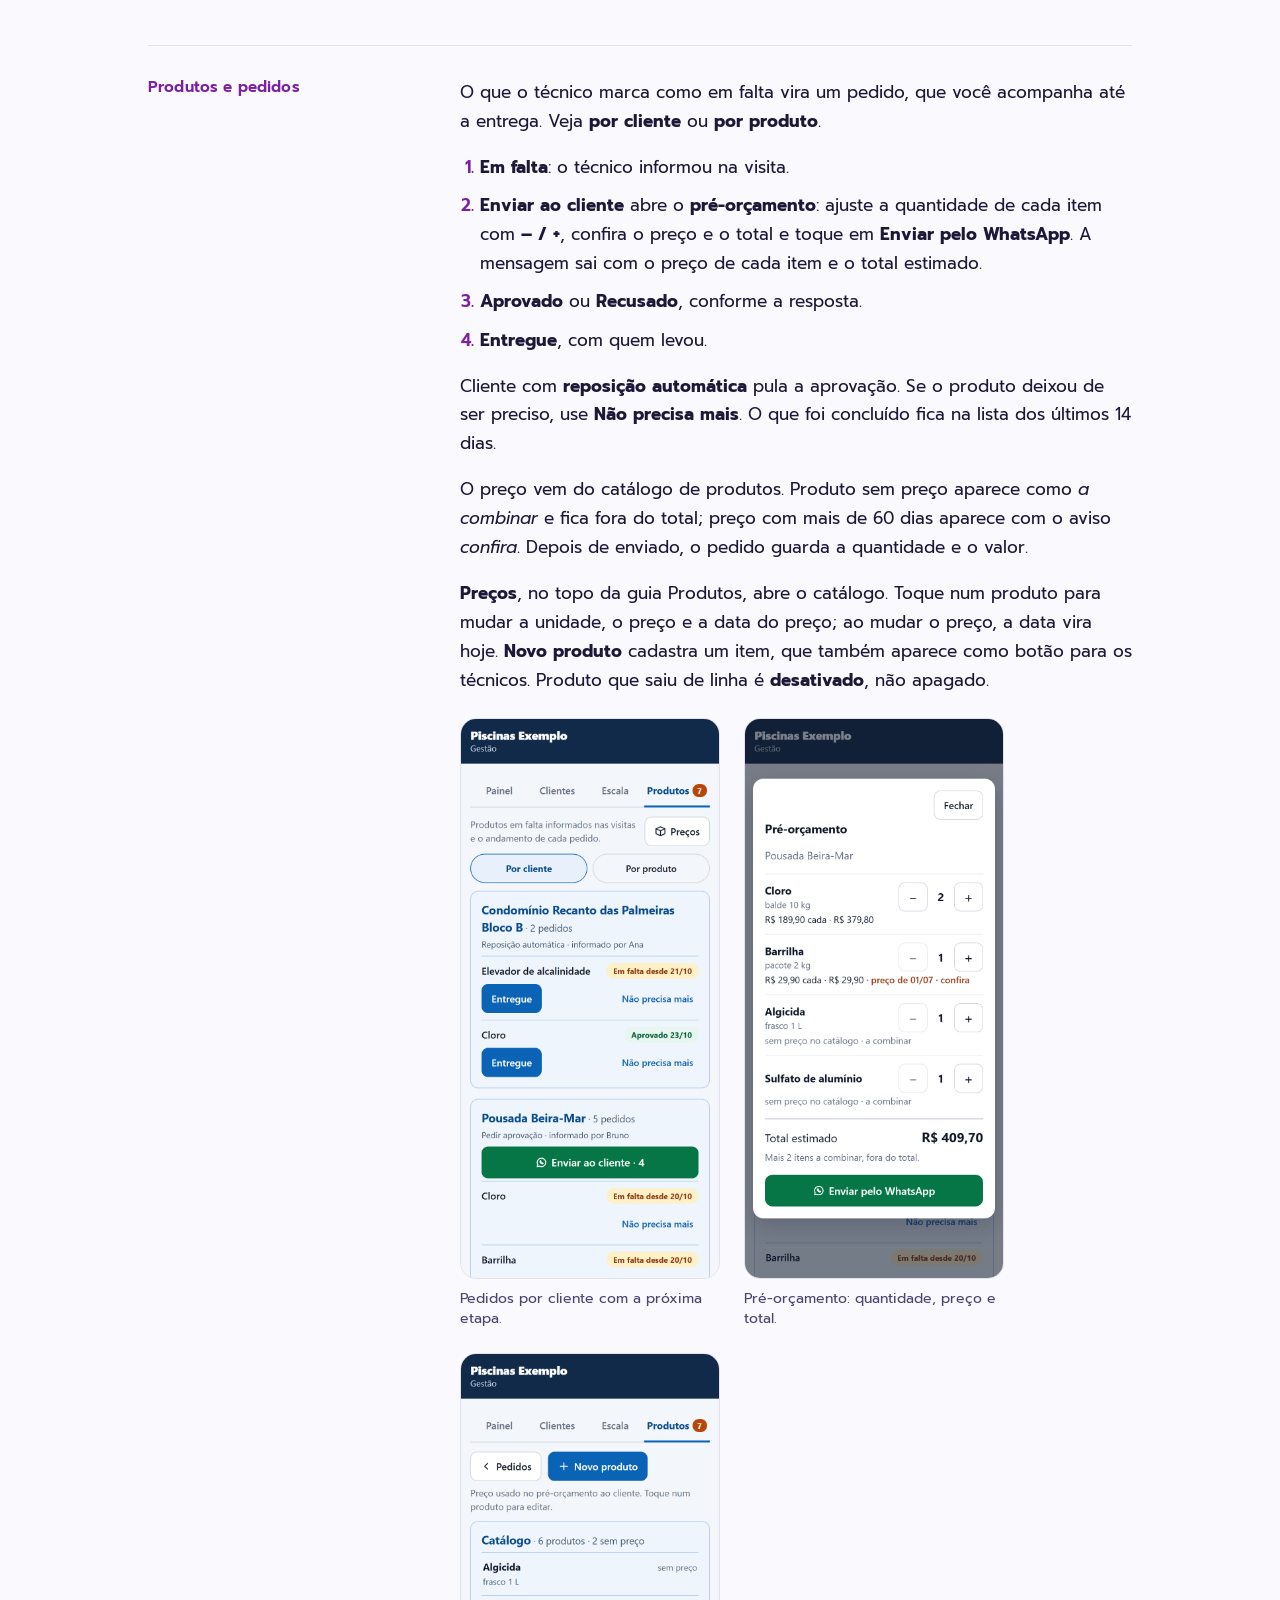
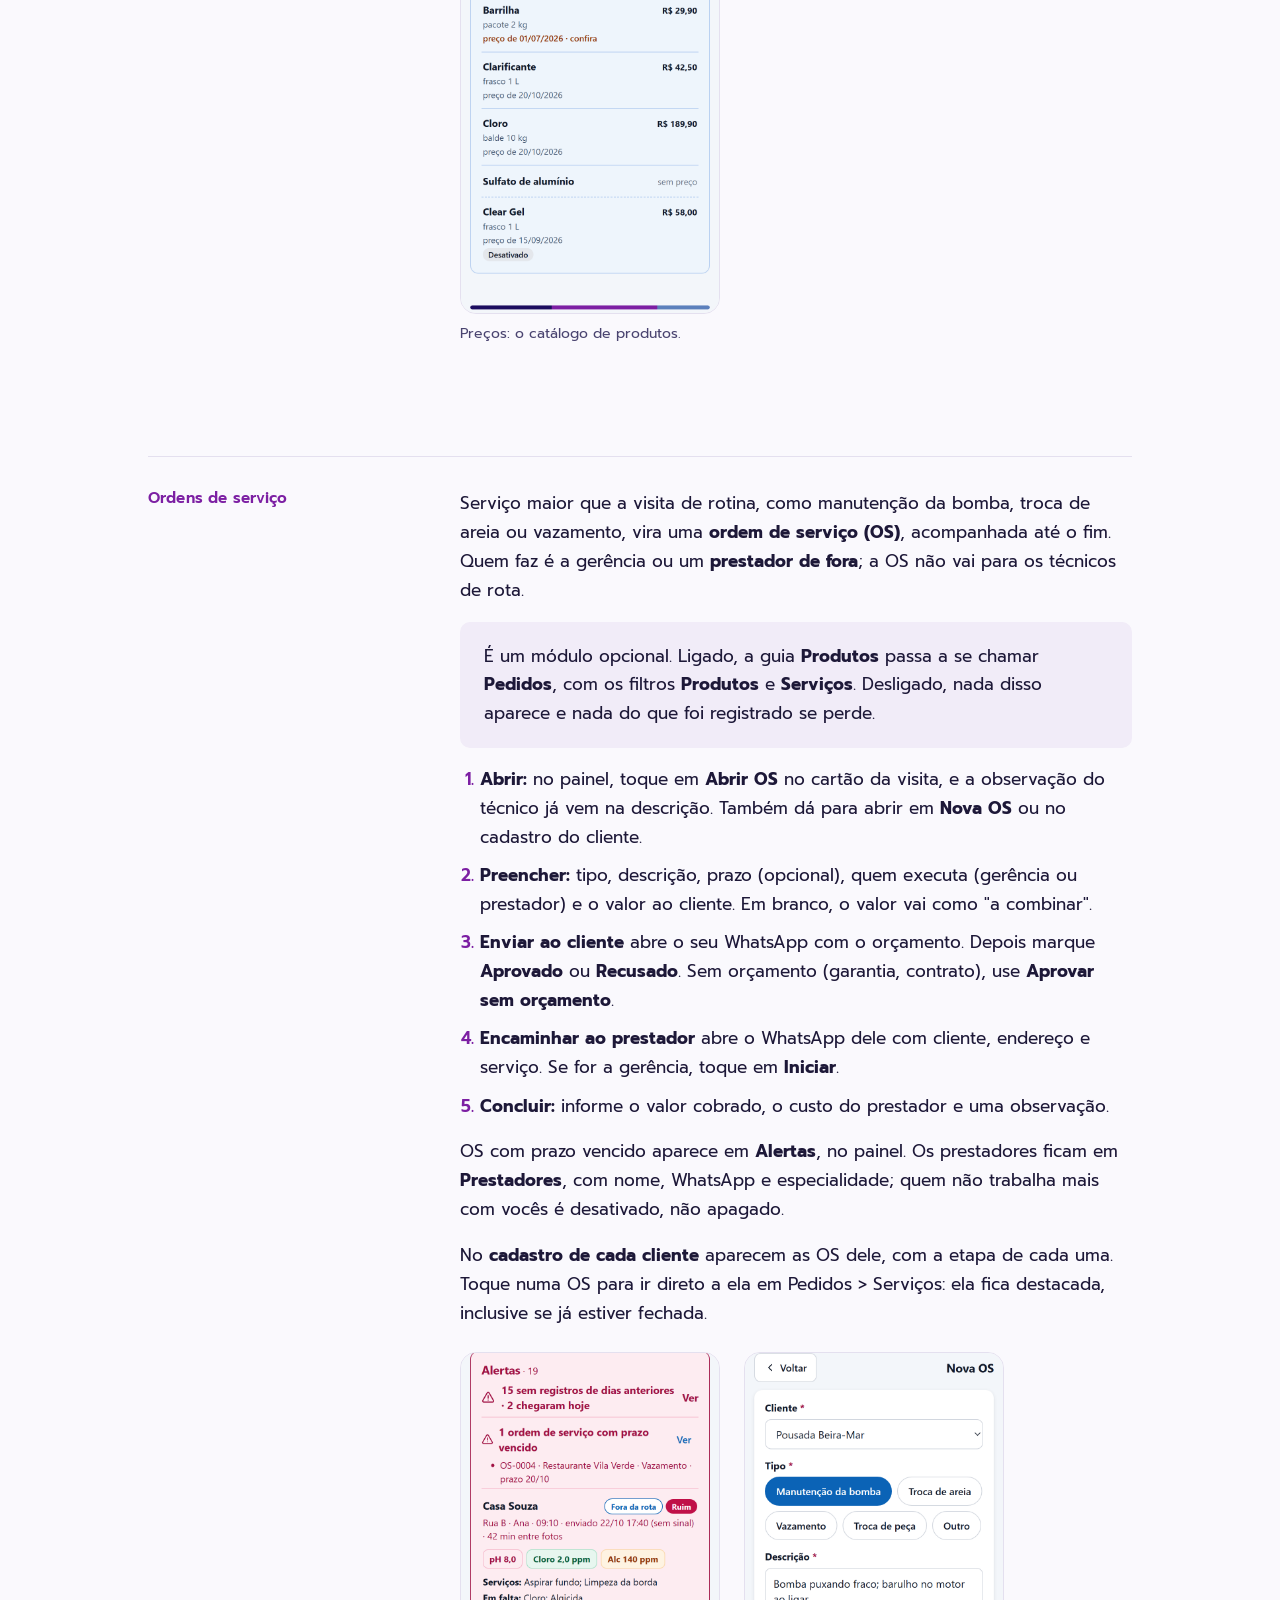
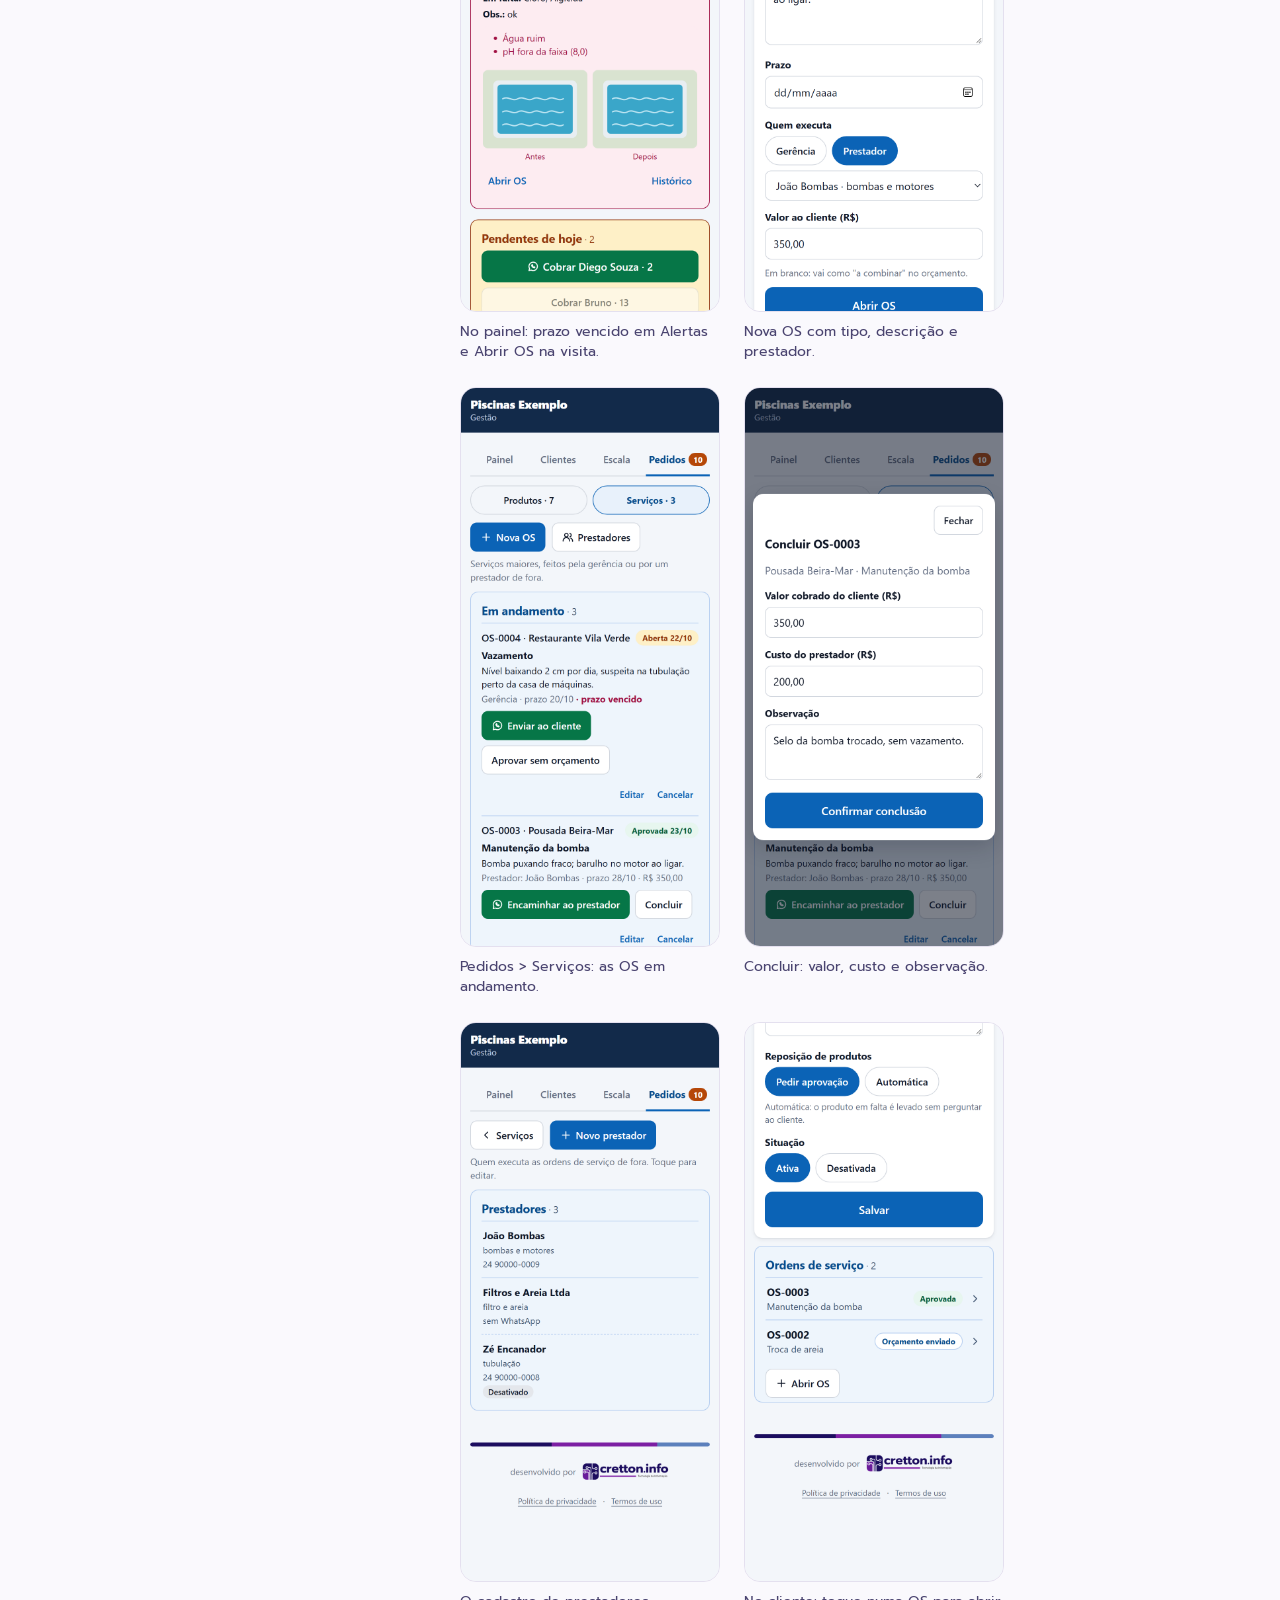
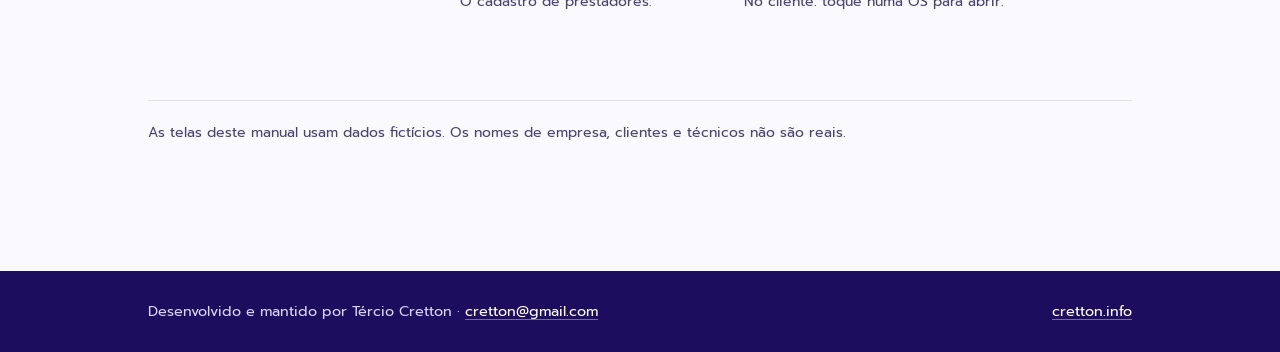
<file: piscinas/manual-dono.html>
<!doctype html>
<html lang="pt-BR">
<head>
<meta charset="utf-8">
<meta name="viewport" content="width=device-width,initial-scale=1">
<title>Manual da gerência · Manutenção de piscinas · cretton.info</title>
<meta name="description" content="Como a gerência acompanha as visitas do dia, cobra a equipe, cuida dos clientes, da escala e dos produtos em falta.">
<meta name="theme-color" content="#1c0d5f">
<meta property="og:type" content="article">
<meta property="og:title" content="Manual da gerência · Manutenção de piscinas">
<meta property="og:description" content="Como a gerência acompanha as visitas do dia, cobra a equipe, cuida dos clientes, da escala e dos produtos em falta.">
<meta property="og:url" content="https://tcretton.github.io/piscinas/manual-dono.html">
<meta property="og:image" content="https://tcretton.github.io/img/cretton-info-logo.png">
<meta property="og:locale" content="pt_BR">
<link rel="preconnect" href="https://fonts.googleapis.com">
<link rel="preconnect" href="https://fonts.gstatic.com" crossorigin>
<link rel="stylesheet" href="https://fonts.googleapis.com/css2?family=Prompt:wght@300;400;500;600;700&display=swap">
<link rel="stylesheet" href="../style.css">
</head>
<body>
<a class="skip" href="#conteudo">Pular para o conteúdo</a>
<div class="brand-rail" aria-hidden="true"></div>
<header class="masthead masthead-apps">
  <div class="masthead-inner">
    <a class="logo" href="https://www.cretton.info/" aria-label="cretton.info, Tecnologia da Informação">
      <img src="../img/cretton-info-logo.png" alt="cretton.info, Tecnologia da Informação" width="550" height="150">
    </a>
    <nav class="nav-apps" aria-label="Páginas do sistema de manutenção de piscinas">
      <a href="./">Apresentação</a>
      <a href="manual-dono.html" aria-current="page">Manual da gerência</a>
      <a href="manual-tecnico.html">Manual do técnico</a>
      <a href="privacidade.html">Privacidade</a>
      <a href="termos.html">Termos de uso</a>
      <a href="../">Outros apps</a>
    </nav>
  </div>
</header>

<main id="conteudo">
  <p class="crumbs"><a href="../">Início</a> / <a href="./">Manutenção de piscinas</a> / Manual da gerência</p>
  <h1 class="sys-title">O dia inteiro da equipe na palma da mão</h1>
  <span class="bar" aria-hidden="true"></span>
  <p class="lede">O painel mostra o que pede ação: alertas, pendências e atrasos. O que está em dia fica recolhido. Clientes, escala e produtos ficam nas guias ao lado.</p>

  <nav class="indice" aria-label="Neste manual">
    <h2>Neste manual</h2>
    <ol>
      <li><a href="#acesso">Acesso</a></li>
      <li><a href="#painel">Painel do dia</a></li>
      <li><a href="#alertas">Alertas</a></li>
      <li><a href="#cobrar">Pendentes e cobrança</a></li>
      <li><a href="#registradas">Registradas, lançar visita e imprimir</a></li>
      <li><a href="#historico">Histórico e relatório em PDF</a></li>
      <li><a href="#clientes">Clientes</a></li>
      <li><a href="#escala">Escala</a></li>
      <li><a href="#produtos">Produtos e pedidos</a></li>
      <li><a href="#os">Ordens de serviço</a></li>
    </ol>
  </nav>

  <section class="sys" id="acesso" aria-labelledby="t-acesso">
    <h2 id="t-acesso">Acesso</h2>
    <div class="sys-body manual">

      <p>Seu link de responsável abre o <strong>Painel</strong>. Como o dos técnicos, ele é pessoal: não encaminhe. Abra no Chrome e use <strong>Adicionar à tela inicial</strong> para ter o ícone no celular.</p>
      <p>No topo ficam as guias <strong>Painel · Clientes · Escala · Produtos</strong>. A guia Produtos mostra quantos pedidos estão em aberto.</p>
    </div>
  </section>

  <section class="sys" id="painel" aria-labelledby="t-painel">
    <h2 id="t-painel">Painel do dia</h2>
    <div class="sys-body manual">

      <p>Os quatro números resumem o dia: <strong>previstas</strong>, <strong>registradas</strong>, <strong>pendentes</strong> e <strong>alertas</strong>. Toque num número para ir direto à parte dele.</p>
      <ul class="dicas">
        <li>Use <strong>‹ ›</strong> ou a data para ver outro dia.</li>
        <li>O painel se atualiza sozinho a cada minuto.</li>
      </ul>
      <div class="telas"><figure class="tela"><img src="img/dono-topo.png" alt="Painel com as guias, a data e os números previstas, registradas, pendentes e alertas" width="780" height="1688" loading="lazy"><figcaption>Guias, data e o resumo do dia.</figcaption></figure></div>
    </div>
  </section>

  <section class="sys" id="alertas" aria-labelledby="t-alertas">
    <h2 id="t-alertas">Alertas</h2>
    <div class="sys-body manual">

      <p>Ficam em vermelho e abertos, porque pedem ação:</p>
      <ul class="dicas">
        <li>água ruim ou medição fora da faixa;</li>
        <li>foto que não é do dia da visita ou registro feito depois do dia;</li>
        <li>piscinas de dias anteriores ainda sem registro (toque em <strong>Ver</strong>).</li>
      </ul>
      <p>Cada visita mostra o técnico, a hora, as medições, os <strong>serviços feitos</strong>, os <strong>produtos em falta</strong>, as fotos antes e depois e o link <strong>Histórico</strong>.</p>
      <div class="telas"><figure class="tela"><img src="img/dono-alertas.png" alt="Caixa vermelha de alertas com uma visita, medições, serviços e fotos antes e depois" width="780" height="1688" loading="lazy"><figcaption>Uma visita com alerta e as fotos.</figcaption></figure></div>
    </div>
  </section>

  <section class="sys" id="cobrar" aria-labelledby="t-cobrar">
    <h2 id="t-cobrar">Pendentes e cobrança</h2>
    <div class="sys-body manual">

      <p>Em âmbar ficam as piscinas de hoje ainda sem registro. O botão <strong>Cobrar</strong> abre o <em>seu</em> WhatsApp com a mensagem pronta: a lista das piscinas e o link do técnico. Você confere e envia; nada sai sozinho.</p>
      <p>Botão apagado com <em>sem telefone</em> quer dizer que falta o WhatsApp do técnico no cadastro.</p>
      <div class="telas"><figure class="tela"><img src="img/dono-pendentes.png" alt="Caixa âmbar de pendentes com o botão verde Cobrar e a lista de piscinas" width="780" height="1688" loading="lazy"><figcaption>Cobrar com um toque.</figcaption></figure></div>
    </div>
  </section>

  <section class="sys" id="registradas" aria-labelledby="t-registradas">
    <h2 id="t-registradas">Registradas, lançar visita e imprimir</h2>
    <div class="sys-body manual">

      <ul class="dicas">
        <li><strong>Registradas, em dia</strong> fica recolhida: toque em <strong>Mostrar</strong> para ver.</li>
        <li><strong>Lançar visita</strong> registra uma visita sua, de conferência. Ela não conta como visita do técnico.</li>
        <li><strong>Imprimir</strong> gera a folha do dia.</li>
      </ul>
      <div class="telas"><figure class="tela"><img src="img/dono-registradas.png" alt="Seção Registradas em dia recolhida, com os botões Lançar visita e Imprimir" width="780" height="1688" loading="lazy"><figcaption>Registradas recolhidas e as ações do fim.</figcaption></figure></div>
    </div>
  </section>

  <section class="sys" id="historico" aria-labelledby="t-historico">
    <h2 id="t-historico">Histórico e relatório em PDF</h2>
    <div class="sys-body manual">

      <p>Toque em <strong>Histórico</strong> numa visita para ver as visitas da piscina nos últimos 30 dias. <strong>Gerar relatório PDF</strong> monta um relatório com as fotos, pronto para compartilhar com o cliente. Ele também fica guardado.</p>
      <div class="telas"><figure class="tela"><img src="img/dono-historico.png" alt="Janela de histórico da piscina com a tabela de visitas e o botão Gerar relatório PDF" width="780" height="1688" loading="lazy"><figcaption>Histórico da piscina com o botão do PDF.</figcaption></figure></div>
    </div>
  </section>

  <section class="sys" id="clientes" aria-labelledby="t-clientes">
    <h2 id="t-clientes">Clientes</h2>
    <div class="sys-body manual">

      <p>Busque pelo nome, endereço ou técnico, ou toque em <strong>Novo cliente</strong>. No cadastro:</p>
      <ul class="dicas">
        <li>nome, endereço e <strong>dias da visita</strong>;</li>
        <li><strong>responsável</strong>: trocar aqui vale a partir de hoje (para um período, use a Escala);</li>
        <li><strong>WhatsApp do cliente</strong>, usado no envio da lista de produtos;</li>
        <li><strong>observações</strong>, que o técnico vê ao abrir a piscina;</li>
        <li><strong>reposição de produtos</strong>: pedir aprovação ou automática.</li>
      </ul>
      <p>Cliente que saiu é <strong>desativado</strong>, não apagado: o histórico continua.</p>
      <div class="telas"><figure class="tela"><img src="img/dono-clientes.png" alt="Guia Clientes com a busca, o botão Novo cliente e a lista" width="780" height="1688" loading="lazy"><figcaption>Lista de clientes com busca.</figcaption></figure><figure class="tela"><img src="img/dono-cliente-form.png" alt="Formulário do cliente com dias da visita, responsável, WhatsApp e reposição" width="780" height="1688" loading="lazy"><figcaption>Cadastro do cliente.</figcaption></figure></div>
    </div>
  </section>

  <section class="sys" id="escala" aria-labelledby="t-escala">
    <h2 id="t-escala">Escala</h2>
    <div class="sys-body manual">

      <p>Mostra quem cuida de cada piscina hoje, agrupado por técnico. Filtre por nome ou veja todos.</p>
      <ul class="dicas">
        <li><strong>Trocar responsável</strong>: escolha o técnico e se a troca é <strong>temporária</strong> (com início e fim, para folga ou férias) ou <strong>definitiva</strong>.</li>
        <li>Troca temporária aparece com o aviso <em>Só no período</em> e pode ser cancelada.</li>
        <li>Trocas nunca mudam o passado: o que já foi registrado continua com quem fez.</li>
      </ul>
      <div class="telas"><figure class="tela"><img src="img/dono-escala.png" alt="Guia Escala com filtros por técnico e piscinas agrupadas por responsável" width="780" height="1688" loading="lazy"><figcaption>Escala agrupada por técnico.</figcaption></figure></div>
    </div>
  </section>

  <section class="sys" id="produtos" aria-labelledby="t-produtos">
    <h2 id="t-produtos">Produtos e pedidos</h2>
    <div class="sys-body manual">

      <p>O que o técnico marca como em falta vira um pedido, que você acompanha até a entrega. Veja <strong>por cliente</strong> ou <strong>por produto</strong>.</p>
      <ol class="passos">
        <li><strong>Em falta</strong>: o técnico informou na visita.</li>
        <li><strong>Enviar ao cliente</strong> abre o <strong>pré-orçamento</strong>: ajuste a quantidade de cada item com <strong>– / +</strong>, confira o preço e o total e toque em <strong>Enviar pelo WhatsApp</strong>. A mensagem sai com o preço de cada item e o total estimado.</li>
        <li><strong>Aprovado</strong> ou <strong>Recusado</strong>, conforme a resposta.</li>
        <li><strong>Entregue</strong>, com quem levou.</li>
      </ol>
      <p>Cliente com <strong>reposição automática</strong> pula a aprovação. Se o produto deixou de ser preciso, use <strong>Não precisa mais</strong>. O que foi concluído fica na lista dos últimos 14 dias.</p>
      <p>O preço vem do catálogo de produtos. Produto sem preço aparece como <em>a combinar</em> e fica fora do total; preço com mais de 60 dias aparece com o aviso <em>confira</em>. Depois de enviado, o pedido guarda a quantidade e o valor.</p>
      <p><strong>Preços</strong>, no topo da guia Produtos, abre o catálogo. Toque num produto para mudar a unidade, o preço e a data do preço; ao mudar o preço, a data vira hoje. <strong>Novo produto</strong> cadastra um item, que também aparece como botão para os técnicos. Produto que saiu de linha é <strong>desativado</strong>, não apagado.</p>
      <div class="telas"><figure class="tela"><img src="img/dono-produtos.png" alt="Guia Produtos com pedidos por cliente, etapas e o botão Enviar ao cliente" width="780" height="1688" loading="lazy"><figcaption>Pedidos por cliente com a próxima etapa.</figcaption></figure><figure class="tela"><img src="img/dono-orcamento.png" alt="Janela de pré-orçamento com quantidade por item, preços, total estimado e o botão Enviar pelo WhatsApp" width="780" height="1688" loading="lazy"><figcaption>Pré-orçamento: quantidade, preço e total.</figcaption></figure><figure class="tela"><img src="img/dono-precos.png" alt="Lista de produtos do catálogo com unidade, preço e data do preço" width="780" height="1688" loading="lazy"><figcaption>Preços: o catálogo de produtos.</figcaption></figure></div>
    </div>
  </section>

  <section class="sys" id="os" aria-labelledby="t-os">
    <h2 id="t-os">Ordens de serviço</h2>
    <div class="sys-body manual">

      <p>Serviço maior que a visita de rotina, como manutenção da bomba, troca de areia ou vazamento, vira uma <strong>ordem de serviço (OS)</strong>, acompanhada até o fim. Quem faz é a gerência ou um <strong>prestador de fora</strong>; a OS não vai para os técnicos de rota.</p>
      <p class="sys-contact">É um módulo opcional. Ligado, a guia <strong>Produtos</strong> passa a se chamar <strong>Pedidos</strong>, com os filtros <strong>Produtos</strong> e <strong>Serviços</strong>. Desligado, nada disso aparece e nada do que foi registrado se perde.</p>
      <ol class="passos">
        <li><strong>Abrir:</strong> no painel, toque em <strong>Abrir OS</strong> no cartão da visita, e a observação do técnico já vem na descrição. Também dá para abrir em <strong>Nova OS</strong> ou no cadastro do cliente.</li>
        <li><strong>Preencher:</strong> tipo, descrição, prazo (opcional), quem executa (gerência ou prestador) e o valor ao cliente. Em branco, o valor vai como "a combinar".</li>
        <li><strong>Enviar ao cliente</strong> abre o seu WhatsApp com o orçamento. Depois marque <strong>Aprovado</strong> ou <strong>Recusado</strong>. Sem orçamento (garantia, contrato), use <strong>Aprovar sem orçamento</strong>.</li>
        <li><strong>Encaminhar ao prestador</strong> abre o WhatsApp dele com cliente, endereço e serviço. Se for a gerência, toque em <strong>Iniciar</strong>.</li>
        <li><strong>Concluir:</strong> informe o valor cobrado, o custo do prestador e uma observação.</li>
      </ol>
      <p>OS com prazo vencido aparece em <strong>Alertas</strong>, no painel. Os prestadores ficam em <strong>Prestadores</strong>, com nome, WhatsApp e especialidade; quem não trabalha mais com vocês é desativado, não apagado.</p>
      <p>No <strong>cadastro de cada cliente</strong> aparecem as OS dele, com a etapa de cada uma. Toque numa OS para ir direto a ela em Pedidos &gt; Serviços: ela fica destacada, inclusive se já estiver fechada.</p>
      <div class="telas"><figure class="tela"><img src="img/dono-os-painel.png" alt="Caixa de alertas com uma ordem de serviço de prazo vencido e o link Abrir OS no cartão da visita" width="780" height="1688" loading="lazy"><figcaption>No painel: prazo vencido em Alertas e Abrir OS na visita.</figcaption></figure><figure class="tela"><img src="img/dono-os-form.png" alt="Formulário de nova ordem de serviço com cliente, tipo, descrição, prazo, prestador e valor" width="780" height="1688" loading="lazy"><figcaption>Nova OS com tipo, descrição e prestador.</figcaption></figure><figure class="tela"><img src="img/dono-os-lista.png" alt="Lista de ordens de serviço com etapa, prestador, prazo, valor e botões da próxima etapa" width="780" height="1688" loading="lazy"><figcaption>Pedidos > Serviços: as OS em andamento.</figcaption></figure><figure class="tela"><img src="img/dono-os-concluir.png" alt="Janela de conclusão da ordem de serviço com valor cobrado, custo do prestador e observação" width="780" height="1688" loading="lazy"><figcaption>Concluir: valor, custo e observação.</figcaption></figure><figure class="tela"><img src="img/dono-os-prestadores.png" alt="Lista de prestadores com especialidade e WhatsApp" width="780" height="1688" loading="lazy"><figcaption>O cadastro de prestadores.</figcaption></figure><figure class="tela"><img src="img/dono-os-cliente.png" alt="Cadastro do cliente com a lista das ordens de serviço dele, cada uma com a etapa e uma seta" width="780" height="1688" loading="lazy"><figcaption>No cliente: toque numa OS para abrir.</figcaption></figure></div>
    </div>
  </section>

  <p class="nota-ficticia">As telas deste manual usam dados fictícios. Os nomes de empresa, clientes e técnicos não são reais.</p>
</main>

<footer class="footer">
  <div class="footer-inner">
    <p>Desenvolvido e mantido por Tércio Cretton · <a href="mailto:cretton@gmail.com">cretton@gmail.com</a></p>
    <p><a href="https://www.cretton.info/">cretton.info</a></p>
  </div>
</footer>
</body>
</html>
</file>
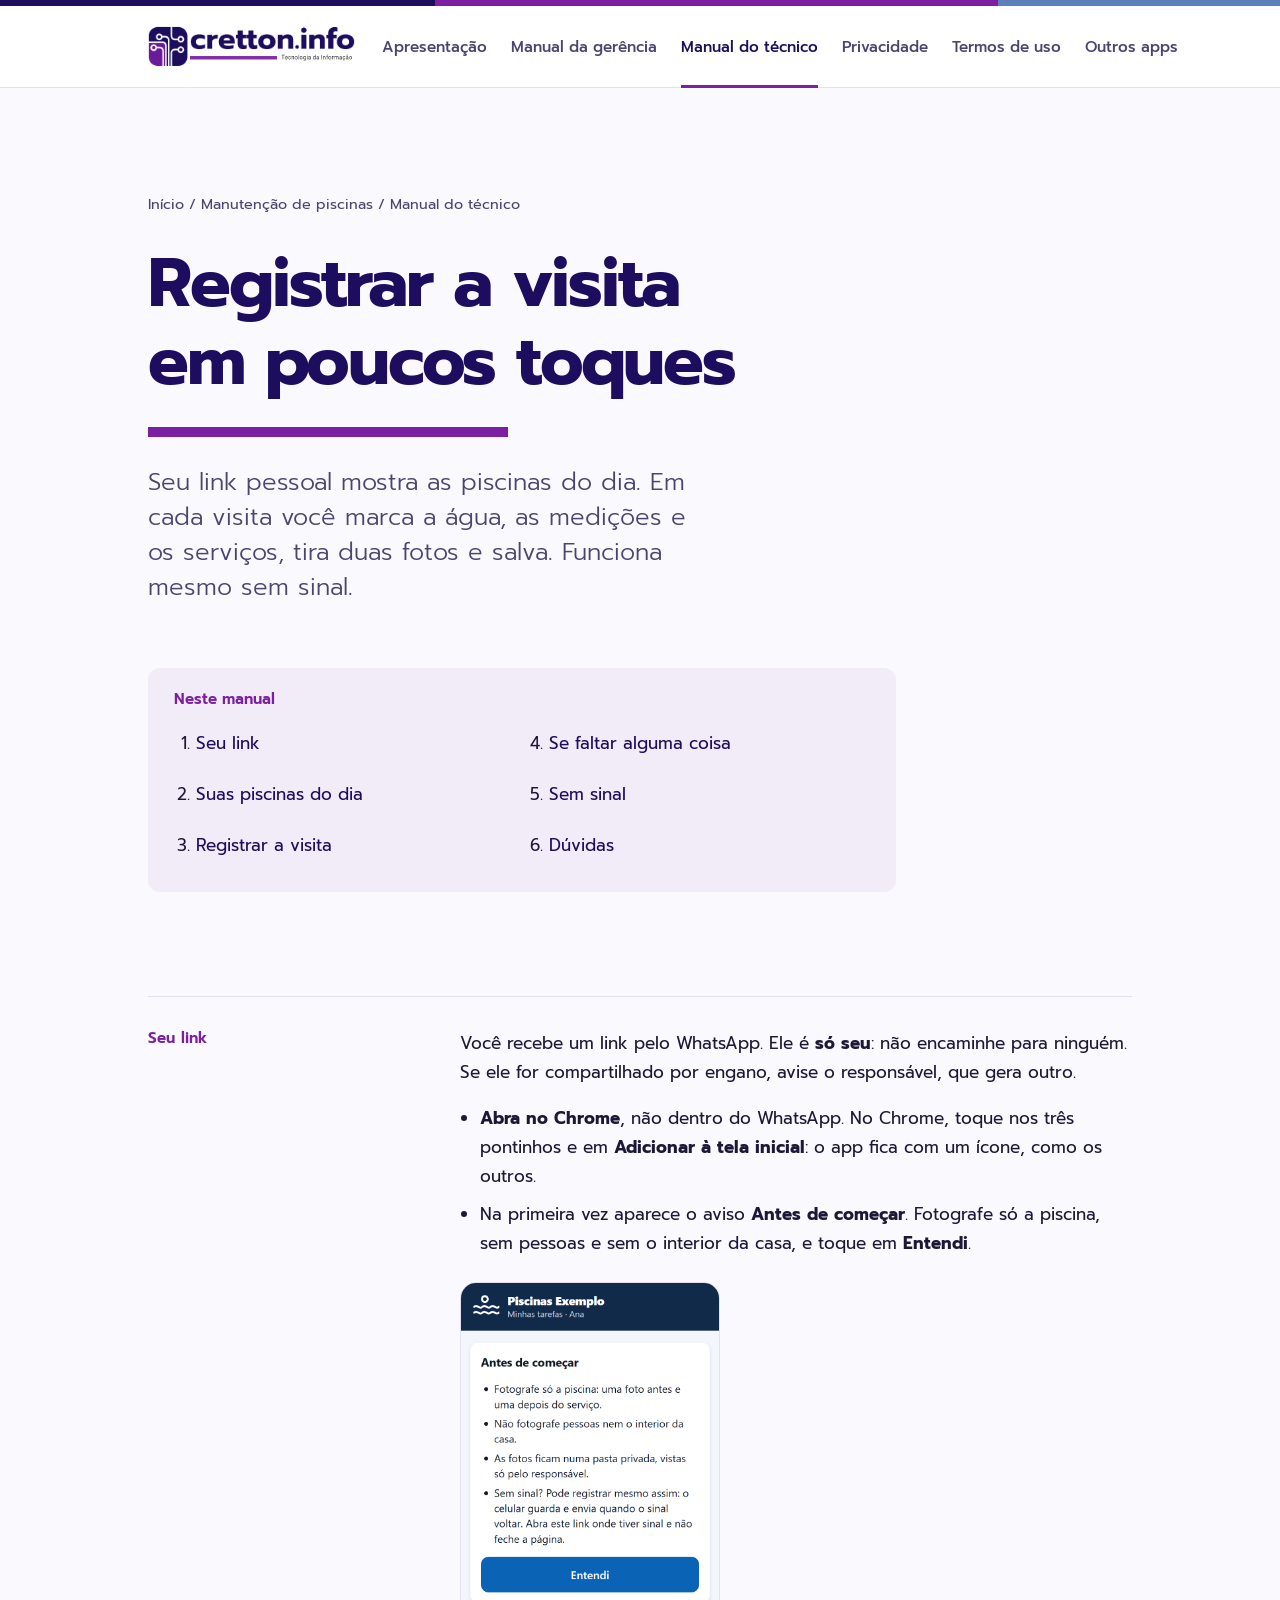
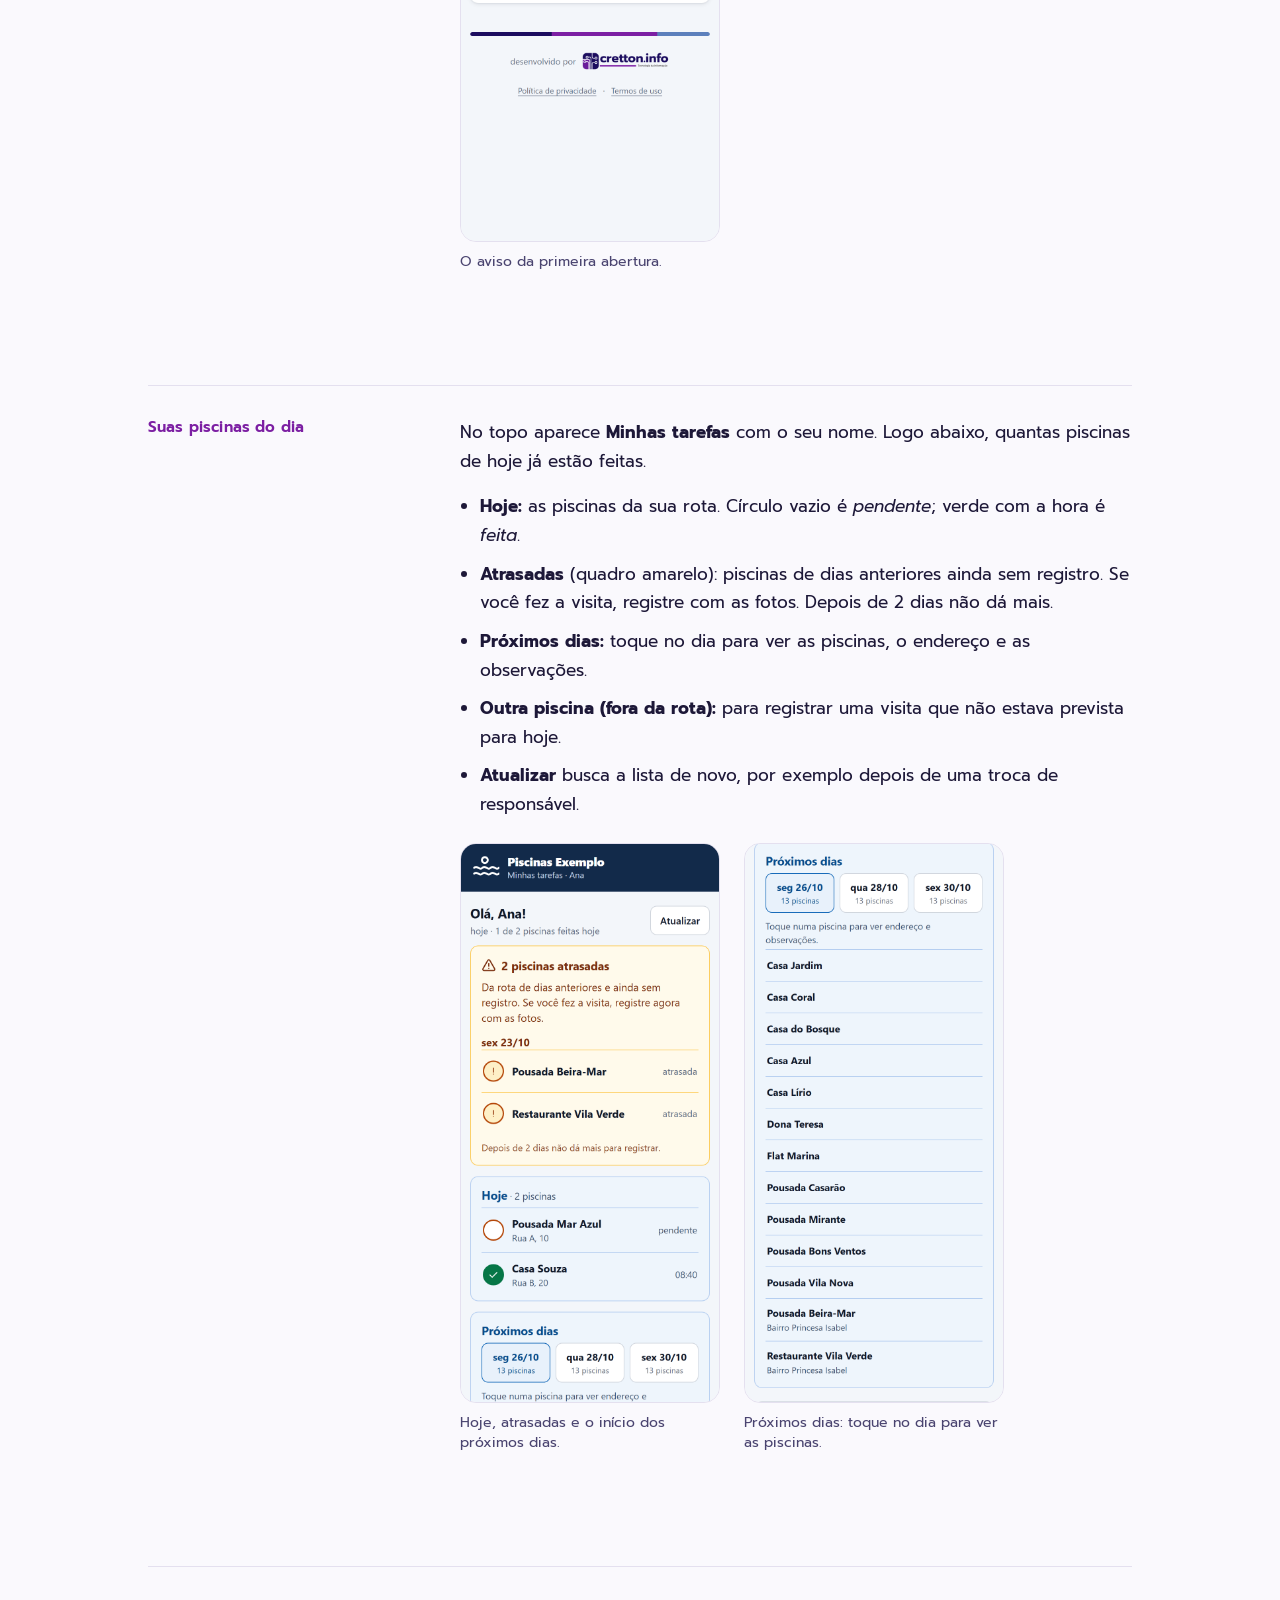
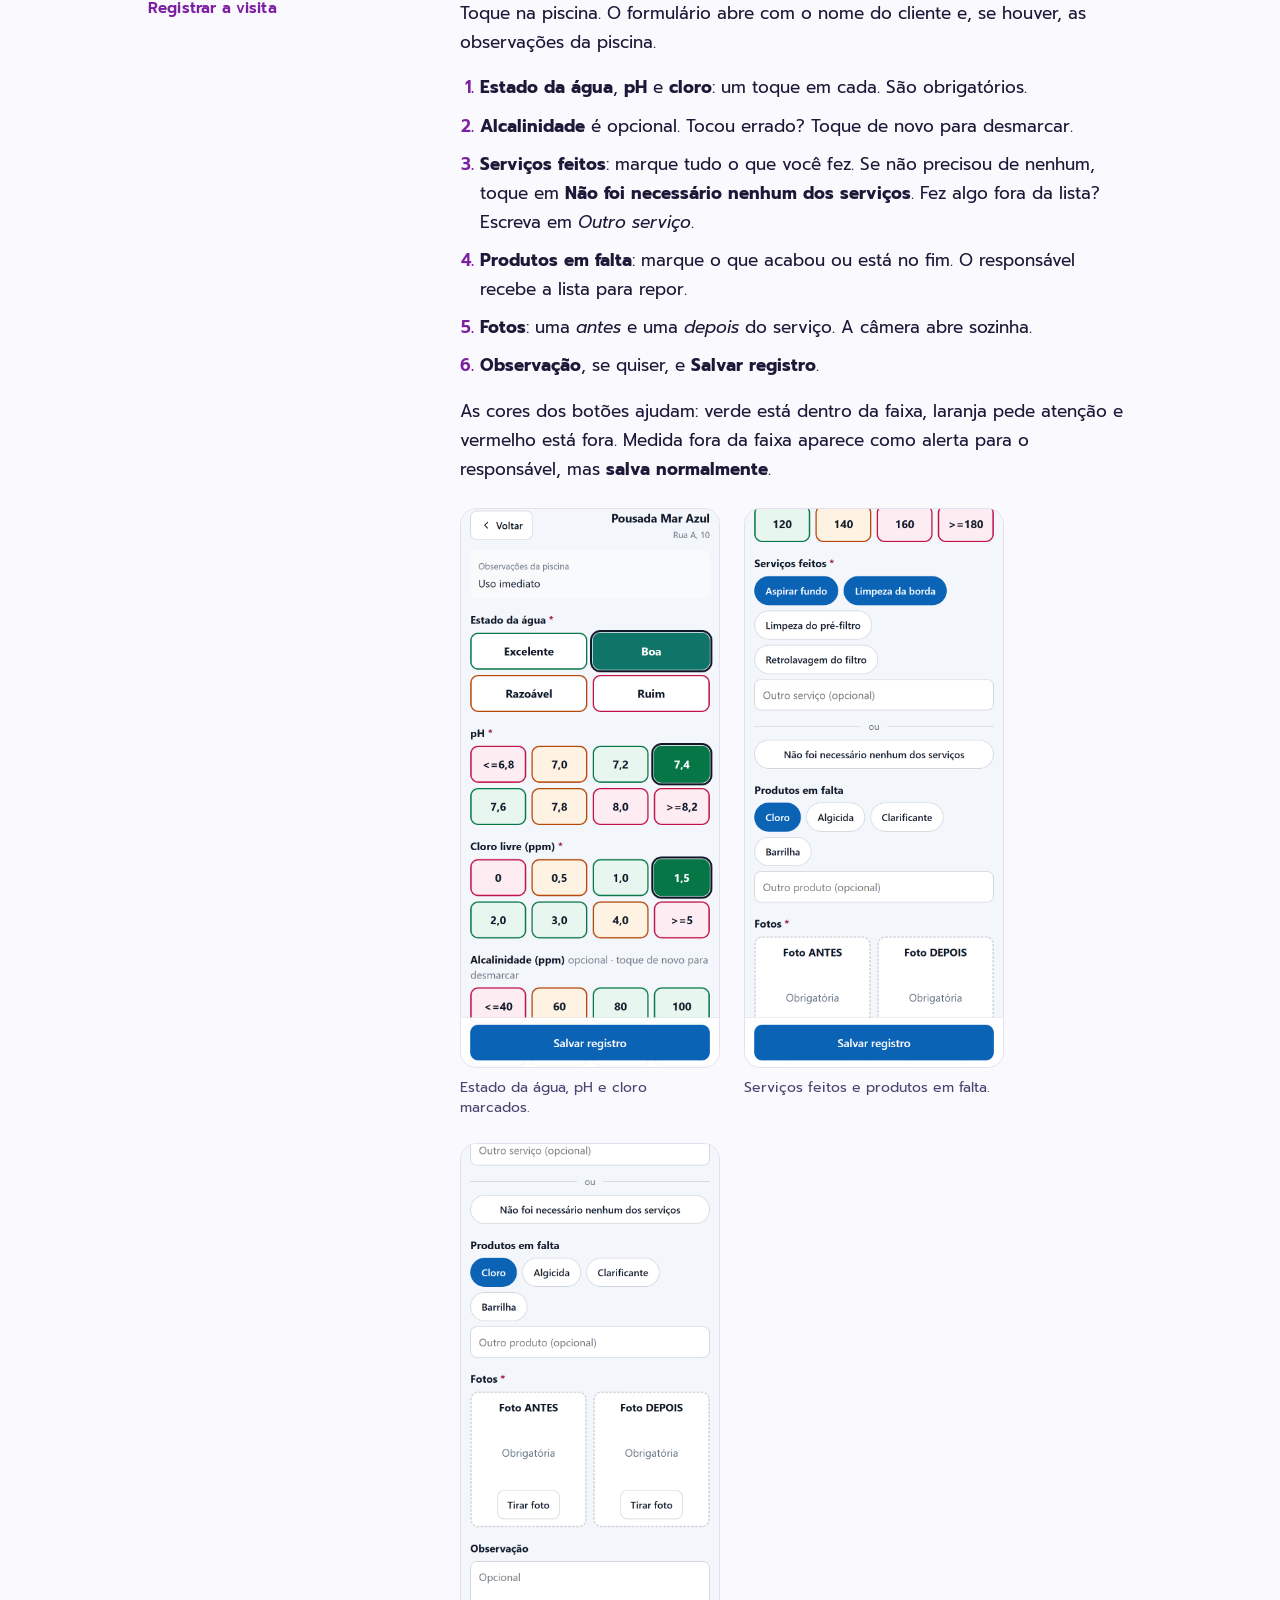
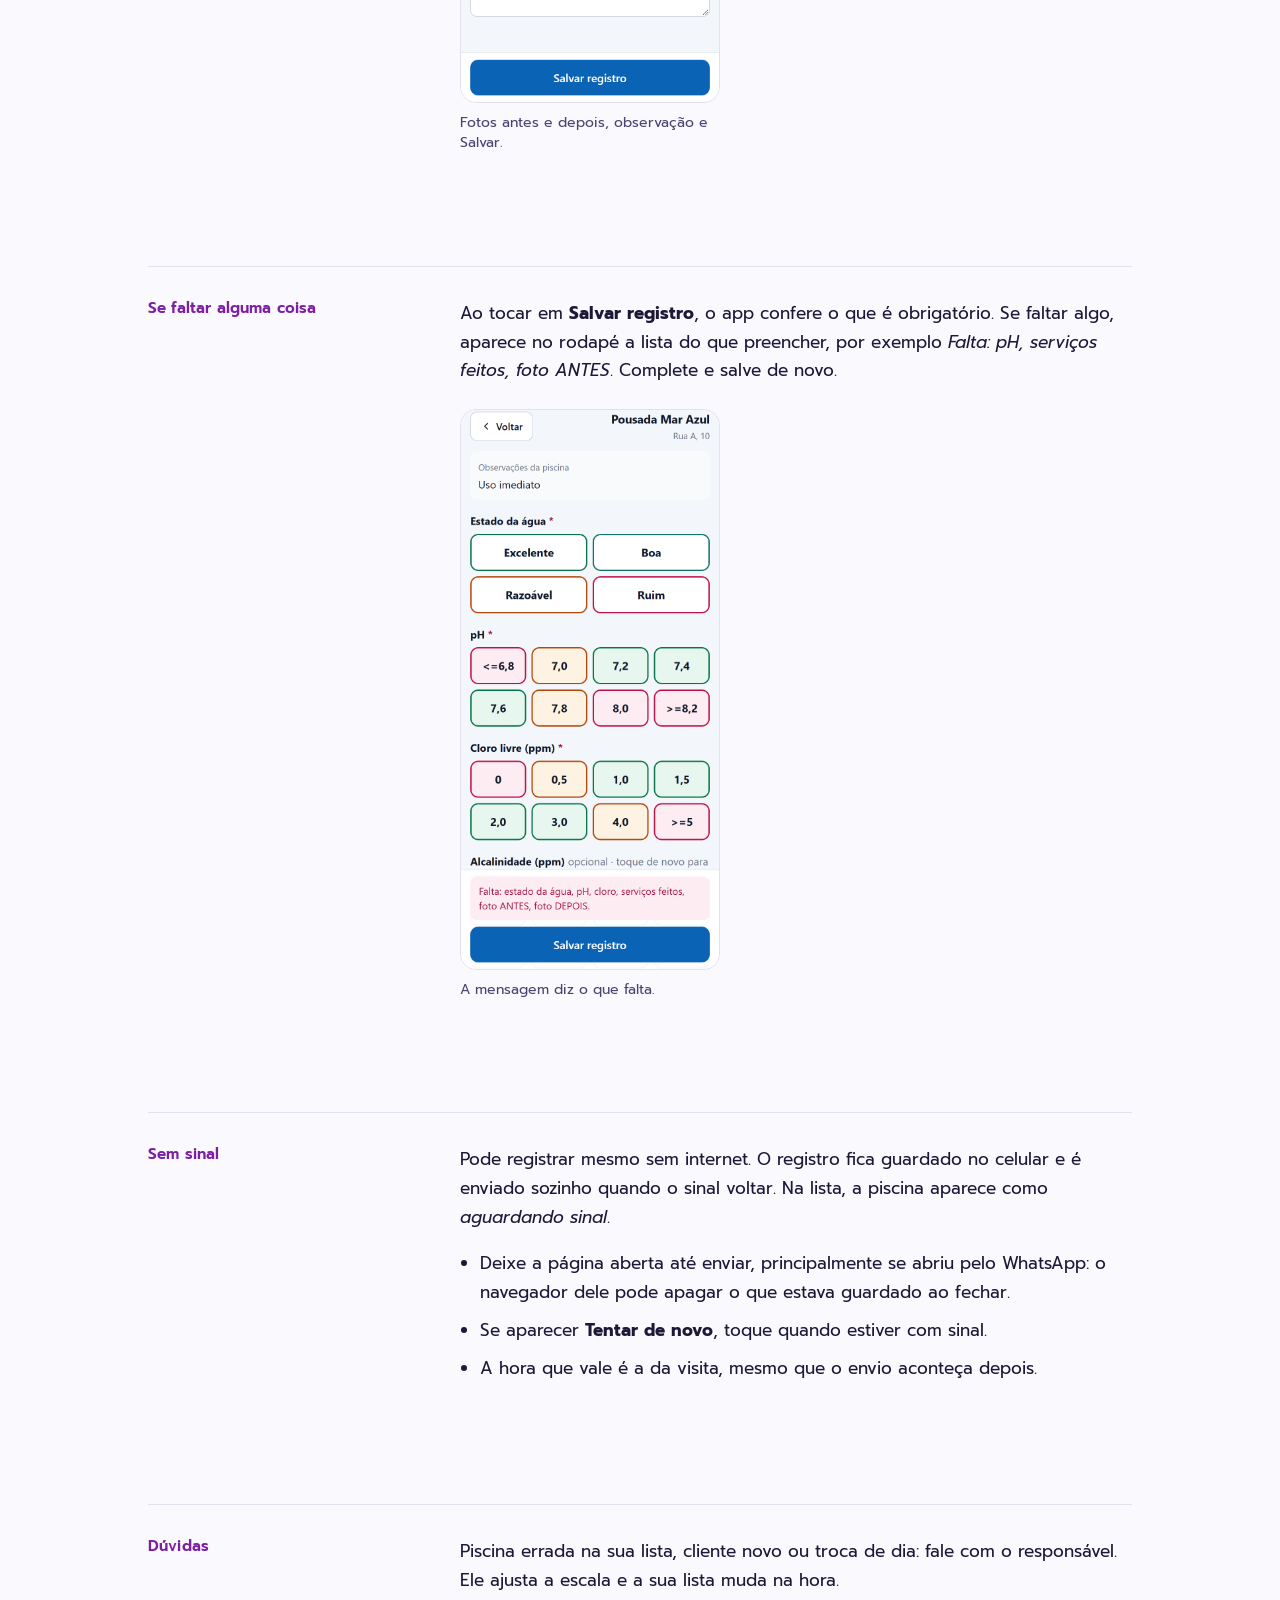
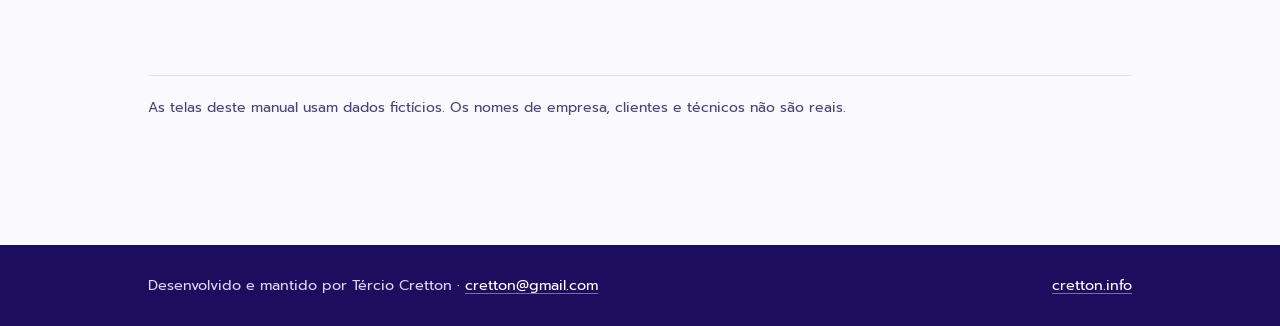
<file: piscinas/manual-tecnico.html>
<!doctype html>
<html lang="pt-BR">
<head>
<meta charset="utf-8">
<meta name="viewport" content="width=device-width,initial-scale=1">
<title>Manual do técnico · Manutenção de piscinas · cretton.info</title>
<meta name="description" content="Como o técnico usa o celular para ver as piscinas do dia e registrar cada visita com fotos, medições e serviços.">
<meta name="theme-color" content="#1c0d5f">
<meta property="og:type" content="article">
<meta property="og:title" content="Manual do técnico · Manutenção de piscinas">
<meta property="og:description" content="Como o técnico usa o celular para ver as piscinas do dia e registrar cada visita com fotos, medições e serviços.">
<meta property="og:url" content="https://tcretton.github.io/piscinas/manual-tecnico.html">
<meta property="og:image" content="https://tcretton.github.io/img/cretton-info-logo.png">
<meta property="og:locale" content="pt_BR">
<link rel="preconnect" href="https://fonts.googleapis.com">
<link rel="preconnect" href="https://fonts.gstatic.com" crossorigin>
<link rel="stylesheet" href="https://fonts.googleapis.com/css2?family=Prompt:wght@300;400;500;600;700&display=swap">
<link rel="stylesheet" href="../style.css">
</head>
<body>
<a class="skip" href="#conteudo">Pular para o conteúdo</a>
<div class="brand-rail" aria-hidden="true"></div>
<header class="masthead masthead-apps">
  <div class="masthead-inner">
    <a class="logo" href="https://www.cretton.info/" aria-label="cretton.info, Tecnologia da Informação">
      <img src="../img/cretton-info-logo.png" alt="cretton.info, Tecnologia da Informação" width="550" height="150">
    </a>
    <nav class="nav-apps" aria-label="Páginas do sistema de manutenção de piscinas">
      <a href="./">Apresentação</a>
      <a href="manual-dono.html">Manual da gerência</a>
      <a href="manual-tecnico.html" aria-current="page">Manual do técnico</a>
      <a href="privacidade.html">Privacidade</a>
      <a href="termos.html">Termos de uso</a>
      <a href="../">Outros apps</a>
    </nav>
  </div>
</header>

<main id="conteudo">
  <p class="crumbs"><a href="../">Início</a> / <a href="./">Manutenção de piscinas</a> / Manual do técnico</p>
  <h1 class="sys-title">Registrar a visita em poucos toques</h1>
  <span class="bar" aria-hidden="true"></span>
  <p class="lede">Seu link pessoal mostra as piscinas do dia. Em cada visita você marca a água, as medições e os serviços, tira duas fotos e salva. Funciona mesmo sem sinal.</p>

  <nav class="indice" aria-label="Neste manual">
    <h2>Neste manual</h2>
    <ol>
      <li><a href="#link">Seu link</a></li>
      <li><a href="#piscinas">Suas piscinas do dia</a></li>
      <li><a href="#registrar">Registrar a visita</a></li>
      <li><a href="#falta">Se faltar alguma coisa</a></li>
      <li><a href="#sem-sinal">Sem sinal</a></li>
      <li><a href="#duvidas">Dúvidas</a></li>
    </ol>
  </nav>

  <section class="sys" id="link" aria-labelledby="t-link">
    <h2 id="t-link">Seu link</h2>
    <div class="sys-body manual">

      <p>Você recebe um link pelo WhatsApp. Ele é <strong>só seu</strong>: não encaminhe para ninguém. Se ele for compartilhado por engano, avise o responsável, que gera outro.</p>
      <ul class="dicas">
        <li><strong>Abra no Chrome</strong>, não dentro do WhatsApp. No Chrome, toque nos três pontinhos e em <strong>Adicionar à tela inicial</strong>: o app fica com um ícone, como os outros.</li>
        <li>Na primeira vez aparece o aviso <strong>Antes de começar</strong>. Fotografe só a piscina, sem pessoas e sem o interior da casa, e toque em <strong>Entendi</strong>.</li>
      </ul>
      <div class="telas"><figure class="tela"><img src="img/tec-aviso.png" alt="Tela com o aviso Antes de começar e o botão Entendi" width="780" height="1688" loading="lazy"><figcaption>O aviso da primeira abertura.</figcaption></figure></div>
    </div>
  </section>

  <section class="sys" id="piscinas" aria-labelledby="t-piscinas">
    <h2 id="t-piscinas">Suas piscinas do dia</h2>
    <div class="sys-body manual">

      <p>No topo aparece <strong>Minhas tarefas</strong> com o seu nome. Logo abaixo, quantas piscinas de hoje já estão feitas.</p>
      <ul class="dicas">
        <li><strong>Hoje:</strong> as piscinas da sua rota. Círculo vazio é <em>pendente</em>; verde com a hora é <em>feita</em>.</li>
        <li><strong>Atrasadas</strong> (quadro amarelo): piscinas de dias anteriores ainda sem registro. Se você fez a visita, registre com as fotos. Depois de 2 dias não dá mais.</li>
        <li><strong>Próximos dias:</strong> toque no dia para ver as piscinas, o endereço e as observações.</li>
        <li><strong>Outra piscina (fora da rota):</strong> para registrar uma visita que não estava prevista para hoje.</li>
        <li><strong>Atualizar</strong> busca a lista de novo, por exemplo depois de uma troca de responsável.</li>
      </ul>
      <div class="telas"><figure class="tela"><img src="img/tec-lista.png" alt="Lista de piscinas de hoje com uma feita e uma pendente, e um quadro de piscinas atrasadas" width="780" height="1688" loading="lazy"><figcaption>Hoje, atrasadas e o início dos próximos dias.</figcaption></figure><figure class="tela"><img src="img/tec-proximos.png" alt="Seção Próximos dias com botões de dia e a lista de piscinas" width="780" height="1688" loading="lazy"><figcaption>Próximos dias: toque no dia para ver as piscinas.</figcaption></figure></div>
    </div>
  </section>

  <section class="sys" id="registrar" aria-labelledby="t-registrar">
    <h2 id="t-registrar">Registrar a visita</h2>
    <div class="sys-body manual">

      <p>Toque na piscina. O formulário abre com o nome do cliente e, se houver, as observações da piscina.</p>
      <ol class="passos">
        <li><strong>Estado da água</strong>, <strong>pH</strong> e <strong>cloro</strong>: um toque em cada. São obrigatórios.</li>
        <li><strong>Alcalinidade</strong> é opcional. Tocou errado? Toque de novo para desmarcar.</li>
        <li><strong>Serviços feitos</strong>: marque tudo o que você fez. Se não precisou de nenhum, toque em <strong>Não foi necessário nenhum dos serviços</strong>. Fez algo fora da lista? Escreva em <em>Outro serviço</em>.</li>
        <li><strong>Produtos em falta</strong>: marque o que acabou ou está no fim. O responsável recebe a lista para repor.</li>
        <li><strong>Fotos</strong>: uma <em>antes</em> e uma <em>depois</em> do serviço. A câmera abre sozinha.</li>
        <li><strong>Observação</strong>, se quiser, e <strong>Salvar registro</strong>.</li>
      </ol>
      <p>As cores dos botões ajudam: verde está dentro da faixa, laranja pede atenção e vermelho está fora. Medida fora da faixa aparece como alerta para o responsável, mas <strong>salva normalmente</strong>.</p>
      <div class="telas"><figure class="tela"><img src="img/tec-form-agua.png" alt="Formulário com estado da água Boa, pH 7,4 e cloro 1,5 selecionados" width="780" height="1688" loading="lazy"><figcaption>Estado da água, pH e cloro marcados.</figcaption></figure><figure class="tela"><img src="img/tec-form-servicos.png" alt="Seção Serviços feitos com Aspirar fundo e Limpeza da borda marcados" width="780" height="1688" loading="lazy"><figcaption>Serviços feitos e produtos em falta.</figcaption></figure><figure class="tela"><img src="img/tec-form-fotos.png" alt="Seção de fotos antes e depois e o botão Salvar registro" width="780" height="1688" loading="lazy"><figcaption>Fotos antes e depois, observação e Salvar.</figcaption></figure></div>
    </div>
  </section>

  <section class="sys" id="falta" aria-labelledby="t-falta">
    <h2 id="t-falta">Se faltar alguma coisa</h2>
    <div class="sys-body manual">

      <p>Ao tocar em <strong>Salvar registro</strong>, o app confere o que é obrigatório. Se faltar algo, aparece no rodapé a lista do que preencher, por exemplo <em>Falta: pH, serviços feitos, foto ANTES</em>. Complete e salve de novo.</p>
      <div class="telas"><figure class="tela"><img src="img/tec-falta.png" alt="Mensagem em vermelho no rodapé listando os itens que faltam" width="780" height="1688" loading="lazy"><figcaption>A mensagem diz o que falta.</figcaption></figure></div>
    </div>
  </section>

  <section class="sys" id="sem-sinal" aria-labelledby="t-sem-sinal">
    <h2 id="t-sem-sinal">Sem sinal</h2>
    <div class="sys-body manual">

      <p>Pode registrar mesmo sem internet. O registro fica guardado no celular e é enviado sozinho quando o sinal voltar. Na lista, a piscina aparece como <em>aguardando sinal</em>.</p>
      <ul class="dicas">
        <li>Deixe a página aberta até enviar, principalmente se abriu pelo WhatsApp: o navegador dele pode apagar o que estava guardado ao fechar.</li>
        <li>Se aparecer <strong>Tentar de novo</strong>, toque quando estiver com sinal.</li>
        <li>A hora que vale é a da visita, mesmo que o envio aconteça depois.</li>
      </ul>
    </div>
  </section>

  <section class="sys" id="duvidas" aria-labelledby="t-duvidas">
    <h2 id="t-duvidas">Dúvidas</h2>
    <div class="sys-body manual">

      <p>Piscina errada na sua lista, cliente novo ou troca de dia: fale com o responsável. Ele ajusta a escala e a sua lista muda na hora.</p>
    </div>
  </section>

  <p class="nota-ficticia">As telas deste manual usam dados fictícios. Os nomes de empresa, clientes e técnicos não são reais.</p>
</main>

<footer class="footer">
  <div class="footer-inner">
    <p>Desenvolvido e mantido por Tércio Cretton · <a href="mailto:cretton@gmail.com">cretton@gmail.com</a></p>
    <p><a href="https://www.cretton.info/">cretton.info</a></p>
  </div>
</footer>
</body>
</html>
</file>
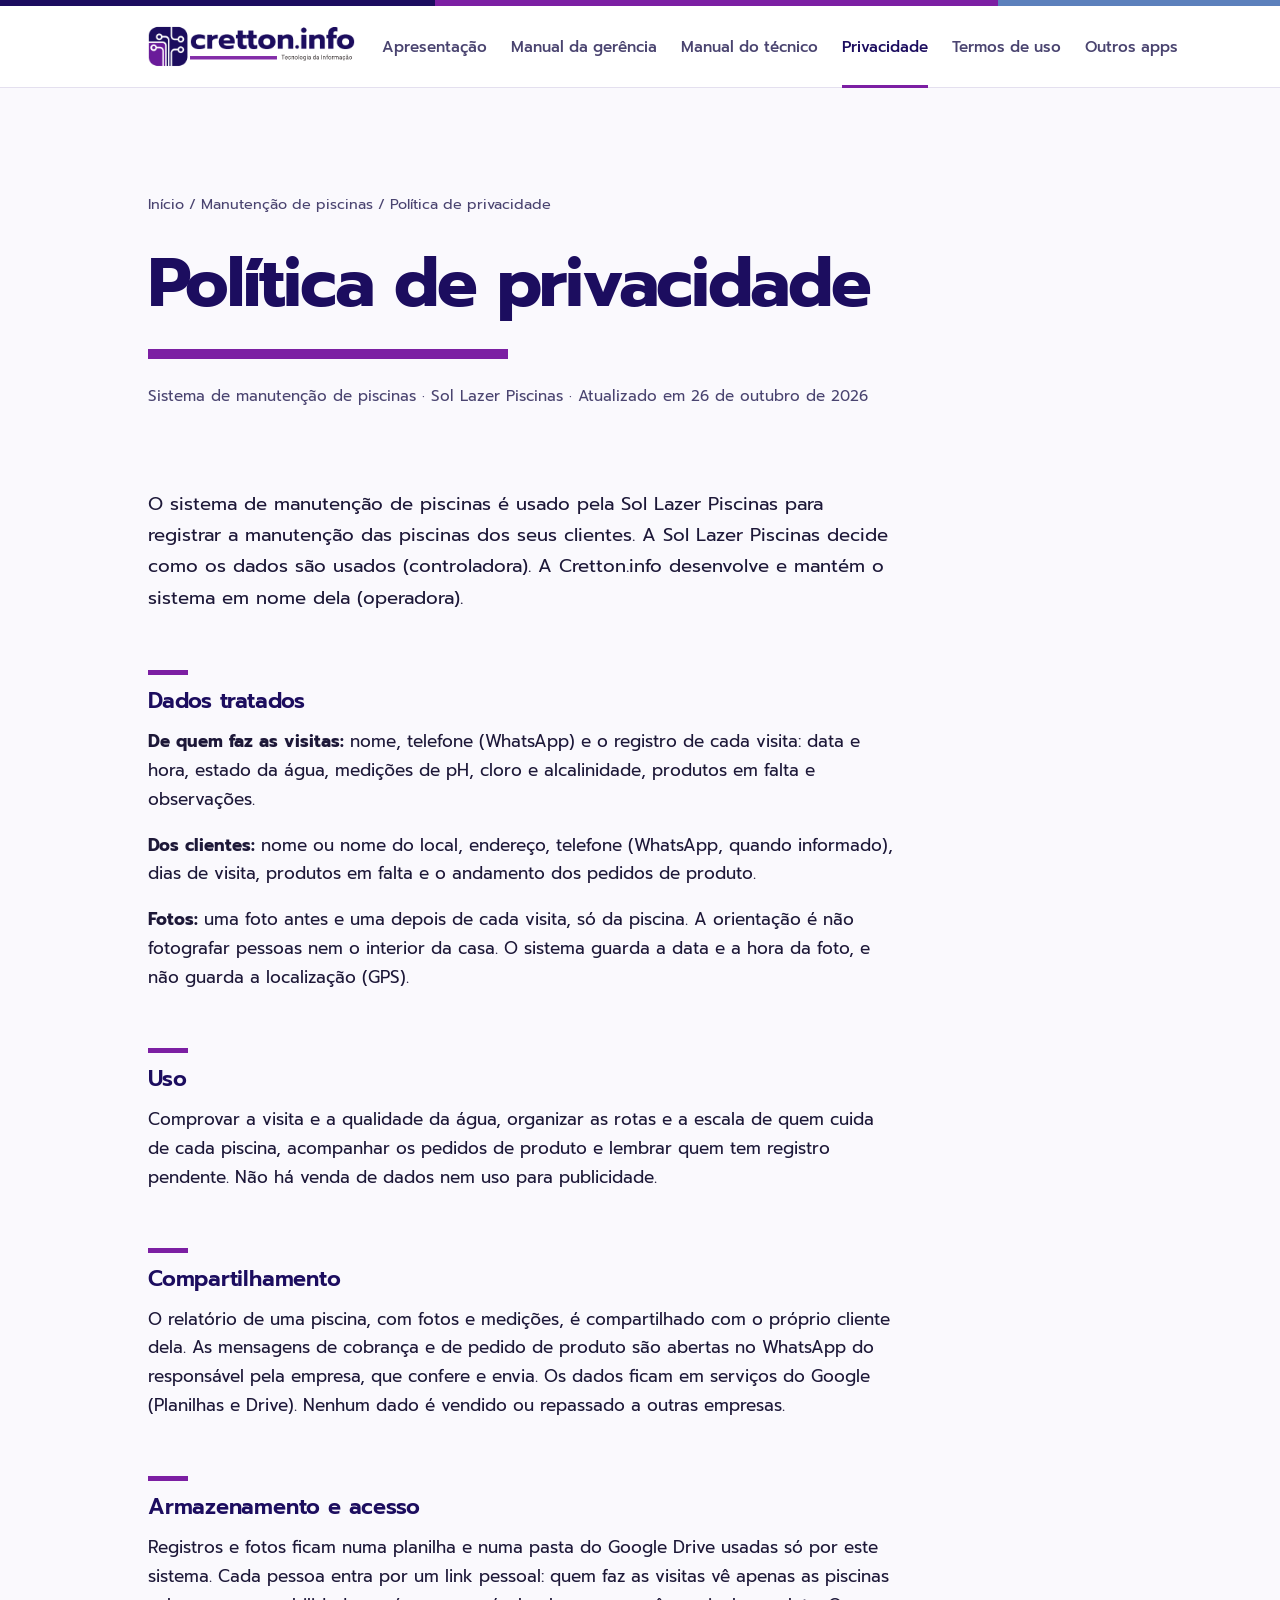
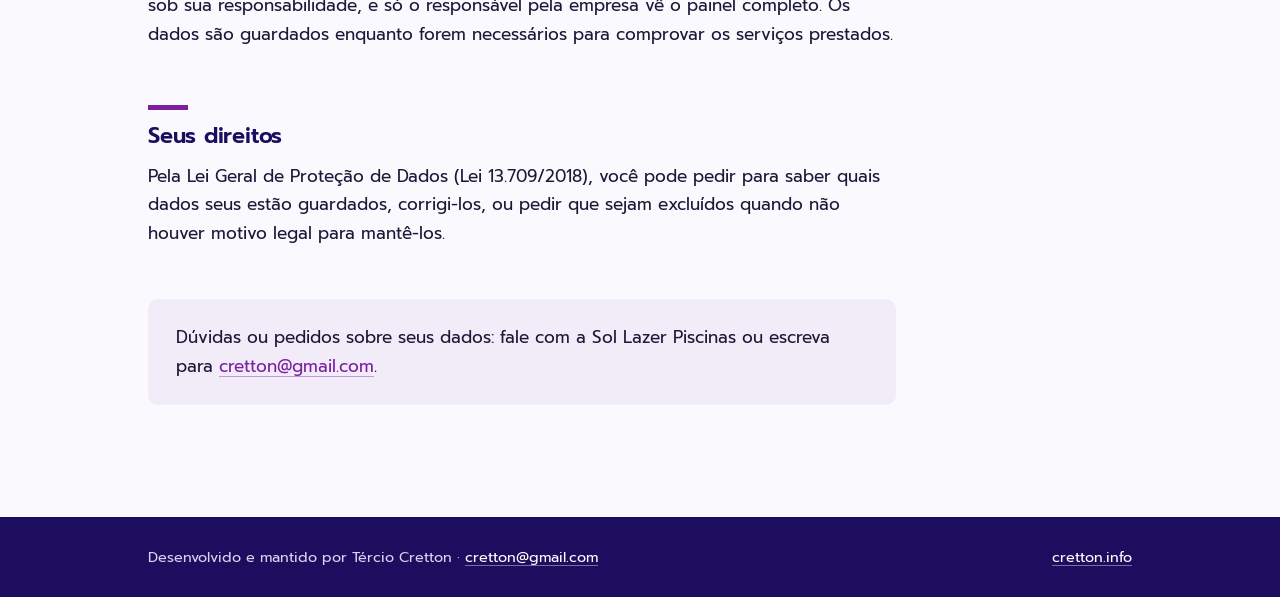
<file: piscinas/privacidade.html>
<!doctype html>
<html lang="pt-BR">
<head>
<meta charset="utf-8">
<meta name="viewport" content="width=device-width,initial-scale=1">
<title>Política de privacidade · Manutenção de piscinas · cretton.info</title>
<meta name="description" content="Como o sistema de manutenção de piscinas da Sol Lazer Piscinas trata os dados de técnicos, clientes e fotos das piscinas.">
<meta name="theme-color" content="#1c0d5f">
<link rel="preconnect" href="https://fonts.googleapis.com">
<link rel="preconnect" href="https://fonts.gstatic.com" crossorigin>
<link rel="stylesheet" href="https://fonts.googleapis.com/css2?family=Prompt:wght@300;400;500;600;700&display=swap">
<link rel="stylesheet" href="../style.css">
</head>
<body>
<a class="skip" href="#conteudo">Pular para o conteúdo</a>
<div class="brand-rail" aria-hidden="true"></div>
<header class="masthead masthead-apps">
  <div class="masthead-inner">
    <a class="logo" href="https://www.cretton.info/" aria-label="cretton.info, Tecnologia da Informação">
      <img src="../img/cretton-info-logo.png" alt="cretton.info, Tecnologia da Informação" width="550" height="150">
    </a>
    <nav class="nav-apps" aria-label="Páginas do sistema de manutenção de piscinas">
      <a href="./">Apresentação</a>
      <a href="manual-dono.html">Manual da gerência</a>
      <a href="manual-tecnico.html">Manual do técnico</a>
      <a href="privacidade.html" aria-current="page">Privacidade</a>
      <a href="termos.html">Termos de uso</a>
      <a href="../">Outros apps</a>
    </nav>
  </div>
</header>

<main id="conteudo">
  <p class="crumbs"><a href="../">Início</a> / <a href="./">Manutenção de piscinas</a> / Política de privacidade</p>
  <div class="doc-head">
    <h1>Política de privacidade</h1>
    <span class="bar" aria-hidden="true"></span>
    <p class="meta">Sistema de manutenção de piscinas · Sol Lazer Piscinas · Atualizado em 26 de outubro de 2026</p>
  </div>

  <article class="doc">
    <p>O sistema de manutenção de piscinas é usado pela Sol Lazer Piscinas para registrar a manutenção das piscinas dos seus clientes. A Sol Lazer Piscinas decide como os dados são usados (controladora). A Cretton.info desenvolve e mantém o sistema em nome dela (operadora).</p>

    <h2>Dados tratados</h2>
    <p><strong>De quem faz as visitas:</strong> nome, telefone (WhatsApp) e o registro de cada visita: data e hora, estado da água, medições de pH, cloro e alcalinidade, produtos em falta e observações.</p>
    <p><strong>Dos clientes:</strong> nome ou nome do local, endereço, telefone (WhatsApp, quando informado), dias de visita, produtos em falta e o andamento dos pedidos de produto.</p>
    <p><strong>Fotos:</strong> uma foto antes e uma depois de cada visita, só da piscina. A orientação é não fotografar pessoas nem o interior da casa. O sistema guarda a data e a hora da foto, e não guarda a localização (GPS).</p>

    <h2>Uso</h2>
    <p>Comprovar a visita e a qualidade da água, organizar as rotas e a escala de quem cuida de cada piscina, acompanhar os pedidos de produto e lembrar quem tem registro pendente. Não há venda de dados nem uso para publicidade.</p>

    <h2>Compartilhamento</h2>
    <p>O relatório de uma piscina, com fotos e medições, é compartilhado com o próprio cliente dela. As mensagens de cobrança e de pedido de produto são abertas no WhatsApp do responsável pela empresa, que confere e envia. Os dados ficam em serviços do Google (Planilhas e Drive). Nenhum dado é vendido ou repassado a outras empresas.</p>

    <h2>Armazenamento e acesso</h2>
    <p>Registros e fotos ficam numa planilha e numa pasta do Google Drive usadas só por este sistema. Cada pessoa entra por um link pessoal: quem faz as visitas vê apenas as piscinas sob sua responsabilidade, e só o responsável pela empresa vê o painel completo. Os dados são guardados enquanto forem necessários para comprovar os serviços prestados.</p>

    <h2>Seus direitos</h2>
    <p>Pela Lei Geral de Proteção de Dados (Lei 13.709/2018), você pode pedir para saber quais dados seus estão guardados, corrigi-los, ou pedir que sejam excluídos quando não houver motivo legal para mantê-los.</p>

    <div class="contact">
      <p>Dúvidas ou pedidos sobre seus dados: fale com a Sol Lazer Piscinas ou escreva para <a href="mailto:cretton@gmail.com">cretton@gmail.com</a>.</p>
    </div>
  </article>
</main>

<footer class="footer">
  <div class="footer-inner">
    <p>Desenvolvido e mantido por Tércio Cretton · <a href="mailto:cretton@gmail.com">cretton@gmail.com</a></p>
    <p><a href="https://www.cretton.info/">cretton.info</a></p>
  </div>
</footer>
</body>
</html>
</file>
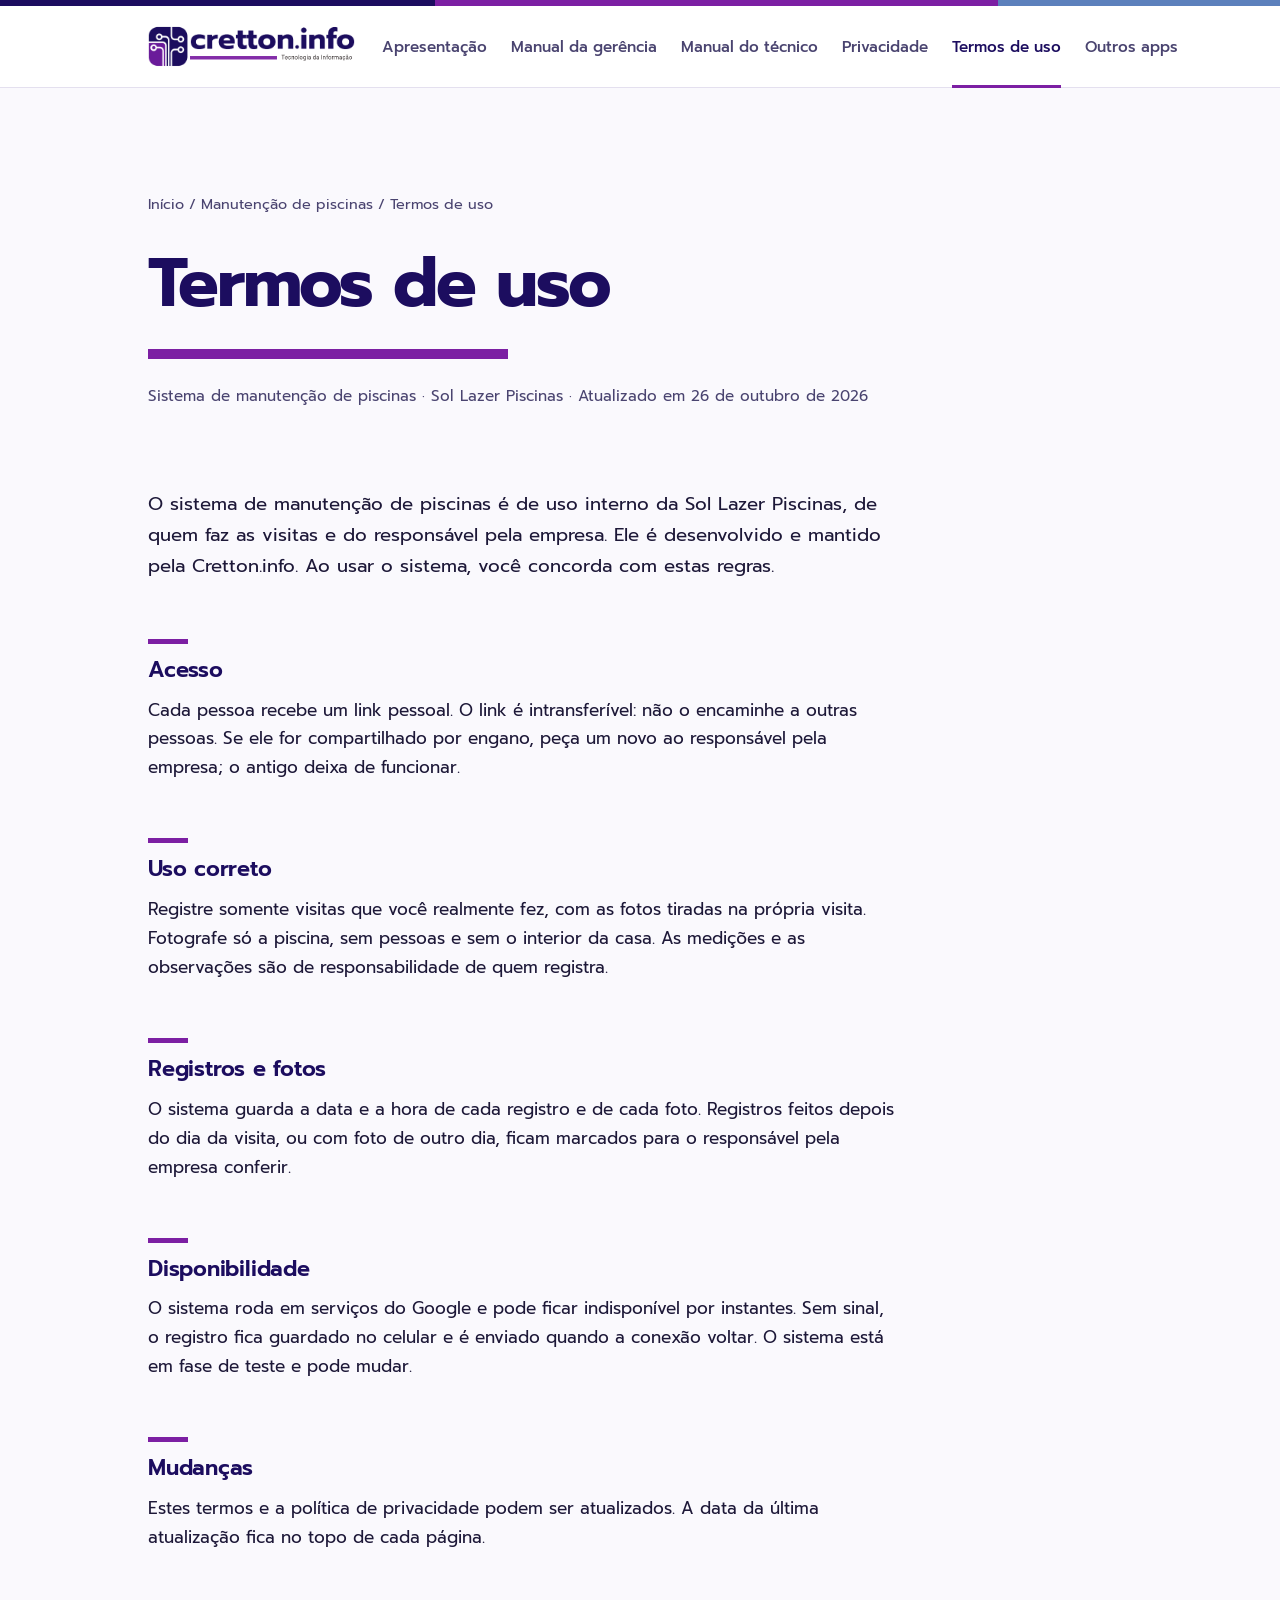
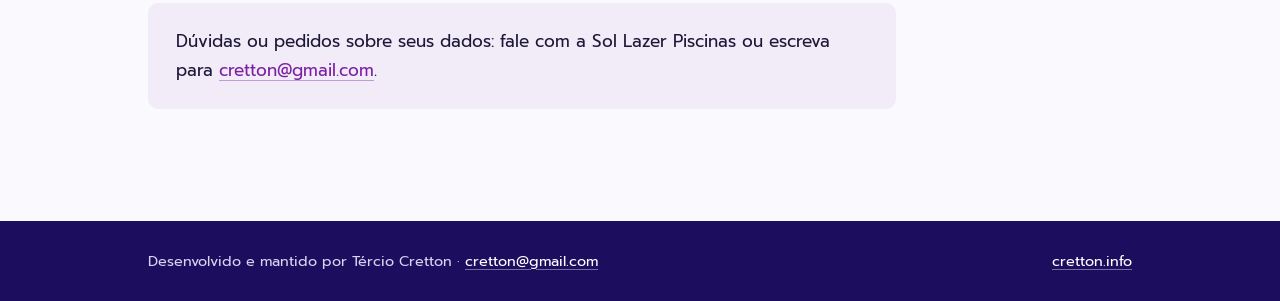
<file: piscinas/termos.html>
<!doctype html>
<html lang="pt-BR">
<head>
<meta charset="utf-8">
<meta name="viewport" content="width=device-width,initial-scale=1">
<title>Termos de uso · Manutenção de piscinas · cretton.info</title>
<meta name="description" content="Regras de uso do sistema de manutenção de piscinas da Sol Lazer Piscinas.">
<meta name="theme-color" content="#1c0d5f">
<link rel="preconnect" href="https://fonts.googleapis.com">
<link rel="preconnect" href="https://fonts.gstatic.com" crossorigin>
<link rel="stylesheet" href="https://fonts.googleapis.com/css2?family=Prompt:wght@300;400;500;600;700&display=swap">
<link rel="stylesheet" href="../style.css">
</head>
<body>
<a class="skip" href="#conteudo">Pular para o conteúdo</a>
<div class="brand-rail" aria-hidden="true"></div>
<header class="masthead masthead-apps">
  <div class="masthead-inner">
    <a class="logo" href="https://www.cretton.info/" aria-label="cretton.info, Tecnologia da Informação">
      <img src="../img/cretton-info-logo.png" alt="cretton.info, Tecnologia da Informação" width="550" height="150">
    </a>
    <nav class="nav-apps" aria-label="Páginas do sistema de manutenção de piscinas">
      <a href="./">Apresentação</a>
      <a href="manual-dono.html">Manual da gerência</a>
      <a href="manual-tecnico.html">Manual do técnico</a>
      <a href="privacidade.html">Privacidade</a>
      <a href="termos.html" aria-current="page">Termos de uso</a>
      <a href="../">Outros apps</a>
    </nav>
  </div>
</header>

<main id="conteudo">
  <p class="crumbs"><a href="../">Início</a> / <a href="./">Manutenção de piscinas</a> / Termos de uso</p>
  <div class="doc-head">
    <h1>Termos de uso</h1>
    <span class="bar" aria-hidden="true"></span>
    <p class="meta">Sistema de manutenção de piscinas · Sol Lazer Piscinas · Atualizado em 26 de outubro de 2026</p>
  </div>

  <article class="doc">
    <p>O sistema de manutenção de piscinas é de uso interno da Sol Lazer Piscinas, de quem faz as visitas e do responsável pela empresa. Ele é desenvolvido e mantido pela Cretton.info. Ao usar o sistema, você concorda com estas regras.</p>

    <h2>Acesso</h2>
    <p>Cada pessoa recebe um link pessoal. O link é intransferível: não o encaminhe a outras pessoas. Se ele for compartilhado por engano, peça um novo ao responsável pela empresa; o antigo deixa de funcionar.</p>

    <h2>Uso correto</h2>
    <p>Registre somente visitas que você realmente fez, com as fotos tiradas na própria visita. Fotografe só a piscina, sem pessoas e sem o interior da casa. As medições e as observações são de responsabilidade de quem registra.</p>

    <h2>Registros e fotos</h2>
    <p>O sistema guarda a data e a hora de cada registro e de cada foto. Registros feitos depois do dia da visita, ou com foto de outro dia, ficam marcados para o responsável pela empresa conferir.</p>

    <h2>Disponibilidade</h2>
    <p>O sistema roda em serviços do Google e pode ficar indisponível por instantes. Sem sinal, o registro fica guardado no celular e é enviado quando a conexão voltar. O sistema está em fase de teste e pode mudar.</p>

    <h2>Mudanças</h2>
    <p>Estes termos e a política de privacidade podem ser atualizados. A data da última atualização fica no topo de cada página.</p>

    <div class="contact">
      <p>Dúvidas ou pedidos sobre seus dados: fale com a Sol Lazer Piscinas ou escreva para <a href="mailto:cretton@gmail.com">cretton@gmail.com</a>.</p>
    </div>
  </article>
</main>

<footer class="footer">
  <div class="footer-inner">
    <p>Desenvolvido e mantido por Tércio Cretton · <a href="mailto:cretton@gmail.com">cretton@gmail.com</a></p>
    <p><a href="https://www.cretton.info/">cretton.info</a></p>
  </div>
</footer>
</body>
</html>
</file>
<file: style.css>
/* Identidade cretton.info: marinho, roxo e azul do logo; fonte Prompt */
:root {
  color-scheme: light;
  --navy: #1c0d5f;
  --purple: #7c1fa3;
  --purple-deep: #5e1680;
  --blue: #5c80bc;
  --ink: #1d1838;
  --ink-soft: #4a4470;
  --ground: #faf9fd;
  --surface: #ffffff;
  --line: #e4e0ef;
  --wash: #f1ecf8;
  --measure: 68ch;
  --gutter: clamp(20px, 5vw, 48px);
  --ease-out: cubic-bezier(0.16, 1, 0.3, 1);
}

* { box-sizing: border-box; }

html {
  scrollbar-color: #c9bfdd var(--ground);
  -webkit-text-size-adjust: 100%;
}

body {
  margin: 0;
  background: var(--ground);
  color: var(--ink);
  font: 400 1.0625rem/1.7 "Prompt", system-ui, sans-serif;
  caret-color: var(--purple);
  min-height: 100vh;
  display: flex;
  flex-direction: column;
}

::selection { background: #e3cdf0; color: var(--navy); }

a {
  color: var(--purple);
  text-decoration-color: color-mix(in srgb, currentColor 40%, transparent);
  text-decoration-thickness: 1px;
  text-underline-offset: 0.22em;
  transition: color 0.2s var(--ease-out), text-decoration-thickness 0.2s var(--ease-out);
}
a:hover { color: var(--purple-deep); text-decoration-color: currentColor; }
a:focus-visible {
  outline: 2px solid var(--purple);
  outline-offset: 3px;
  border-radius: 3px;
}

.skip {
  position: absolute; left: -999px; top: 8px;
  background: var(--navy); color: #fff; padding: 8px 14px; border-radius: 6px;
}
.skip:focus { left: 8px; color: #fff; }

/* Moldura: faixa da marca, cabeçalho com o logo */
.brand-rail {
  height: 6px;
  background: linear-gradient(90deg, var(--navy) 0 34%, var(--purple) 34% 78%, var(--blue) 78%);
}

.masthead {
  background: var(--surface);
  border-bottom: 1px solid var(--line);
}
.masthead-inner {
  max-width: 1080px;
  margin: 0 auto;
  padding: 0 var(--gutter);
  display: flex;
  align-items: center;
  justify-content: space-between;
  gap: 24px;
}
.logo { display: block; line-height: 0; border-radius: 4px; margin: 12px 0; }
.logo img { width: clamp(150px, 26vw, 210px); height: auto; }
.masthead nav { display: flex; gap: clamp(14px, 3vw, 28px); font-size: 0.95rem; }
/* Guias: a ativa ganha um traço encostado na borda do cabeçalho (como as guias do app), sem sublinhado no texto */
.masthead nav { align-self: stretch; align-items: stretch; }
.masthead nav a {
  color: var(--ink-soft); text-decoration: none; font-weight: 500;
  display: flex; align-items: center; justify-content: center; min-width: 44px; padding: 12px 0 9px;
  border-bottom: 3px solid transparent; margin-bottom: -1px;
  transition: color 0.2s var(--ease-out), border-color 0.2s var(--ease-out);
}
.masthead nav a:hover { color: var(--navy); border-bottom-color: var(--line); }
.masthead nav a[aria-current="page"] { color: var(--navy); border-bottom-color: var(--purple); }

main {
  flex: 1;
  width: 100%;
  max-width: 1080px;
  margin: 0 auto;
  padding: clamp(48px, 9vw, 104px) var(--gutter) clamp(56px, 9vw, 112px);
}

/* Títulos com a barra roxa do logo */
h1, h2, h3 {
  color: var(--navy);
  line-height: 1.15;
  text-wrap: balance;
  margin: 0;
}
h1 {
  font-size: clamp(2.5rem, 6.5vw, 4.25rem);
  font-weight: 700;
  letter-spacing: -0.03em;
}
.bar {
  display: block;
  width: min(100%, 360px);
  height: 10px;
  margin-top: clamp(18px, 2.5vw, 26px);
  background: var(--purple);
  transform-origin: left center;
  animation: bar-draw 1.1s var(--ease-out) both;
}
@keyframes bar-draw {
  from { transform: scaleX(0.3); }
  to { transform: scaleX(1); }
}
@media (prefers-reduced-motion: reduce) {
  .bar { animation: none; }
  a { transition: none; }
}

.lede {
  max-width: 34ch;
  margin: 28px 0 0;
  font-size: clamp(1.2rem, 2.4vw, 1.5rem);
  font-weight: 300;
  line-height: 1.45;
  color: var(--ink-soft);
}

/* Início: lista de ferramentas */
.tools {
  margin-top: clamp(64px, 10vw, 120px);
  display: grid;
  grid-template-columns: minmax(0, 15rem) minmax(0, 1fr);
  gap: 24px clamp(24px, 6vw, 72px);
  border-top: 1px solid var(--line);
  padding-top: 32px;
}
.tools > h2 {
  font-size: 0.95rem;
  font-weight: 600;
  color: var(--purple);
  letter-spacing: 0.01em;
}
.tool { max-width: var(--measure); }
.tool h3 { font-size: clamp(1.6rem, 3.2vw, 2.1rem); font-weight: 600; letter-spacing: -0.02em; }
.tool p { margin: 14px 0 0; }
.facts {
  display: flex;
  flex-wrap: wrap;
  gap: 8px;
  margin: 22px 0 0;
  padding: 0;
  list-style: none;
  font-size: 0.875rem;
}
.facts li {
  background: var(--wash);
  color: var(--navy);
  padding: 4px 12px;
  border-radius: 999px;
}
.more {
  display: inline-flex;
  align-items: center;
  gap: 8px;
  margin-top: 16px;
  padding: 10px 0;
  font-weight: 500;
  text-decoration: none;
}
.more:hover { text-decoration: underline; }
.more svg { width: 18px; height: 18px; transition: transform 0.25s var(--ease-out); }
.more:hover svg { transform: translateX(3px); }

/* Política: documento */
.crumbs { font-size: 0.9rem; color: var(--ink-soft); margin: 0 0 28px; }
.crumbs a { color: var(--ink-soft); text-decoration: none; }
.crumbs a:hover { color: var(--navy); text-decoration: underline; }
.doc-head { max-width: 760px; }
.meta { margin: 24px 0 0; color: var(--ink-soft); font-size: 0.95rem; }
.doc {
  max-width: var(--measure);
  margin-top: clamp(48px, 7vw, 80px);
}
.doc > p:first-child { font-size: 1.15rem; margin-top: 0; }
.doc h2 {
  font-size: 1.35rem;
  font-weight: 600;
  margin: 2.6em 0 0.6em;
  letter-spacing: -0.01em;
}
.doc h2::before {
  content: "";
  display: block;
  width: 40px;
  height: 5px;
  margin-bottom: 14px;
  background: var(--purple);
}
.doc p { margin: 0 0 1em; }
.doc .contact {
  margin-top: 3em;
  padding: 24px 28px;
  background: var(--wash);
  border-radius: 10px;
}
.doc .contact p { margin: 0; }

/* Rodapé */
.footer {
  background: var(--navy);
  color: #d9d3f0;
  font-size: 0.9rem;
}
.footer-inner {
  max-width: 1080px;
  margin: 0 auto;
  padding: 28px var(--gutter);
  display: flex;
  flex-wrap: wrap;
  justify-content: space-between;
  gap: 12px 32px;
}
.footer a { color: #fff; }
.footer a:hover { color: #e9d6f7; }
.footer a:focus-visible { outline-color: #fff; }
.footer p { margin: 0; }

@media (max-width: 720px) {
  .tools { grid-template-columns: 1fr; gap: 16px; }
  .masthead-inner { flex-wrap: wrap; gap: 0 24px; }
  .logo { margin: 16px 0 4px; }
  .masthead nav { flex-basis: 100%; }
}

/* Início: lista de mini apps */
.tool-list { display: grid; gap: 0; }
.tool-list .tool { padding: 0 0 36px; }
.tool-list .tool + .tool { border-top: 1px solid var(--line); padding-top: 36px; }
.tool-link { color: var(--navy); text-decoration: none; }
.tool-link:hover { color: var(--purple); text-decoration: none; }

/* Apresentação de cada app (piscinas/, rclone-gdrive/) */
.sys-title { max-width: 16ch; }
.sys {
  margin-top: clamp(56px, 9vw, 104px);
  display: grid;
  grid-template-columns: minmax(0, 15rem) minmax(0, 1fr);
  gap: 20px clamp(24px, 6vw, 72px);
  border-top: 1px solid var(--line);
  padding-top: 32px;
}
.sys > h2 { font-size: 0.95rem; font-weight: 600; color: var(--purple); letter-spacing: 0.01em; }
.sys-body { max-width: var(--measure); }
.sys-body p { margin: 0 0 1em; }
.sys-body p:last-child { margin-bottom: 0; }
.sys-contact { padding: 20px 24px; background: var(--wash); border-radius: 10px; }
.sys h3 { font-size: 1.15rem; font-weight: 600; letter-spacing: -0.01em; }
.sys li p { margin: 8px 0 0; color: var(--ink-soft); }

.steps { list-style: none; margin: 0; padding: 0; counter-reset: passo; display: grid; gap: 28px; max-width: var(--measure); }
.steps li { counter-increment: passo; display: grid; grid-template-columns: 3rem 1fr; column-gap: 16px; }
.steps li::before {
  content: counter(passo);
  grid-row: span 2;
  font-size: 2.4rem; font-weight: 700; line-height: 1; color: var(--purple);
}

/* Recursos: lista em duas colunas separada por fio, ícone ao lado do texto (sem cartões) */
.feats {
  list-style: none; margin: 0; padding: 0;
  display: grid; grid-template-columns: repeat(auto-fill, minmax(min(100%, 19rem), 1fr));
  column-gap: clamp(24px, 4vw, 48px);
}
.feats li {
  display: grid; grid-template-columns: 44px 1fr; column-gap: 16px; align-content: start;
  padding: 20px 0 22px; border-top: 1px solid var(--line);
}
.feats li > :not(svg) { grid-column: 2; }
.feats svg {
  grid-row: span 2; width: 44px; height: 44px; padding: 10px;
  background: var(--wash); border-radius: 10px;
  fill: none; stroke: var(--purple); stroke-width: 1.8; stroke-linecap: round; stroke-linejoin: round;
}

@media (max-width: 720px) {
  .sys { grid-template-columns: 1fr; gap: 16px; }
}

/* Diferencial em destaque: etiqueta cheia e quadro "Por que" */
.facts li.forte { background: var(--purple); color: #fff; font-weight: 500; }
.tool p strong { color: var(--navy); font-weight: 600; }
.porque { list-style: none; margin: 0; padding: 24px 28px; display: grid; gap: 18px; background: var(--wash); border-radius: 12px; max-width: var(--measure); }
.porque li { margin: 0; }
.porque h3 { margin: 0 0 4px; }
.porque p { margin: 0; color: var(--ink-soft); }

/* Menu do início com todos os apps: no celular vira faixa que rola para o lado */
.masthead nav.nav-apps { gap: clamp(14px, 2vw, 24px); }
.nav-apps a { white-space: nowrap; }
@media (max-width: 1023px) {
  .masthead-apps .masthead-inner { flex-wrap: wrap; gap: 0 24px; }
  .masthead-apps .logo { margin: 16px 0 4px; }
  .masthead nav.nav-apps {
    flex-basis: 100%;
    overflow-x: auto; scrollbar-width: none; -webkit-overflow-scrolling: touch;
    margin: 0 calc(-1 * var(--gutter)); padding: 0 var(--gutter); gap: 20px;
    scroll-padding: 0 var(--gutter);
  }
  .masthead nav.nav-apps::-webkit-scrollbar { display: none; }
}
@media (max-width: 720px) {
  .masthead nav.nav-apps { mask-image: linear-gradient(90deg, #000 85%, transparent); }
}

/* Manuais (piscinas/manual-*.html): índice, passos e prints de tela em moldura de celular */
.indice { margin-top: clamp(40px, 6vw, 64px); max-width: var(--measure); padding: 22px 26px; background: var(--wash); border-radius: 12px; }
.indice h2 { font-size: 0.95rem; font-weight: 600; color: var(--purple); margin: 0 0 10px; }
.indice ol { margin: 0; padding-left: 1.3em; columns: 2 14rem; column-gap: 32px; }
.indice li { padding: 3px 0; break-inside: avoid; }
.indice a { color: var(--navy); text-decoration: none; display: inline-block; padding: 8px 0; }
.indice a:hover { color: var(--purple); text-decoration: underline; }
.manual p, .manual ul, .manual ol { max-width: var(--measure); }
.manual ul.dicas, .manual ol.passos { padding-left: 1.2em; margin: 0 0 1em; }
.manual ul.dicas li, .manual ol.passos li { margin: 0 0 0.55em; }
.manual ol.passos li::marker { color: var(--purple); font-weight: 600; }
.telas { display: grid; grid-template-columns: repeat(auto-fill, minmax(min(100%, 220px), 260px)); gap: 24px; margin: 24px 0 8px; }
.tela { margin: 0; }
.tela img { display: block; width: 100%; height: auto; border-radius: 16px; border: 1px solid var(--line); background: #f3f6fa; }
.tela figcaption { margin-top: 10px; font-size: 0.875rem; line-height: 1.45; color: var(--ink-soft); }
.nota-ficticia { margin-top: clamp(48px, 7vw, 80px); font-size: 0.875rem; color: var(--ink-soft); border-top: 1px solid var(--line); padding-top: 20px; }
.sys { scroll-margin-top: 16px; }
</file>
